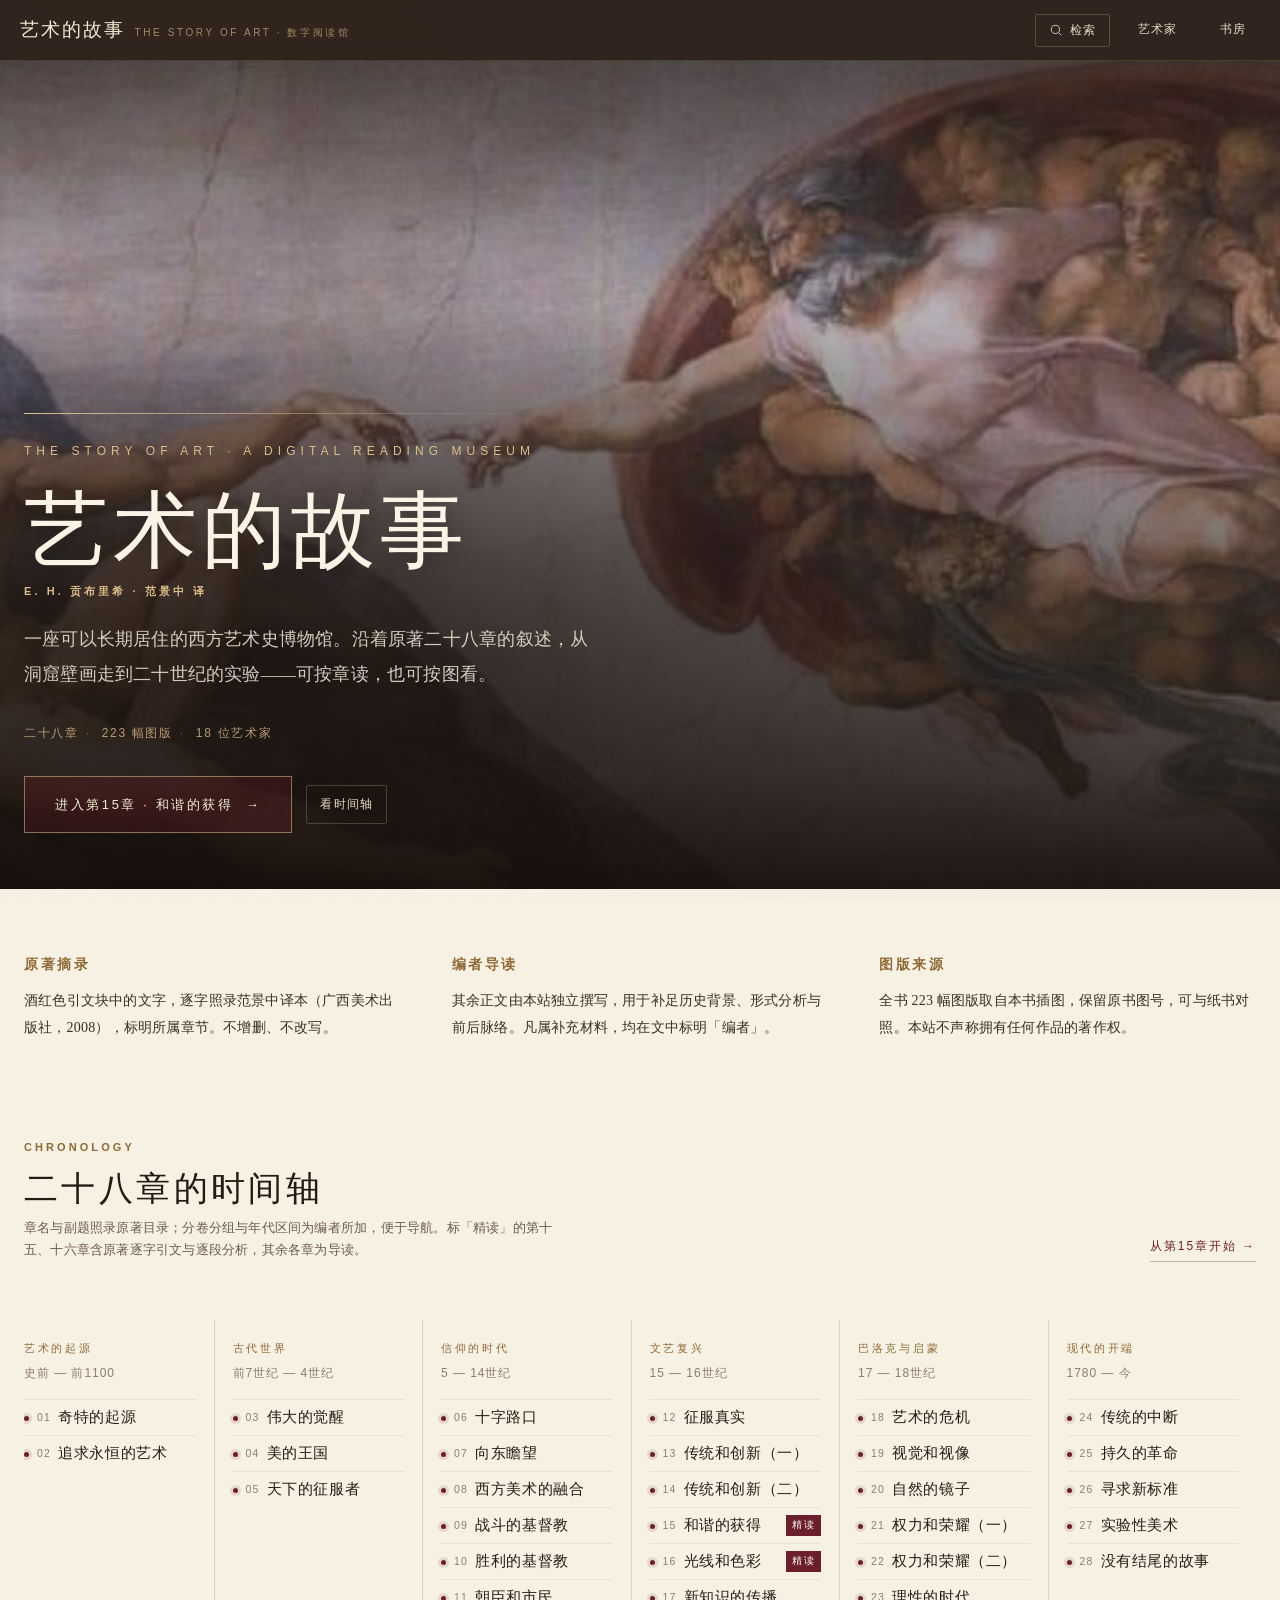
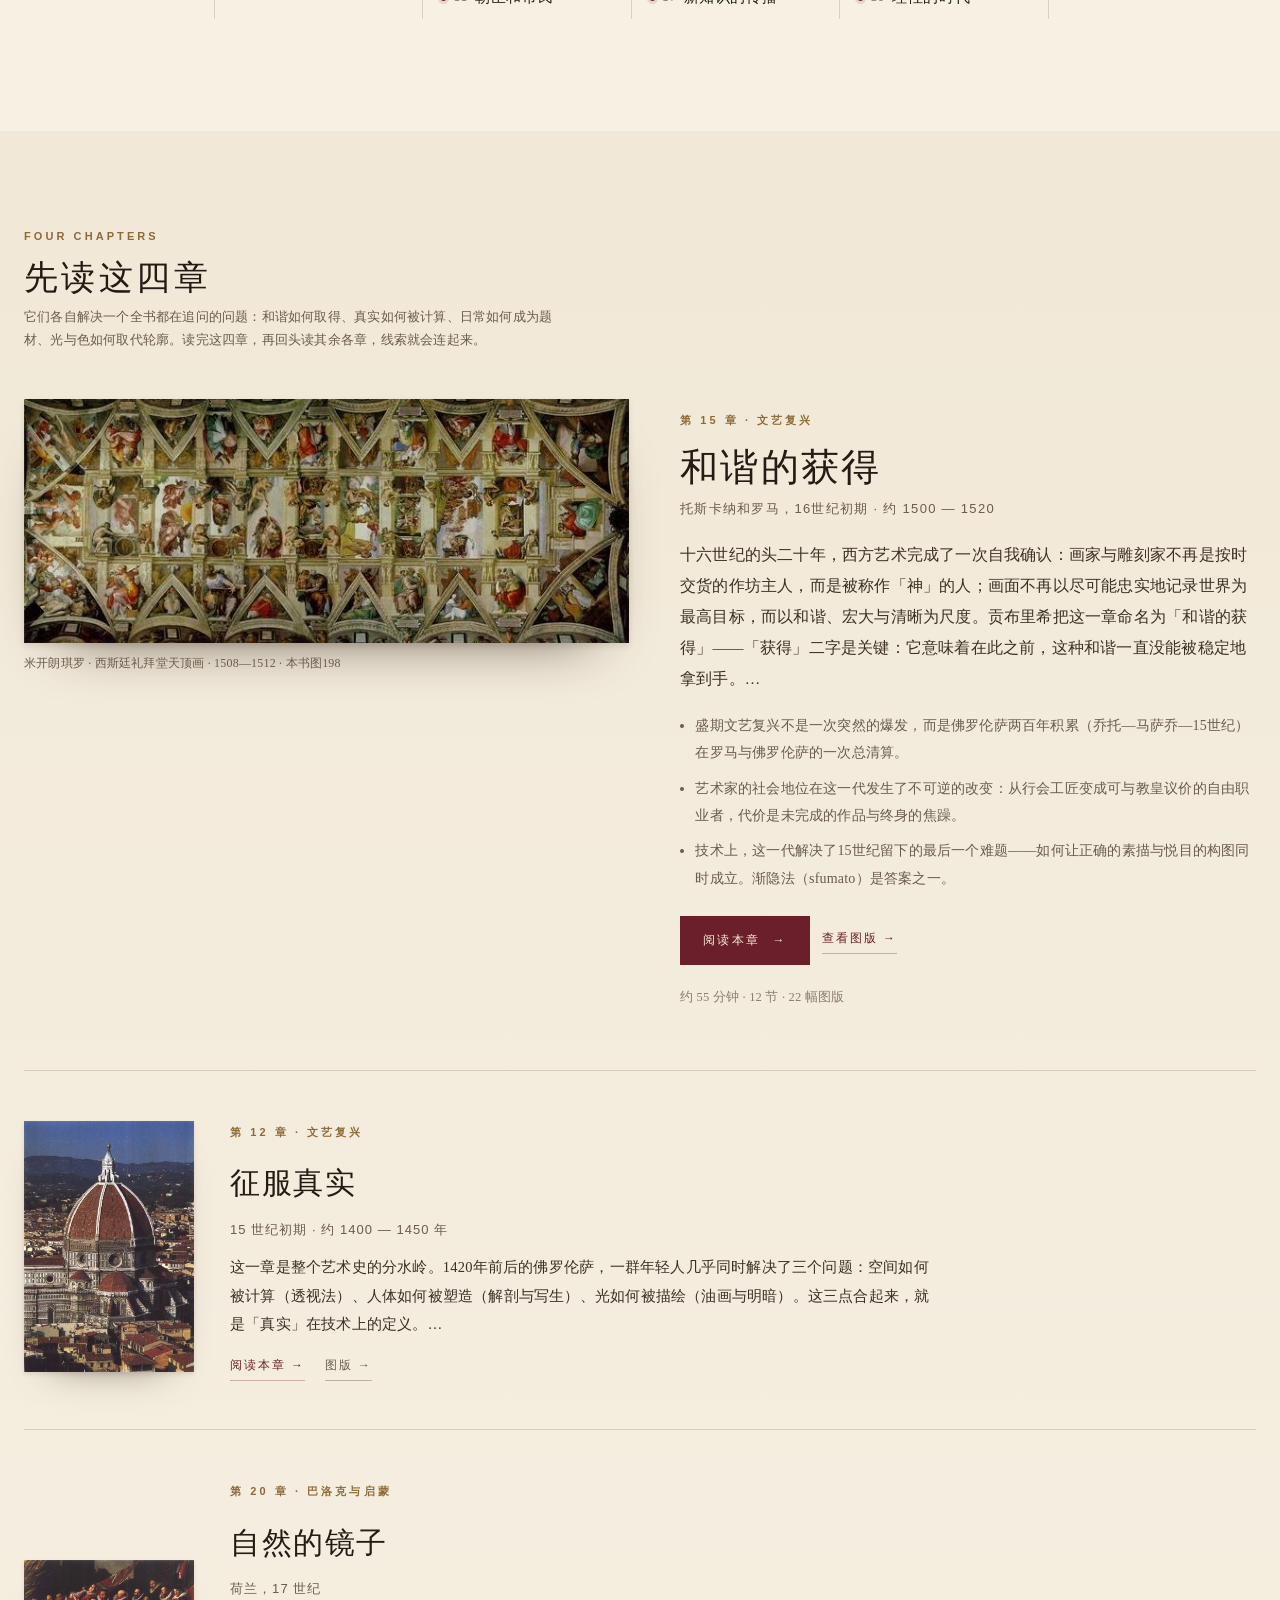
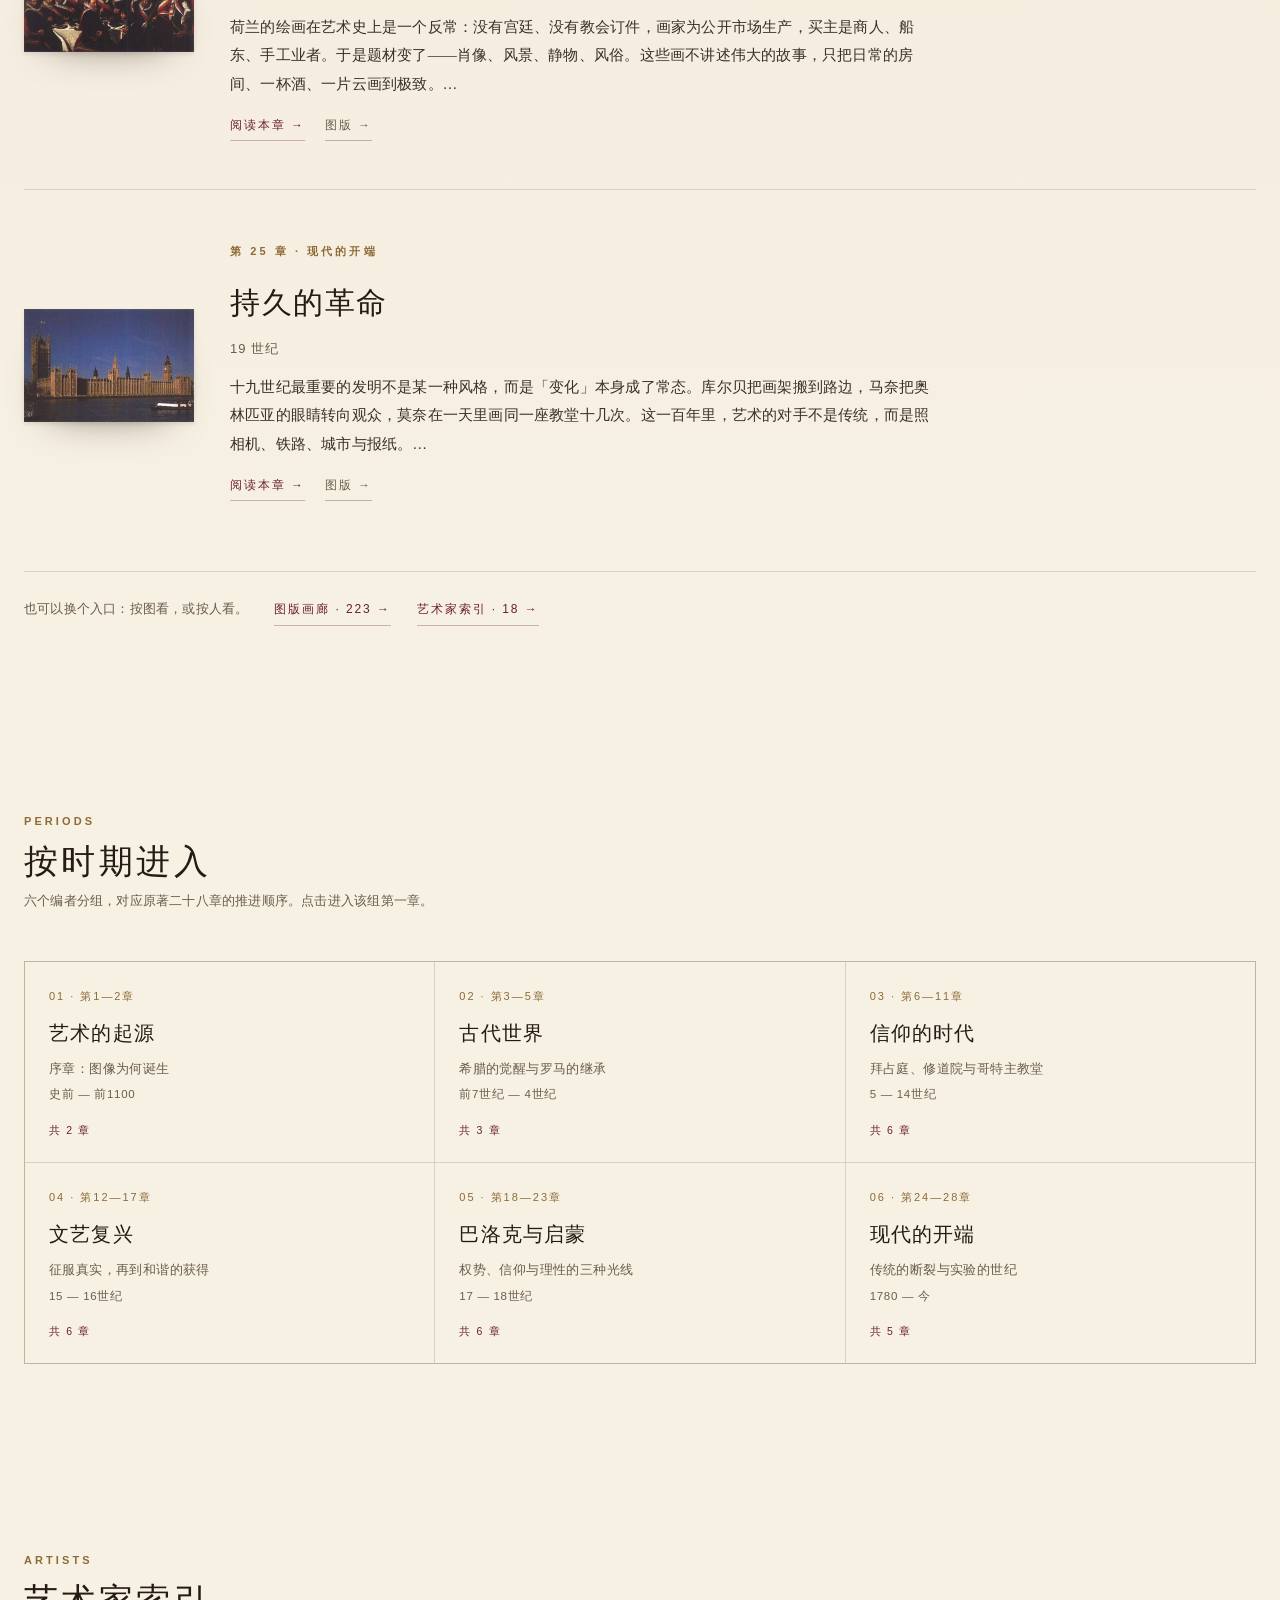
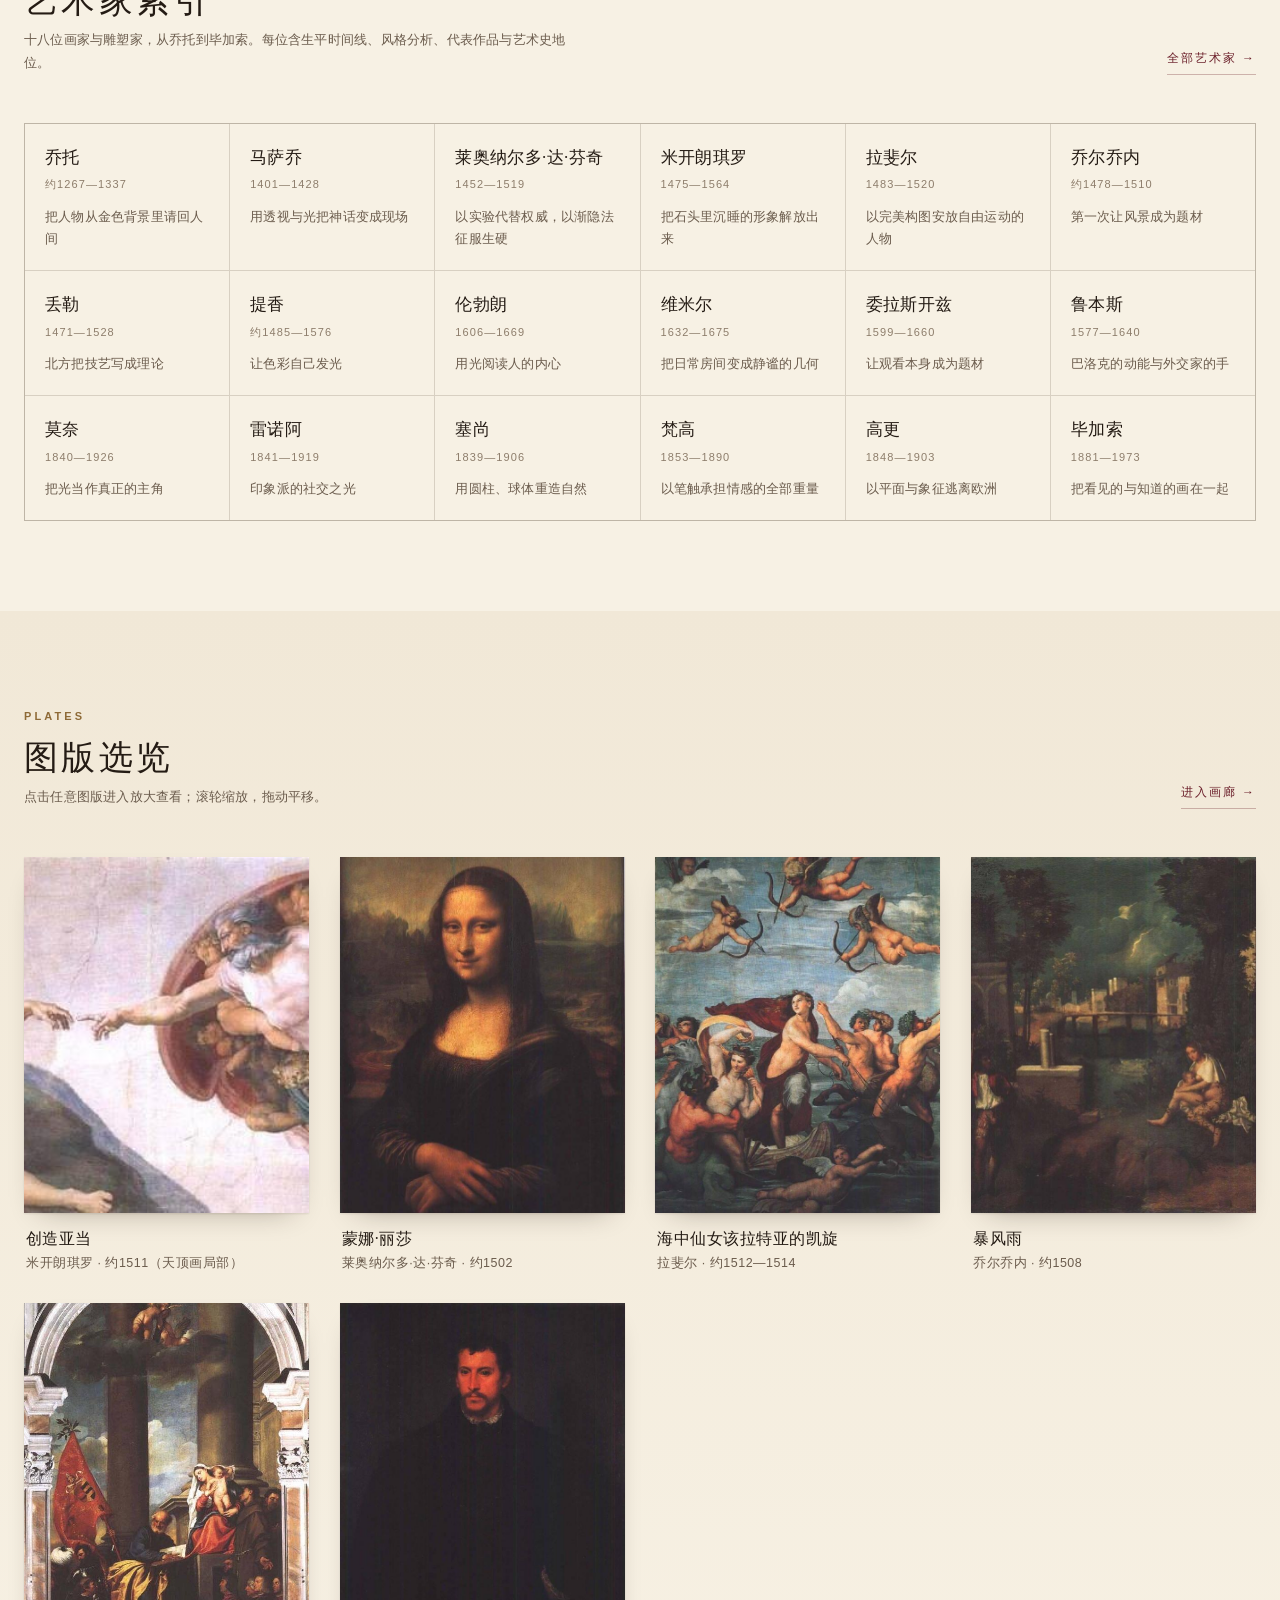
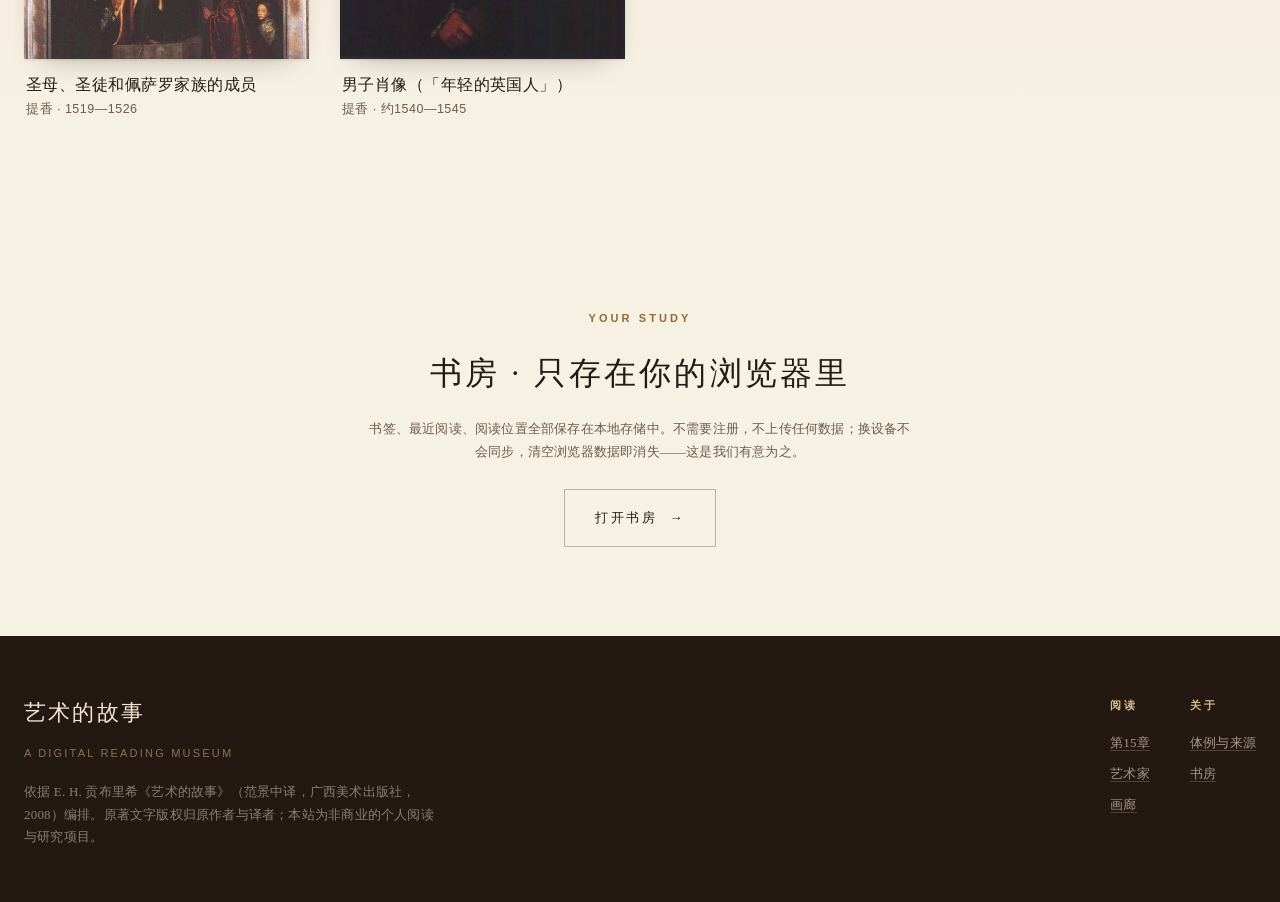
<file: index.html>
<!DOCTYPE html>
<html lang="zh-CN">
<head>
<meta charset="utf-8">
<meta name="viewport" content="width=device-width,initial-scale=1,viewport-fit=cover">
<title>艺术的故事 · 西方艺术史数字阅读馆</title>
<meta name="description" content="以 E. H. 贡布里希《艺术的故事》为骨架的西方艺术史数字阅读馆：原著摘录、编者导读与全书图版。">
<link rel="icon" href="data:image/svg+xml,%3Csvg xmlns='http://www.w3.org/2000/svg' viewBox='0 0 32 32'%3E%3Crect width='32' height='32' fill='%23241812'/%3E%3Ctext x='16' y='23' font-family='Georgia,serif' font-size='20' fill='%23d9bd8c' text-anchor='middle'%3EA%3C/text%3E%3C/svg%3E">
<link rel="stylesheet" href="css/style.css">
</head>
<body>

<div data-topbar></div>

<!-- ============ 封面 ============ -->
<header class="hero">
  <div class="hero__bg">
    <img src="img/ch15/fig200.jpg" alt="米开朗琪罗《创造亚当》，西斯廷礼拜堂天顶画局部" fetchpriority="high">
  </div>
  <div class="hero__inner">
    <div class="hero__rule"></div>
    <p class="hero__latin">The Story of Art · A Digital Reading Museum</p>
    <h1>艺术的故事</h1>
    <p class="eyebrow eyebrow--light" style="margin:0 0 20px">E. H. 贡布里希 · 范景中 译</p>
    <p class="hero__lead">一座可以长期居住的西方艺术史博物馆。沿着原著二十八章的叙述，从洞窟壁画走到二十世纪的实验——可按章读，也可按图看。</p>
    <div class="hero__meta">
      <span>二十八章</span>
      <span>223 幅图版</span>
      <span>18 位艺术家</span>
    </div>
    <div style="margin-top:30px;display:flex;gap:14px;flex-wrap:wrap;align-items:center">
      <a class="cta" href="read.html?id=15">进入第15章 · 和谐的获得 <span class="cta__arrow">→</span></a>
      <a class="tbtn" href="#timeline" style="color:#e9dcc7">看时间轴</a>
    </div>
  </div>
</header>

<!-- ============ 体例说明 ============ -->
<section class="section" style="padding-top:clamp(38px,5vw,62px);padding-bottom:0">
  <div class="wrap">
    <div class="colophon">
      <div>
        <h3>原著摘录</h3>
        <p>酒红色引文块中的文字，逐字照录范景中译本（广西美术出版社，2008），标明所属章节。不增删、不改写。</p>
      </div>
      <div>
        <h3>编者导读</h3>
        <p>其余正文由本站独立撰写，用于补足历史背景、形式分析与前后脉络。凡属补充材料，均在文中标明「编者」。</p>
      </div>
      <div>
        <h3>图版来源</h3>
        <p>全书 223 幅图版取自本书插图，保留原书图号，可与纸书对照。本站不声称拥有任何作品的著作权。</p>
      </div>
    </div>
  </div>
</section>

<!-- ============ 时间轴 ============ -->
<section class="section" id="timeline">
  <div class="wrap">
    <div class="sec-head">
      <div>
        <p class="eyebrow">Chronology</p>
        <h2>二十八章的时间轴</h2>
        <p class="small">章名与副题照录原著目录；分卷分组与年代区间为编者所加，便于导航。标「精读」的第十五、十六章含原著逐字引文与逐段分析，其余各章为导读。</p>
      </div>
      <a class="sec-link" href="read.html?id=15">从第15章开始 →</a>
    </div>
    <div class="timeline"><div class="tl-scroll" id="timelineScroll"></div></div>
  </div>
</section>

<!-- ============ 四章精读 ============ -->
<section class="section section--tint">
  <div class="wrap">
    <div class="sec-head">
      <div>
        <p class="eyebrow">Four Chapters</p>
        <h2>先读这四章</h2>
        <p class="small">它们各自解决一个全书都在追问的问题：和谐如何取得、真实如何被计算、日常如何成为题材、光与色如何取代轮廓。读完这四章，再回头读其余各章，线索就会连起来。</p>
      </div>
    </div>
    <div id="openChapter"></div>
  </div>
</section>

<!-- ============ 时期入口 ============ -->
<section class="section">
  <div class="wrap">
    <div class="sec-head">
      <div>
        <p class="eyebrow">Periods</p>
        <h2>按时期进入</h2>
        <p class="small">六个编者分组，对应原著二十八章的推进顺序。点击进入该组第一章。</p>
      </div>
    </div>
    <div class="periods" id="periodGrid"></div>
  </div>
</section>

<!-- ============ 继续阅读 ============ -->
<section class="section" id="continueSection" style="display:none;padding-top:0">
  <div class="wrap">
    <div class="sec-head">
      <div>
        <p class="eyebrow">Continue</p>
        <h2>继续阅读</h2>
      </div>
      <a class="sec-link" href="study.html">书房 →</a>
    </div>
    <div id="continueList"></div>
  </div>
</section>

<!-- ============ 艺术家 ============ -->
<section class="section">
  <div class="wrap">
    <div class="sec-head">
      <div>
        <p class="eyebrow">Artists</p>
        <h2>艺术家索引</h2>
        <p class="small">十八位画家与雕塑家，从乔托到毕加索。每位含生平时间线、风格分析、代表作品与艺术史地位。</p>
      </div>
      <a class="sec-link" href="artists.html">全部艺术家 →</a>
    </div>
    <div class="people" id="peopleList"></div>
  </div>
</section>

<!-- ============ 作品 ============ -->
<section class="section section--tint">
  <div class="wrap">
    <div class="sec-head">
      <div>
        <p class="eyebrow">Plates</p>
        <h2>图版选览</h2>
        <p class="small">点击任意图版进入放大查看；滚轮缩放，拖动平移。</p>
      </div>
      <a class="sec-link" href="gallery.html?ch=15">进入画廊 →</a>
    </div>
    <div class="plate-grid" id="plateGrid"></div>
  </div>
</section>

<!-- ============ 书房 ============ -->
<section class="section">
  <div class="wrap wrap--narrow" style="text-align:center">
    <p class="eyebrow">Your Study</p>
    <h2 style="font-size:clamp(24px,3vw,32px);font-weight:400;letter-spacing:.1em;margin:12px 0 14px">书房 · 只存在你的浏览器里</h2>
    <p class="small" style="max-width:34rem;margin:0 auto 26px">书签、最近阅读、阅读位置全部保存在本地存储中。不需要注册，不上传任何数据；换设备不会同步，清空浏览器数据即消失——这是我们有意为之。</p>
    <a class="cta" href="study.html" style="border-color:var(--line-strong);color:var(--ink);background:none">打开书房 <span class="cta__arrow">→</span></a>
  </div>
</section>

<footer class="foot">
  <div class="foot__inner">
    <div>
      <div class="foot__t">艺术的故事</div>
      <div class="foot__s">A DIGITAL READING MUSEUM</div>
      <p class="small" style="color:rgba(240,229,211,.5);max-width:26rem;margin-top:16px">依据 E. H. 贡布里希《艺术的故事》（范景中译，广西美术出版社，2008）编排。原著文字版权归原作者与译者；本站为非商业的个人阅读与研究项目。</p>
    </div>
    <div style="display:flex;gap:40px;flex-wrap:wrap;font-size:13px;line-height:2.4">
      <div>
        <div class="eyebrow eyebrow--light" style="margin-bottom:8px">阅读</div>
        <a href="read.html?id=15">第15章</a><br>
        <a href="artists.html">艺术家</a><br>
        <a href="gallery.html">画廊</a>
      </div>
      <div>
        <div class="eyebrow eyebrow--light" style="margin-bottom:8px">关于</div>
        <a href="about.html">体例与来源</a><br>
        <a href="study.html">书房</a>
      </div>
    </div>
  </div>
</footer>

<script src="js/data/meta.js"></script>
<script src="js/data/works-more.js"></script>
<script src="js/data/ch01-03.js"></script>
<script src="js/data/ch04-06.js"></script>
<script src="js/data/ch07-09.js"></script>
<script src="js/data/ch10-12.js"></script>
<script src="js/data/ch13-14-17.js"></script>
<script src="js/data/ch18-20.js"></script>
<script src="js/data/ch21-23.js"></script>
<script src="js/data/ch24-26.js"></script>
<script src="js/data/ch27-28.js"></script>
<script src="js/data/artists-more1.js"></script>
<script src="js/data/artists-more2.js"></script>
<script src="js/data/ch15.js"></script>
<script src="js/data/ch15-s1.js"></script>
<script src="js/data/ch15-s2.js"></script>
<script src="js/data/ch15-s3.js"></script>
<script src="js/data/ch16.js"></script>
<script src="js/data/ch16-s1.js"></script>
<script src="js/data/ch16-s2.js"></script>
<script src="js/data/artists-deep.js"></script>
<script src="js/core.js"></script>
<script src="js/page-home.js"></script>
</body>
</html>
</file>
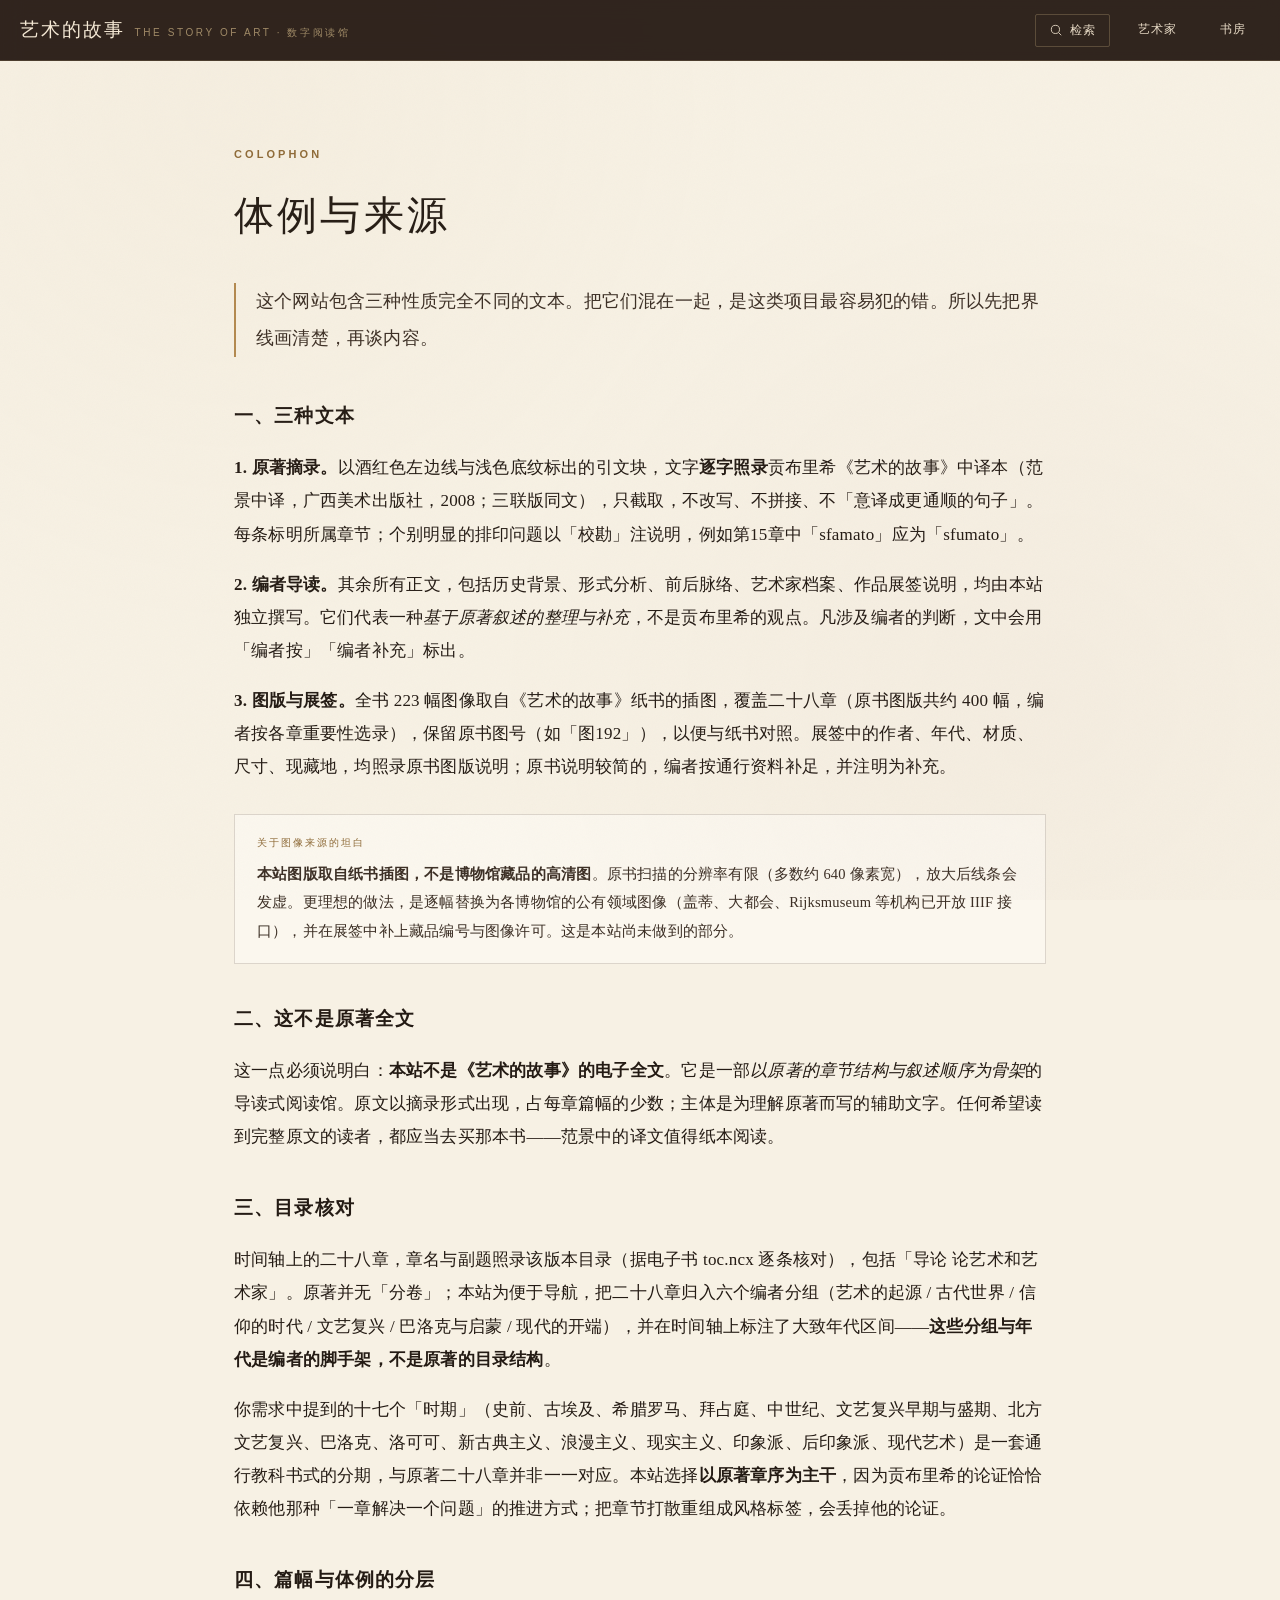
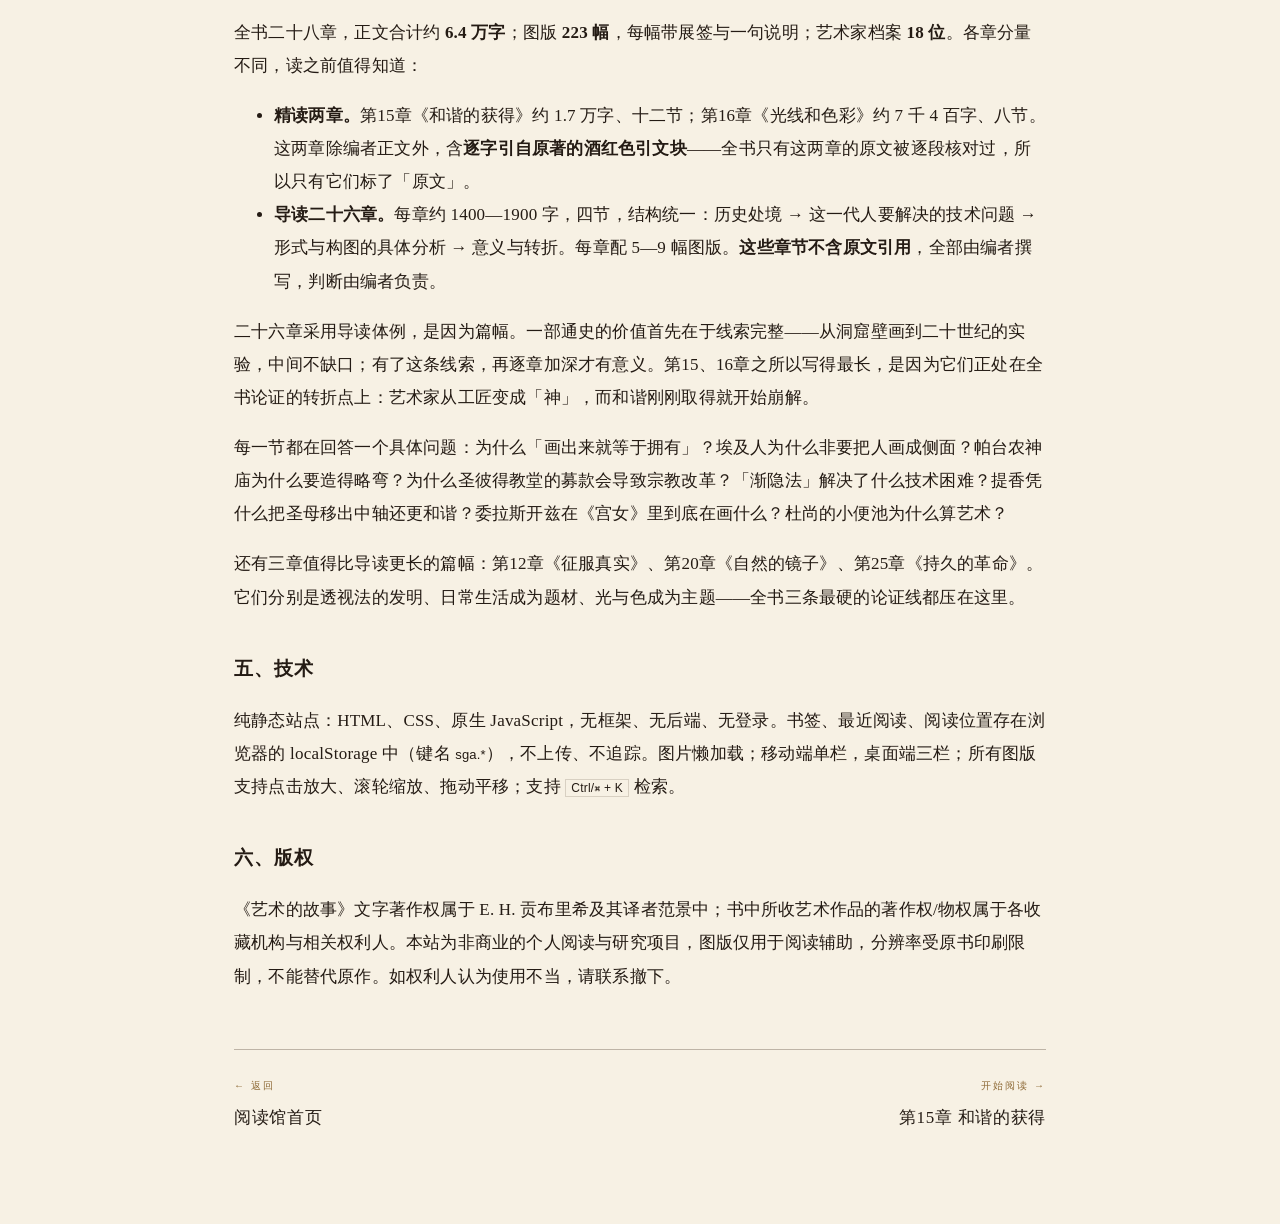
<file: about.html>
<!DOCTYPE html>
<html lang="zh-CN">
<head>
<meta charset="utf-8">
<meta name="viewport" content="width=device-width,initial-scale=1,viewport-fit=cover">
<title>体例与来源 · 艺术的故事</title>
<link rel="icon" href="data:image/svg+xml,%3Csvg xmlns='http://www.w3.org/2000/svg' viewBox='0 0 32 32'%3E%3Crect width='32' height='32' fill='%23241812'/%3E%3Ctext x='16' y='23' font-family='Georgia,serif' font-size='20' fill='%23d9bd8c' text-anchor='middle'%3EA%3C/text%3E%3C/svg%3E">
<link rel="stylesheet" href="css/style.css">
</head>
<body>
<div data-topbar></div>

<main class="wrap wrap--narrow" style="padding-top:clamp(40px,6vw,72px);padding-bottom:90px">
  <p class="eyebrow">Colophon</p>
  <h1 style="font-size:clamp(28px,4vw,40px);font-weight:400;letter-spacing:.08em;margin:12px 0 28px">体例与来源</h1>

  <p class="article__lede" style="margin-bottom:40px">这个网站包含三种性质完全不同的文本。把它们混在一起，是这类项目最容易犯的错。所以先把界线画清楚，再谈内容。</p>

  <h2 style="font-size:19px;font-weight:600;letter-spacing:.06em;margin:36px 0 12px">一、三种文本</h2>

  <p><strong>1. 原著摘录。</strong>以酒红色左边线与浅色底纹标出的引文块，文字<strong>逐字照录</strong>贡布里希《艺术的故事》中译本（范景中译，广西美术出版社，2008；三联版同文），只截取，不改写、不拼接、不「意译成更通顺的句子」。每条标明所属章节；个别明显的排印问题以「校勘」注说明，例如第15章中「sfamato」应为「sfumato」。</p>

  <p><strong>2. 编者导读。</strong>其余所有正文，包括历史背景、形式分析、前后脉络、艺术家档案、作品展签说明，均由本站独立撰写。它们代表一种<em>基于原著叙述的整理与补充</em>，不是贡布里希的观点。凡涉及编者的判断，文中会用「编者按」「编者补充」标出。</p>

  <p><strong>3. 图版与展签。</strong>全书 223 幅图像取自《艺术的故事》纸书的插图，覆盖二十八章（原书图版共约 400 幅，编者按各章重要性选录），保留原书图号（如「图192」），以便与纸书对照。展签中的作者、年代、材质、尺寸、现藏地，均照录原书图版说明；原书说明较简的，编者按通行资料补足，并注明为补充。</p>

  <div class="aside-note">
    <span class="aside-note__t">关于图像来源的坦白</span>
    <strong>本站图版取自纸书插图，不是博物馆藏品的高清图</strong>。原书扫描的分辨率有限（多数约 640 像素宽），放大后线条会发虚。更理想的做法，是逐幅替换为各博物馆的公有领域图像（盖蒂、大都会、Rijksmuseum 等机构已开放 IIIF 接口），并在展签中补上藏品编号与图像许可。这是本站尚未做到的部分。
  </div>

  <h2 style="font-size:19px;font-weight:600;letter-spacing:.06em;margin:36px 0 12px">二、这不是原著全文</h2>

  <p>这一点必须说明白：<strong>本站不是《艺术的故事》的电子全文</strong>。它是一部<em>以原著的章节结构与叙述顺序为骨架</em>的导读式阅读馆。原文以摘录形式出现，占每章篇幅的少数；主体是为理解原著而写的辅助文字。任何希望读到完整原文的读者，都应当去买那本书——范景中的译文值得纸本阅读。</p>

  <h2 style="font-size:19px;font-weight:600;letter-spacing:.06em;margin:36px 0 12px">三、目录核对</h2>

  <p>时间轴上的二十八章，章名与副题照录该版本目录（据电子书 toc.ncx 逐条核对），包括「导论 论艺术和艺术家」。原著并无「分卷」；本站为便于导航，把二十八章归入六个编者分组（艺术的起源 / 古代世界 / 信仰的时代 / 文艺复兴 / 巴洛克与启蒙 / 现代的开端），并在时间轴上标注了大致年代区间——<strong>这些分组与年代是编者的脚手架，不是原著的目录结构</strong>。</p>

  <p>你需求中提到的十七个「时期」（史前、古埃及、希腊罗马、拜占庭、中世纪、文艺复兴早期与盛期、北方文艺复兴、巴洛克、洛可可、新古典主义、浪漫主义、现实主义、印象派、后印象派、现代艺术）是一套通行教科书式的分期，与原著二十八章并非一一对应。本站选择<strong>以原著章序为主干</strong>，因为贡布里希的论证恰恰依赖他那种「一章解决一个问题」的推进方式；把章节打散重组成风格标签，会丢掉他的论证。</p>

  <h2 style="font-size:19px;font-weight:600;letter-spacing:.06em;margin:36px 0 12px">四、篇幅与体例的分层</h2>

  <p>全书二十八章，正文合计约 <strong>6.4 万字</strong>；图版 <strong>223 幅</strong>，每幅带展签与一句说明；艺术家档案 <strong>18 位</strong>。各章分量不同，读之前值得知道：</p>

  <ul>
    <li><strong>精读两章。</strong>第15章《和谐的获得》约 1.7 万字、十二节；第16章《光线和色彩》约 7 千 4 百字、八节。这两章除编者正文外，含<strong>逐字引自原著的酒红色引文块</strong>——全书只有这两章的原文被逐段核对过，所以只有它们标了「原文」。</li>
    <li><strong>导读二十六章。</strong>每章约 1400—1900 字，四节，结构统一：历史处境 → 这一代人要解决的技术问题 → 形式与构图的具体分析 → 意义与转折。每章配 5—9 幅图版。<strong>这些章节不含原文引用</strong>，全部由编者撰写，判断由编者负责。</li>
  </ul>

  <p>二十六章采用导读体例，是因为篇幅。一部通史的价值首先在于线索完整——从洞窟壁画到二十世纪的实验，中间不缺口；有了这条线索，再逐章加深才有意义。第15、16章之所以写得最长，是因为它们正处在全书论证的转折点上：艺术家从工匠变成「神」，而和谐刚刚取得就开始崩解。</p>

  <p>每一节都在回答一个具体问题：为什么「画出来就等于拥有」？埃及人为什么非要把人画成侧面？帕台农神庙为什么要造得略弯？为什么圣彼得教堂的募款会导致宗教改革？「渐隐法」解决了什么技术困难？提香凭什么把圣母移出中轴还更和谐？委拉斯开兹在《宫女》里到底在画什么？杜尚的小便池为什么算艺术？</p>

  <p>还有三章值得比导读更长的篇幅：第12章《征服真实》、第20章《自然的镜子》、第25章《持久的革命》。它们分别是透视法的发明、日常生活成为题材、光与色成为主题——全书三条最硬的论证线都压在这里。</p>

  <h2 style="font-size:19px;font-weight:600;letter-spacing:.06em;margin:36px 0 12px">五、技术</h2>

  <p>纯静态站点：HTML、CSS、原生 JavaScript，无框架、无后端、无登录。书签、最近阅读、阅读位置存在浏览器的 localStorage 中（键名 <code style="font-family:var(--sans);font-size:13px">sga.*</code>），不上传、不追踪。图片懒加载；移动端单栏，桌面端三栏；所有图版支持点击放大、滚轮缩放、拖动平移；支持 <kbd style="font-family:var(--sans);font-size:12px;border:1px solid var(--line);padding:1px 5px">Ctrl/⌘ + K</kbd> 检索。</p>

  <h2 style="font-size:19px;font-weight:600;letter-spacing:.06em;margin:36px 0 12px">六、版权</h2>

  <p>《艺术的故事》文字著作权属于 E. H. 贡布里希及其译者范景中；书中所收艺术作品的著作权/物权属于各收藏机构与相关权利人。本站为非商业的个人阅读与研究项目，图版仅用于阅读辅助，分辨率受原书印刷限制，不能替代原作。如权利人认为使用不当，请联系撤下。</p>

  <div class="ch-end" style="margin-top:56px">
    <a href="index.html"><span class="ch-end__dir">← 返回</span><span class="ch-end__t">阅读馆首页</span></a>
    <a href="read.html?id=15" style="text-align:right"><span class="ch-end__dir">开始阅读 →</span><span class="ch-end__t">第15章 和谐的获得</span></a>
  </div>
</main>

<script src="js/data/meta.js"></script>
<script src="js/core.js"></script>
</body>
</html>
</file>
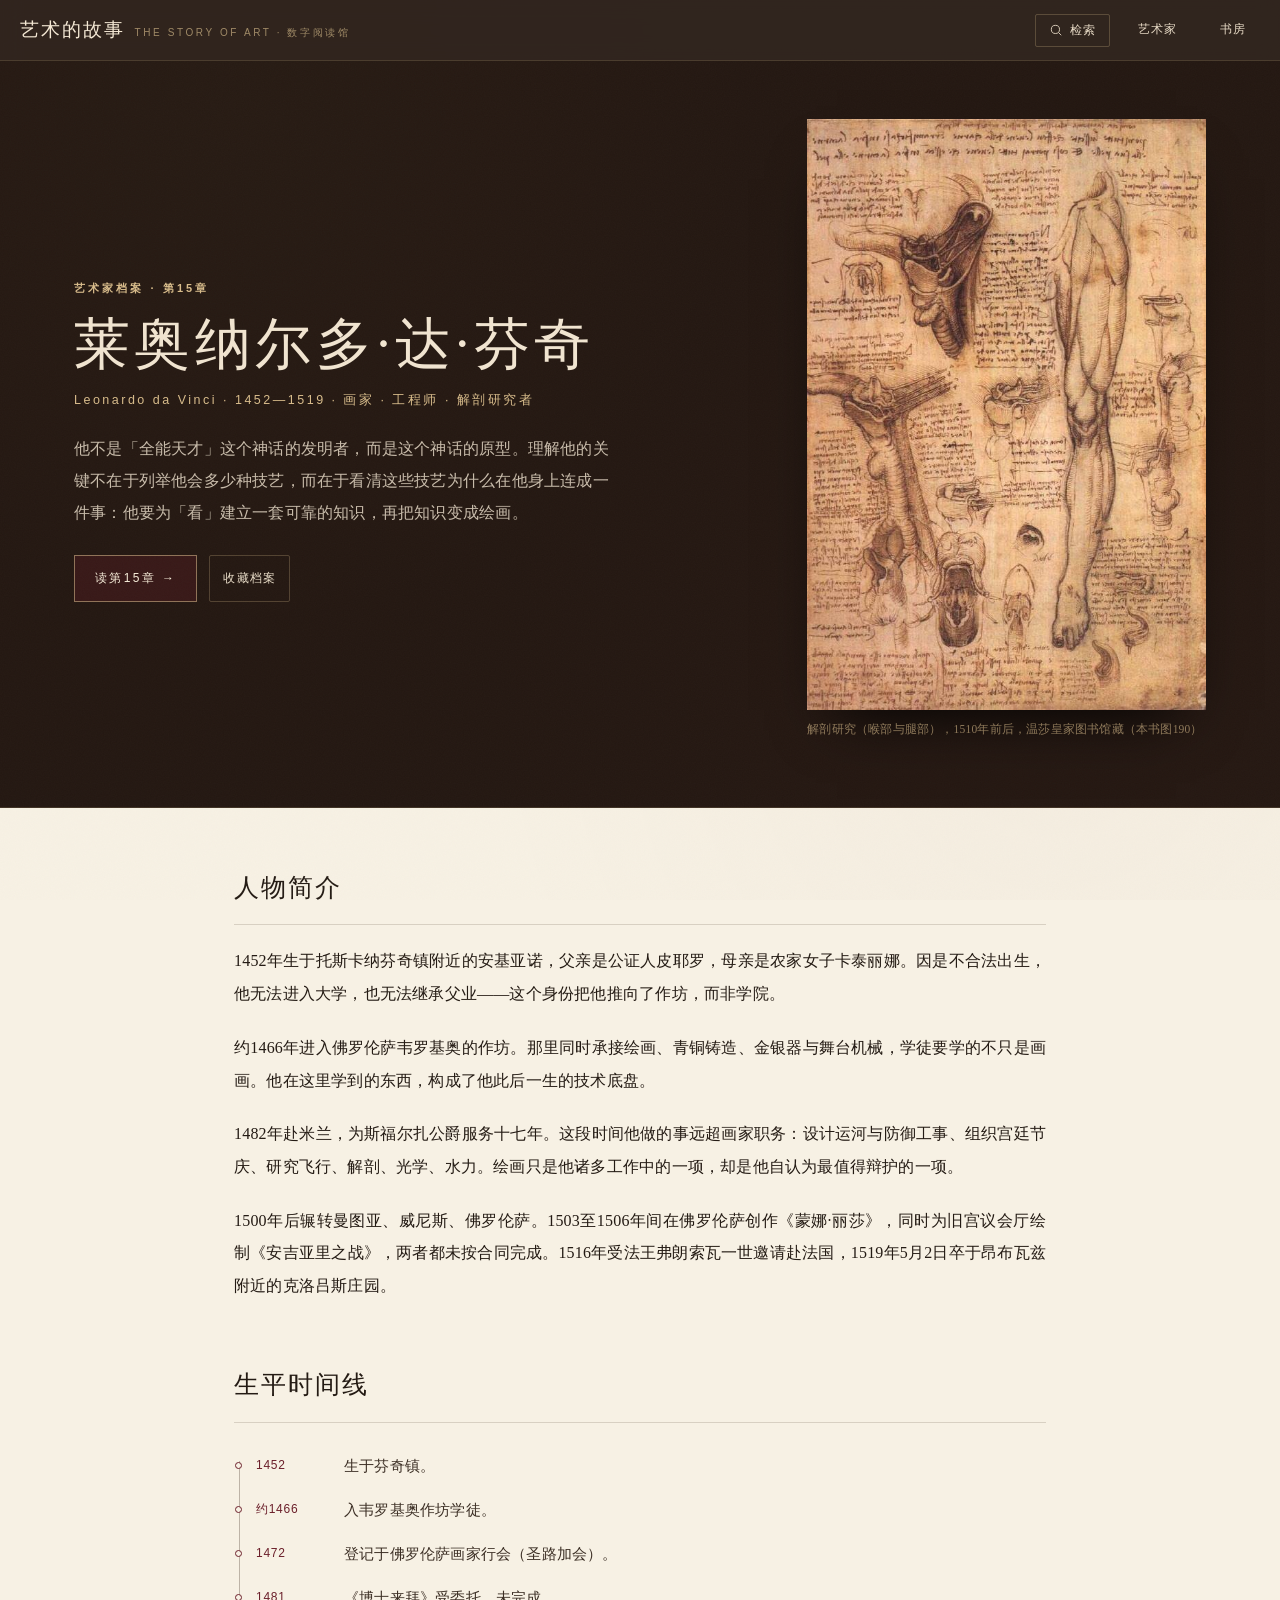
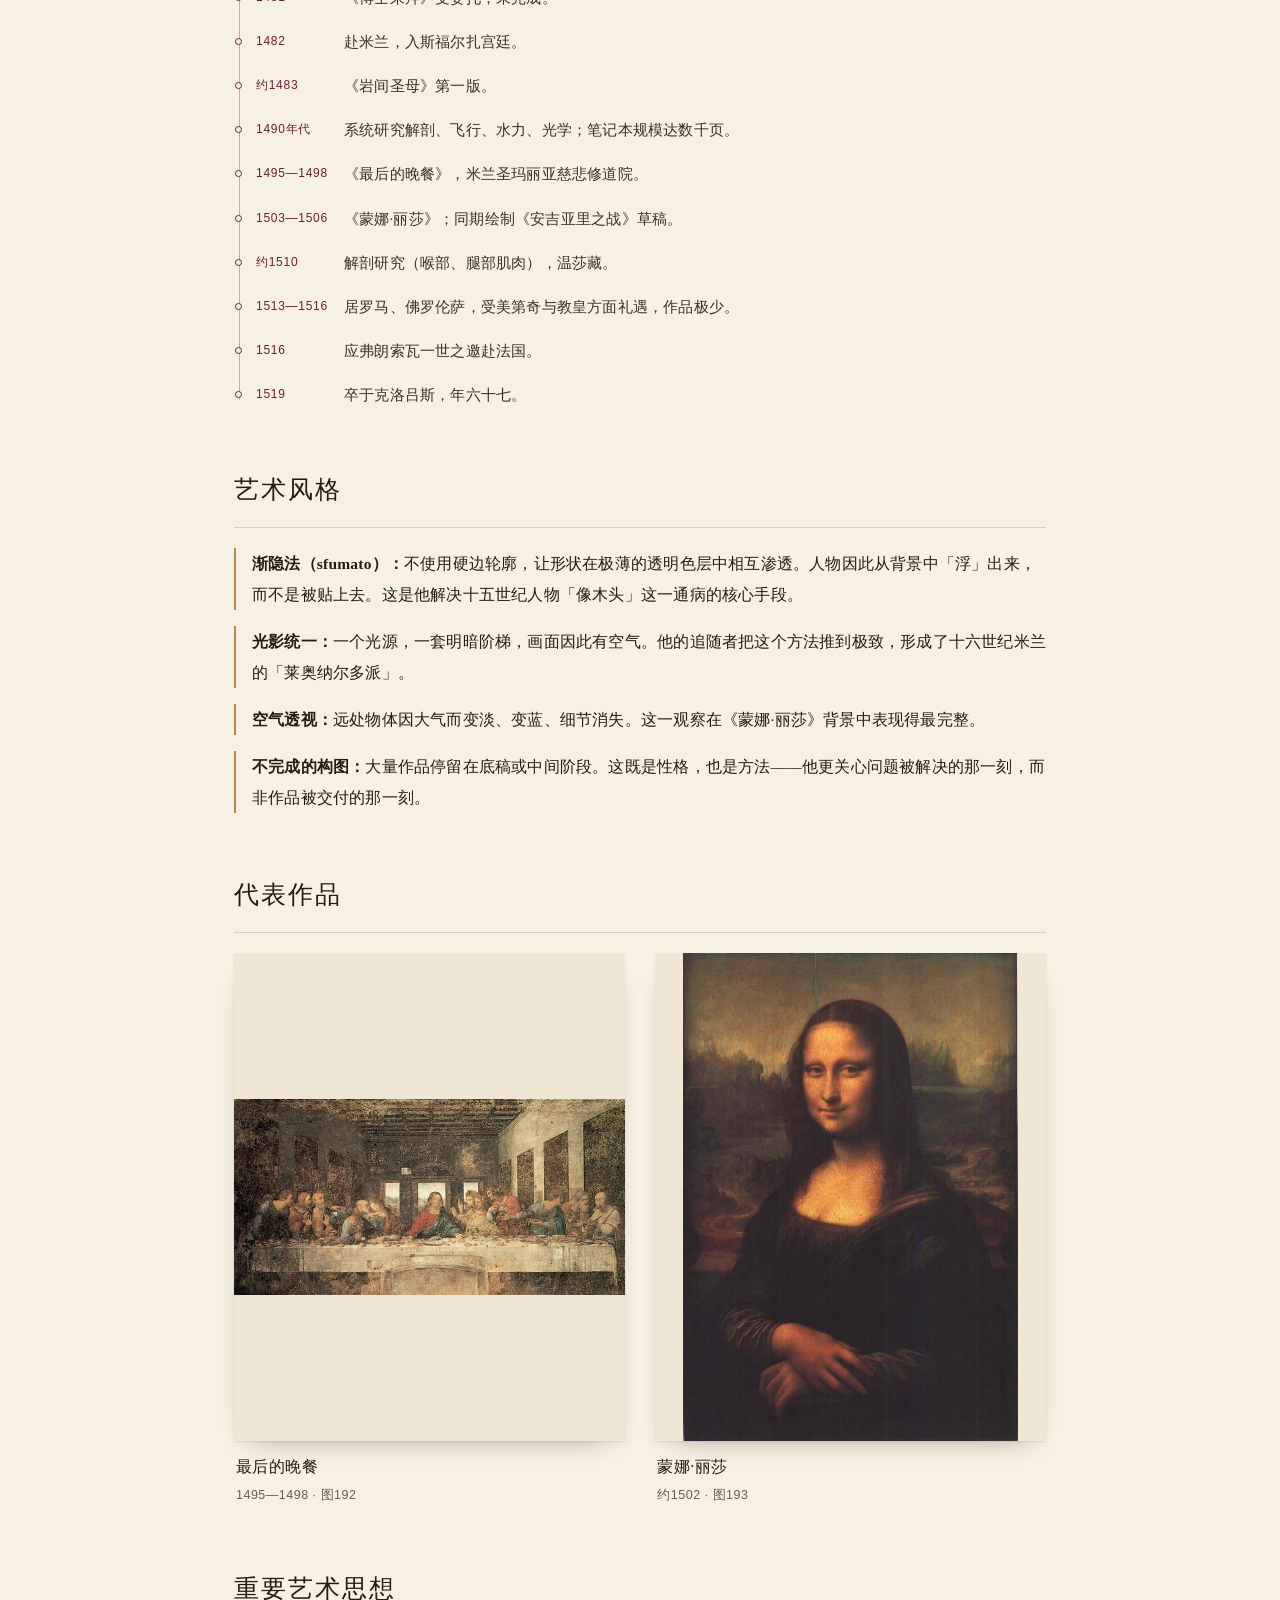
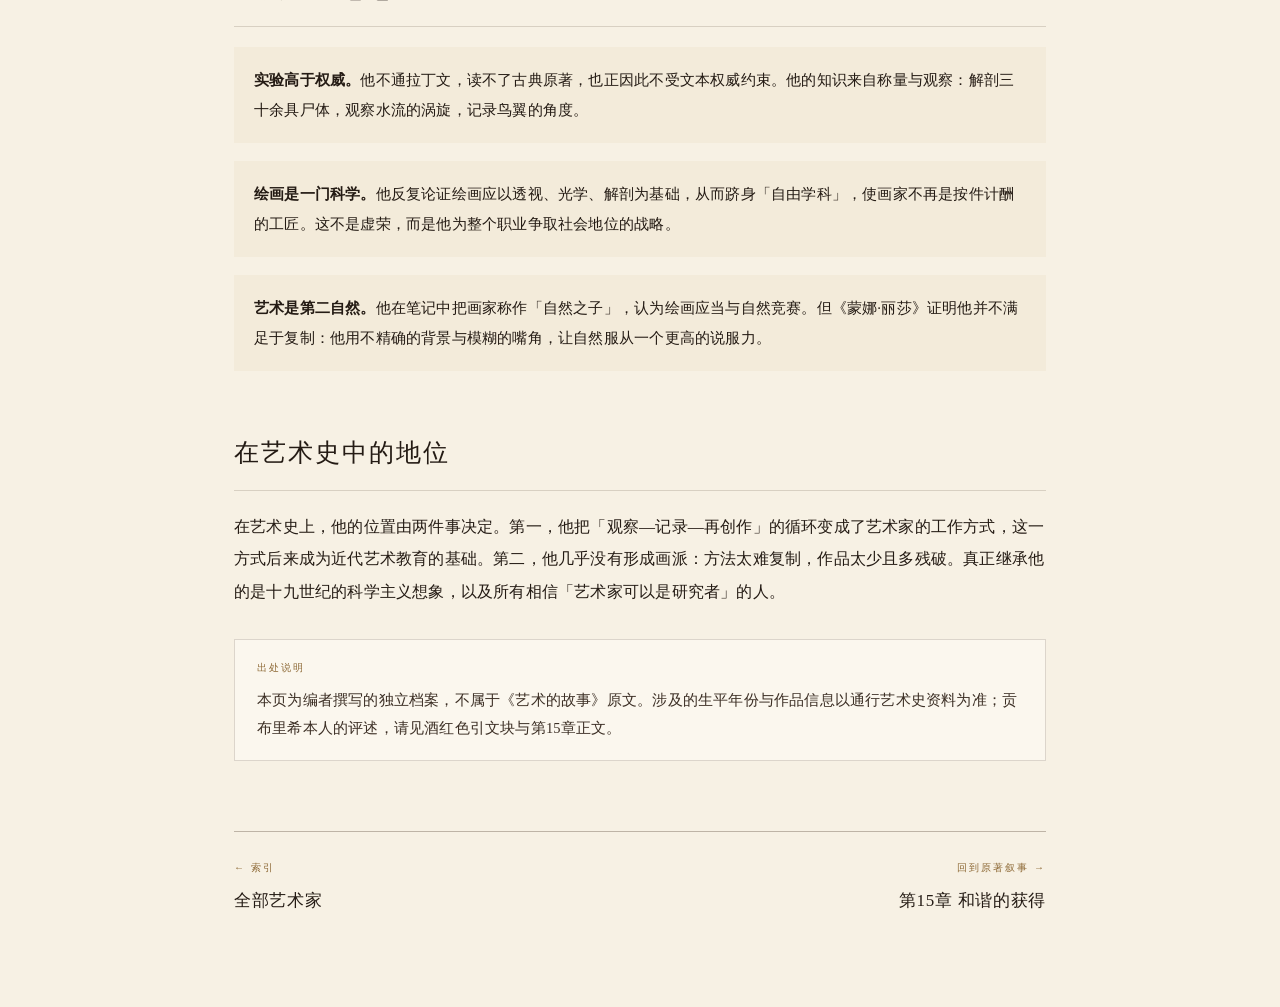
<file: artist.html>
<!DOCTYPE html>
<html lang="zh-CN">
<head>
<meta charset="utf-8">
<meta name="viewport" content="width=device-width,initial-scale=1,viewport-fit=cover">
<title>艺术家档案 · 艺术的故事</title>
<link rel="icon" href="data:image/svg+xml,%3Csvg xmlns='http://www.w3.org/2000/svg' viewBox='0 0 32 32'%3E%3Crect width='32' height='32' fill='%23241812'/%3E%3Ctext x='16' y='23' font-family='Georgia,serif' font-size='20' fill='%23d9bd8c' text-anchor='middle'%3EA%3C/text%3E%3C/svg%3E">
<link rel="stylesheet" href="css/style.css">
</head>
<body>
<div data-topbar></div>
<header class="artist-hero" id="heroHost"></header>
<main class="wrap wrap--narrow" style="padding-top:clamp(34px,5vw,56px);padding-bottom:90px" id="artistHost"></main>

<script src="js/data/meta.js"></script>
<script src="js/data/works-more.js"></script>
<script src="js/data/ch01-03.js"></script>
<script src="js/data/ch04-06.js"></script>
<script src="js/data/ch07-09.js"></script>
<script src="js/data/ch10-12.js"></script>
<script src="js/data/ch13-14-17.js"></script>
<script src="js/data/ch18-20.js"></script>
<script src="js/data/ch21-23.js"></script>
<script src="js/data/ch24-26.js"></script>
<script src="js/data/ch27-28.js"></script>
<script src="js/data/artists-more1.js"></script>
<script src="js/data/artists-more2.js"></script>
<script src="js/data/ch15.js"></script>
<script src="js/data/ch15-s1.js"></script>
<script src="js/data/ch15-s2.js"></script>
<script src="js/data/ch15-s3.js"></script>
<script src="js/data/artists-deep.js"></script>
<script src="js/core.js"></script>
<script src="js/page-artist.js"></script>
</body>
</html>
</file>
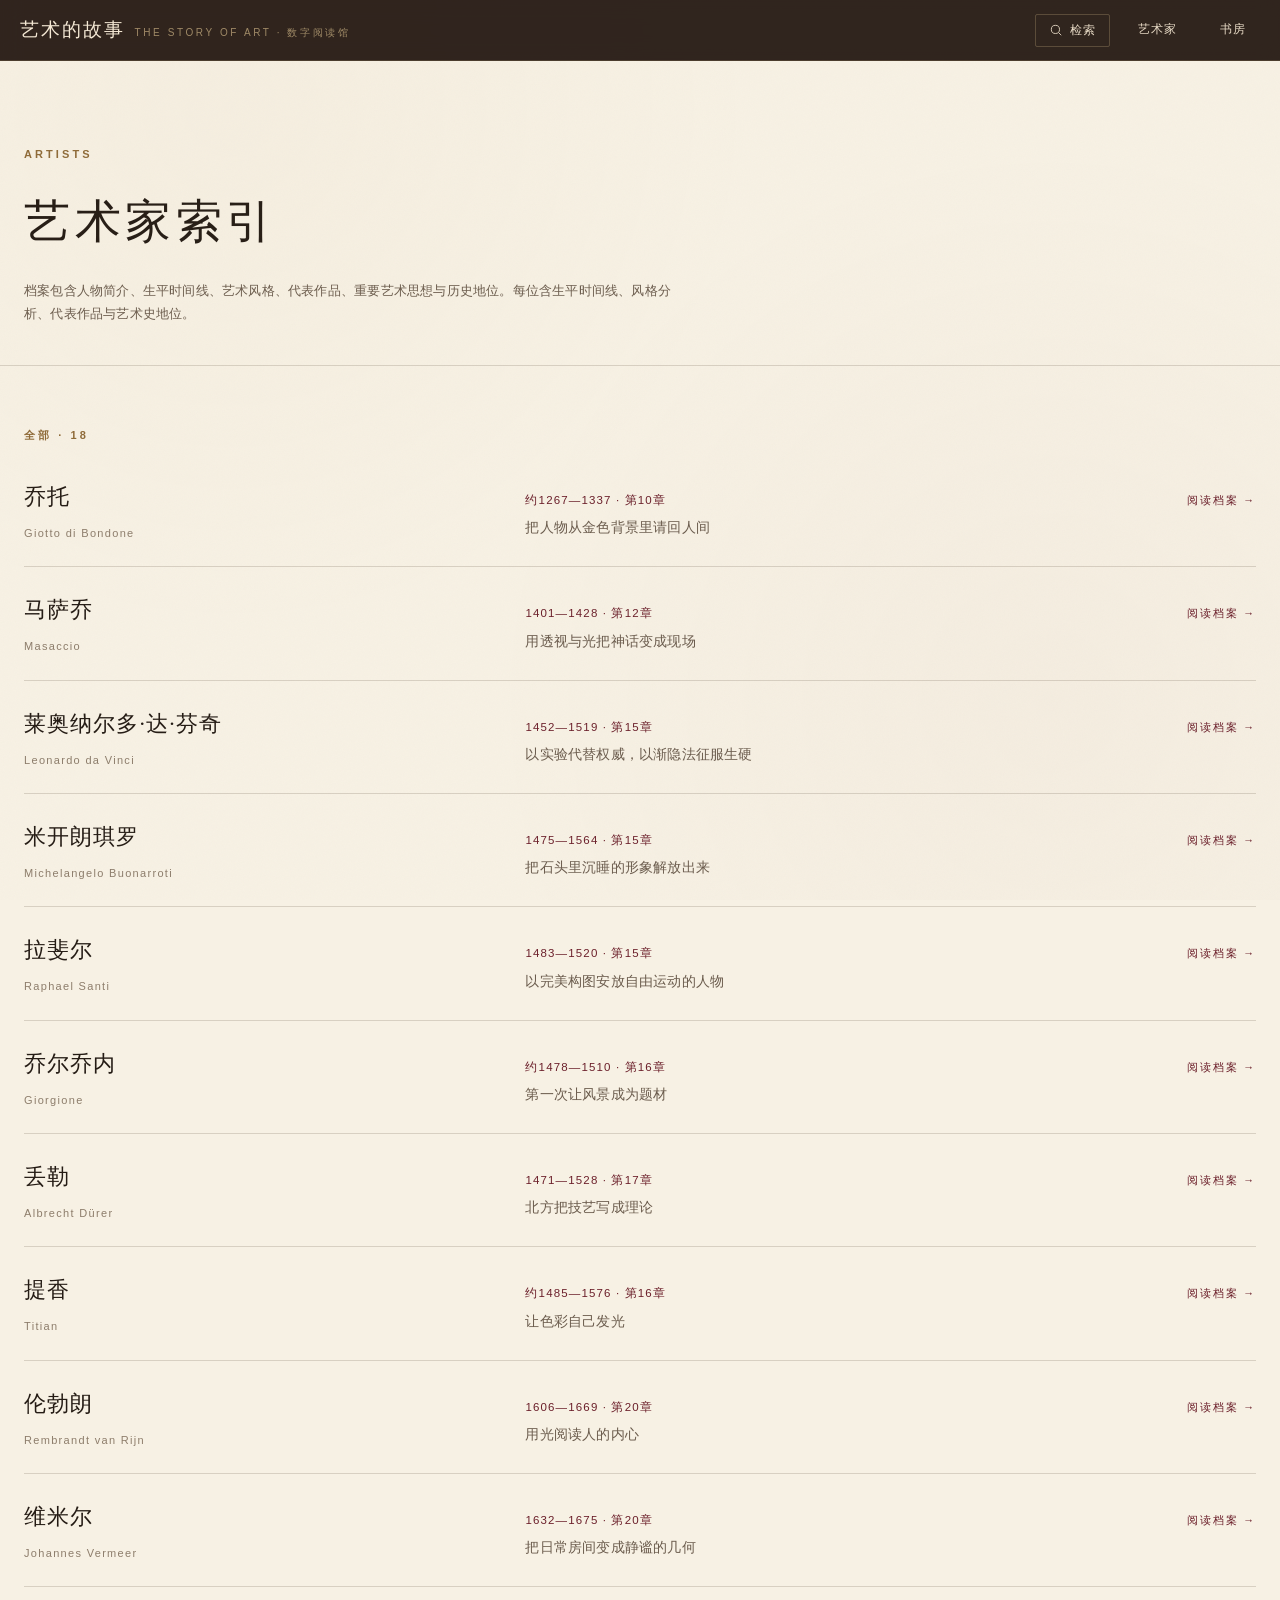
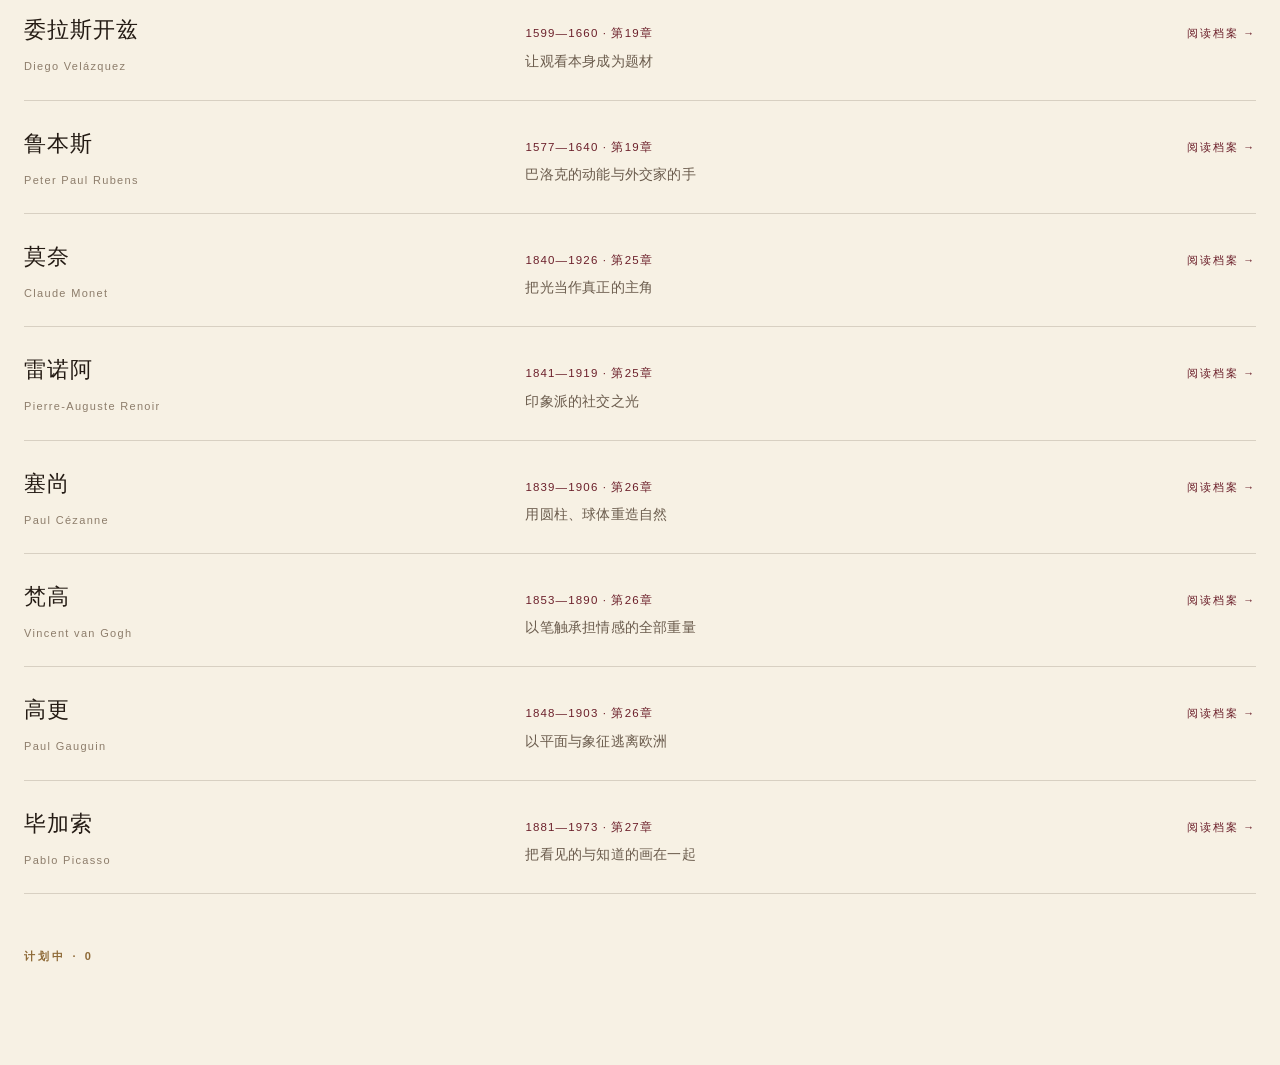
<file: artists.html>
<!DOCTYPE html>
<html lang="zh-CN">
<head>
<meta charset="utf-8">
<meta name="viewport" content="width=device-width,initial-scale=1,viewport-fit=cover">
<title>艺术家索引 · 艺术的故事</title>
<link rel="icon" href="data:image/svg+xml,%3Csvg xmlns='http://www.w3.org/2000/svg' viewBox='0 0 32 32'%3E%3Crect width='32' height='32' fill='%23241812'/%3E%3Ctext x='16' y='23' font-family='Georgia,serif' font-size='20' fill='%23d9bd8c' text-anchor='middle'%3EA%3C/text%3E%3C/svg%3E">
<link rel="stylesheet" href="css/style.css">
</head>
<body>
<div data-topbar></div>

<header class="wrap" style="padding-top:clamp(40px,6vw,72px);padding-bottom:26px;border-bottom:1px solid var(--line)">
  <p class="eyebrow">Artists</p>
  <h1 style="font-size:clamp(30px,4.6vw,46px);font-weight:400;letter-spacing:.1em;margin:12px 0 10px">艺术家索引</h1>
  <p class="small" style="max-width:42rem">档案包含人物简介、生平时间线、艺术风格、代表作品、重要艺术思想与历史地位。每位含生平时间线、风格分析、代表作品与艺术史地位。</p>
</header>

<main class="wrap" style="padding:clamp(30px,4vw,48px) 24px 90px">
  <div id="artistList"></div>
</main>

<script src="js/data/meta.js"></script>
<script src="js/data/works-more.js"></script>
<script src="js/data/ch01-03.js"></script>
<script src="js/data/ch04-06.js"></script>
<script src="js/data/ch07-09.js"></script>
<script src="js/data/ch10-12.js"></script>
<script src="js/data/ch13-14-17.js"></script>
<script src="js/data/ch18-20.js"></script>
<script src="js/data/ch21-23.js"></script>
<script src="js/data/ch24-26.js"></script>
<script src="js/data/ch27-28.js"></script>
<script src="js/data/artists-more1.js"></script>
<script src="js/data/artists-more2.js"></script>
<script src="js/core.js"></script>
<script>
(function(){
  const {$, esc} = SGA;
  const ready = window.ARTISTS.filter(a=>a.ready);
  const planned = window.ARTISTS.filter(a=>!a.ready);

  const row = a => `
    <a href="artist.html?id=${a.id}" style="display:grid;grid-template-columns:minmax(0,1.2fr) minmax(0,1.6fr) auto;gap:20px;align-items:baseline;padding:22px 0;border-bottom:1px solid var(--line)">
      <div>
        <div style="font-size:22px;letter-spacing:.05em">${esc(a.n)}</div>
        <div style="font-family:var(--sans);font-size:11px;letter-spacing:.12em;color:var(--ink-faint);margin-top:4px">${esc(a.en)}</div>
      </div>
      <div>
        <div style="font-family:var(--sans);font-size:11.5px;letter-spacing:.1em;color:var(--burgundy);margin-bottom:4px">${esc(a.life)} · 第${a.ch}章</div>
        <div style="font-size:14px;color:var(--ink-soft);line-height:1.8">${esc(a.tag)}</div>
      </div>
      <div style="font-family:var(--sans);font-size:11px;letter-spacing:.16em;color:var(--burgundy)">阅读档案 →</div>
    </a>`;

  const soon = a => `
    <div style="display:grid;grid-template-columns:minmax(0,1.2fr) minmax(0,1.6fr) auto;gap:20px;align-items:baseline;padding:18px 0;border-bottom:1px solid rgba(58,38,24,.08);opacity:.55">
      <div>
        <div style="font-size:19px;letter-spacing:.05em">${esc(a.n)}</div>
        <div style="font-family:var(--sans);font-size:10.5px;letter-spacing:.12em;color:var(--ink-faint);margin-top:4px">${esc(a.en)}</div>
      </div>
      <div>
        <div style="font-family:var(--sans);font-size:11px;letter-spacing:.1em;color:var(--ink-faint);margin-bottom:4px">${esc(a.life)} · 第${a.ch}章</div>
        <div style="font-size:13.5px;color:var(--ink-soft)">${esc(a.tag)}</div>
      </div>
      <div style="font-family:var(--sans);font-size:10.5px;letter-spacing:.14em;color:var(--ink-faint)">待补</div>
    </div>`;

  $("#artistList").innerHTML = `
    <p class="eyebrow" style="margin-bottom:8px">全部 · ${ready.length}</p>
    ${ready.map(row).join("")}
    <p class="eyebrow" style="margin:52px 0 8px">计划中 · ${planned.length}</p>
    ${planned.map(soon).join("")}`;
})();
</script>
</body>
</html>
</file>
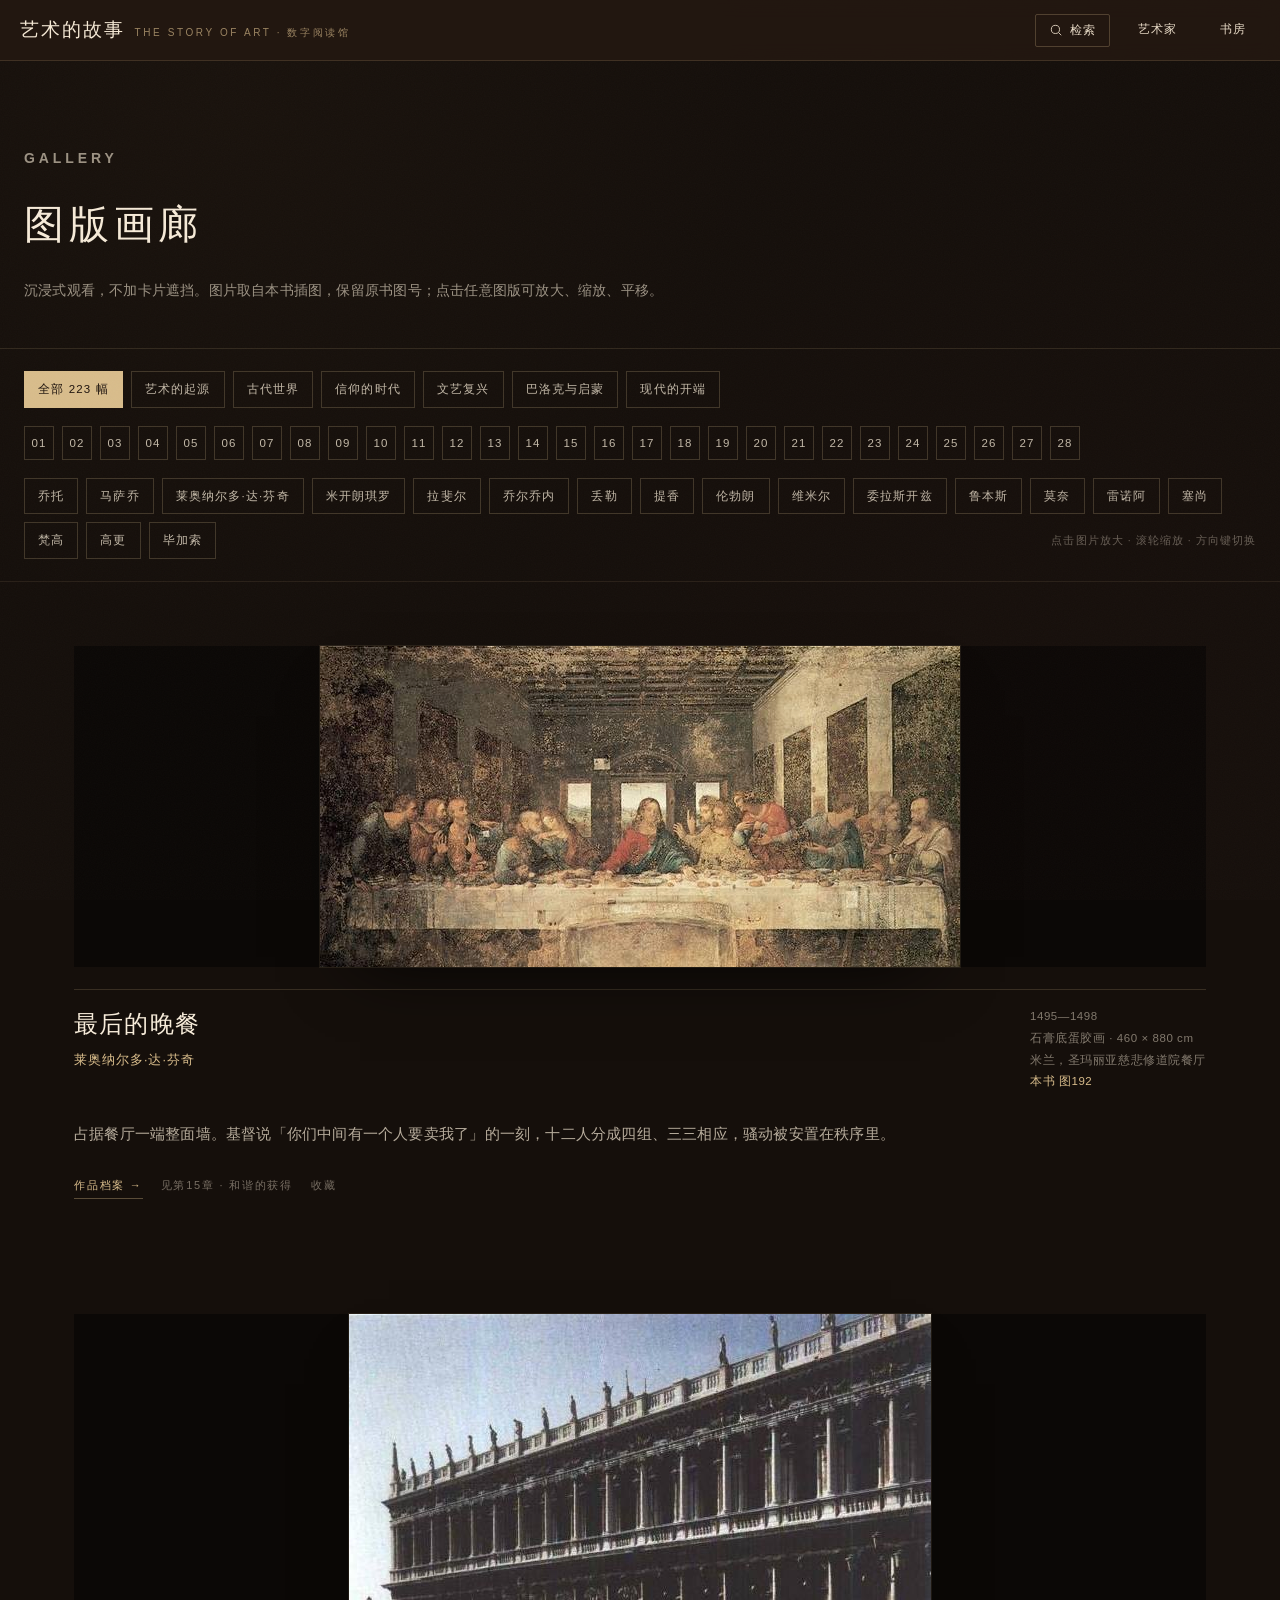
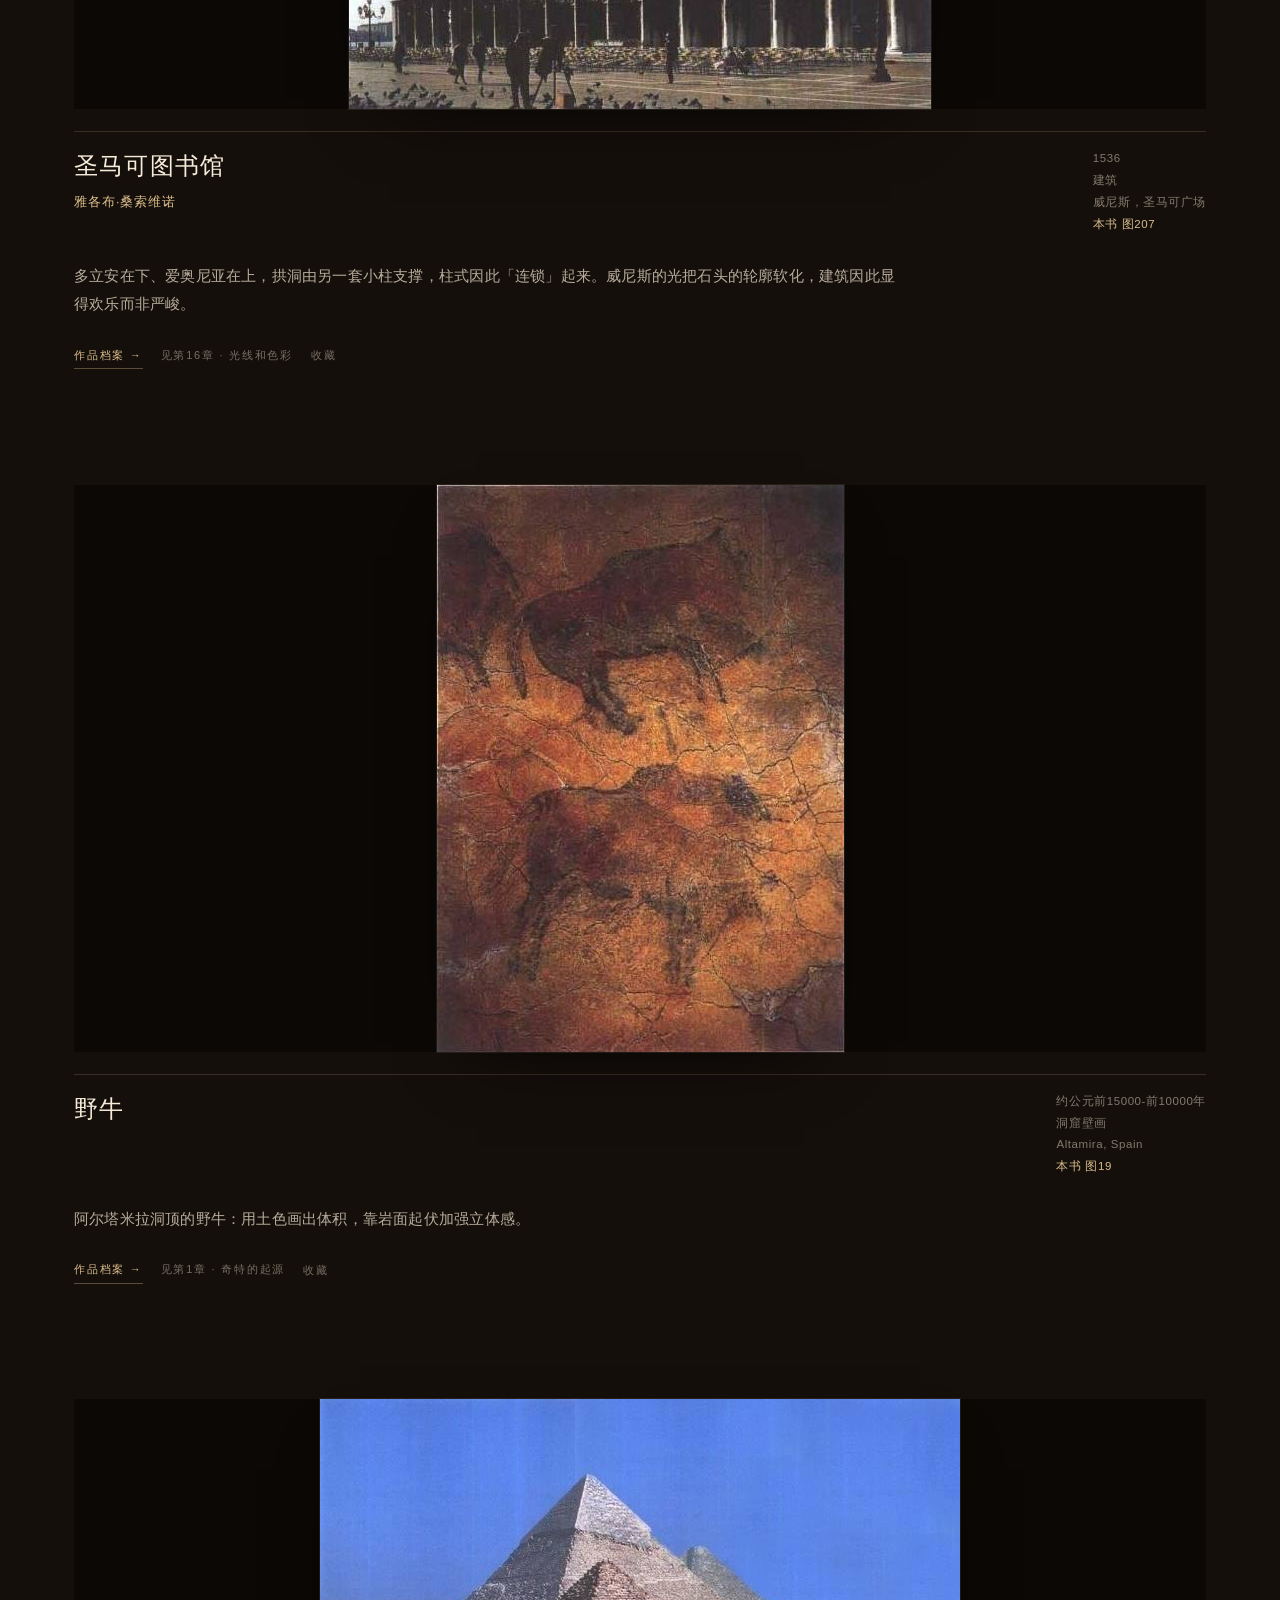
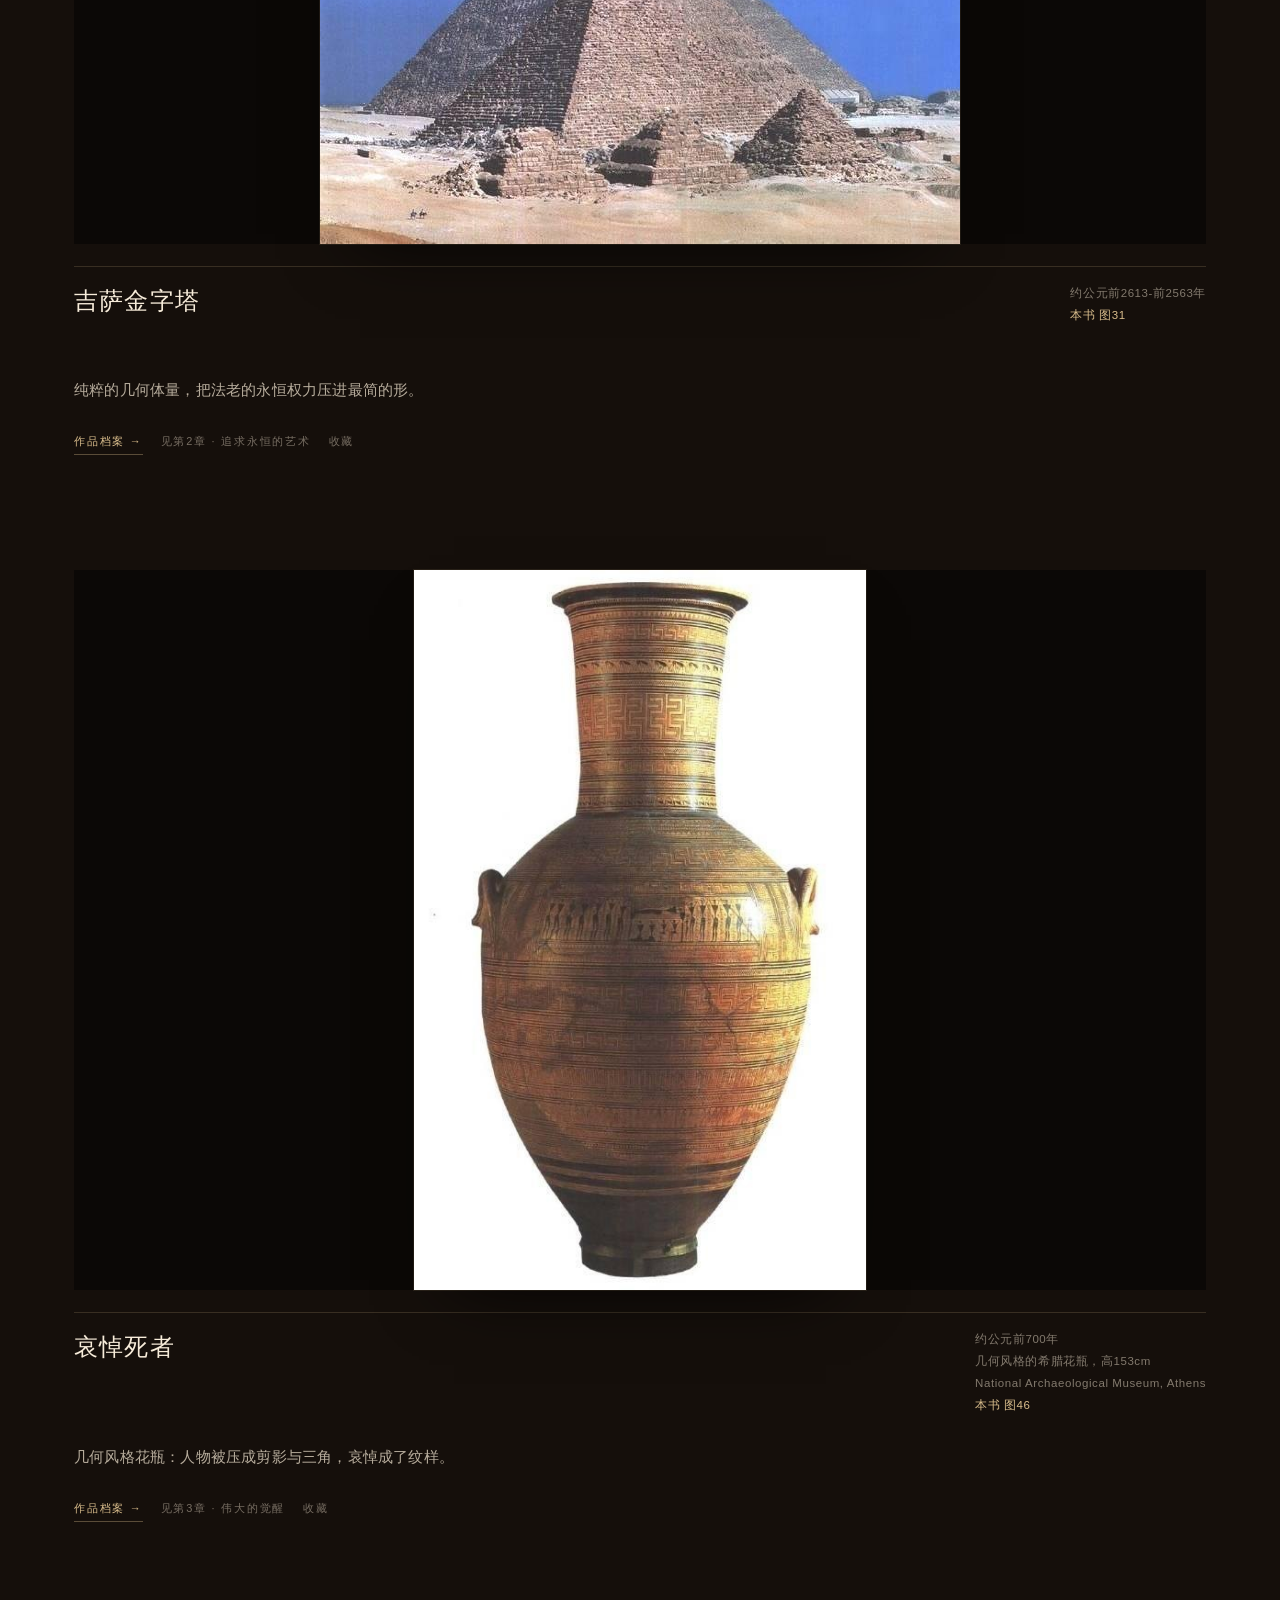
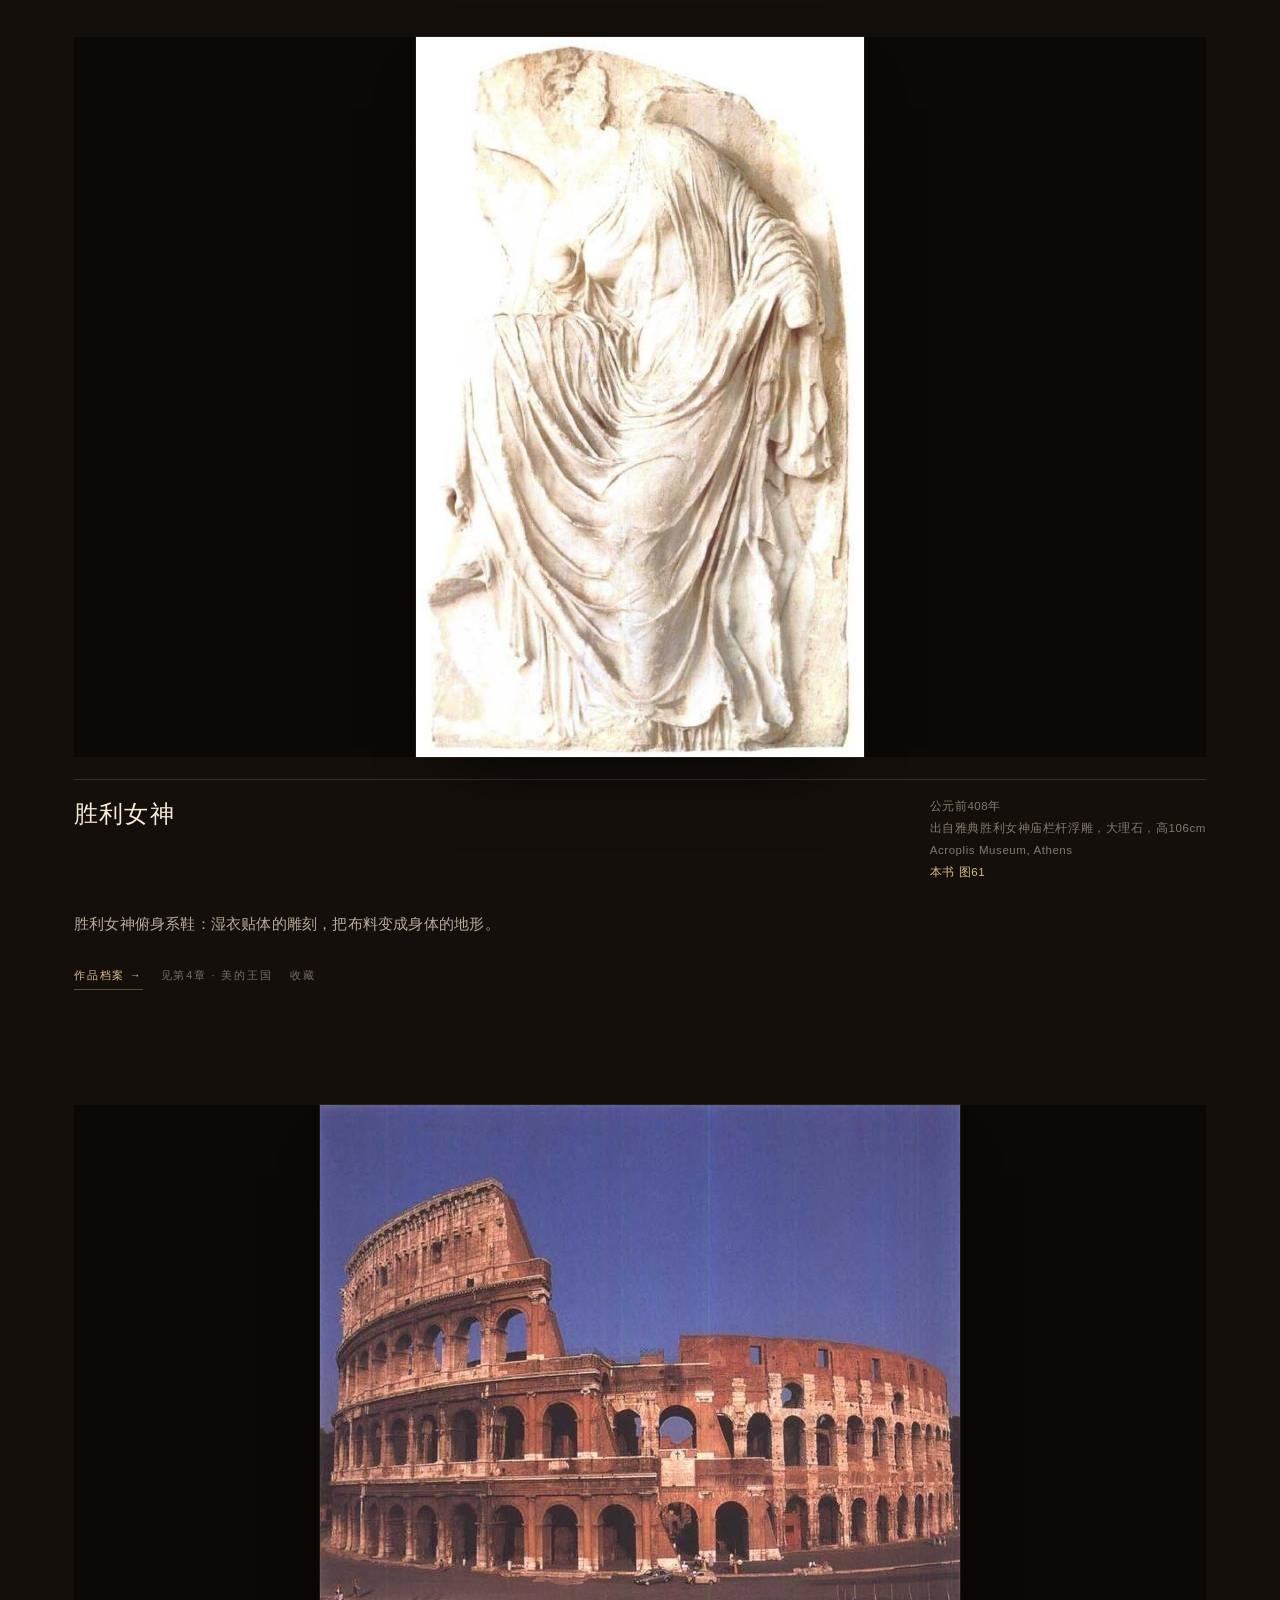
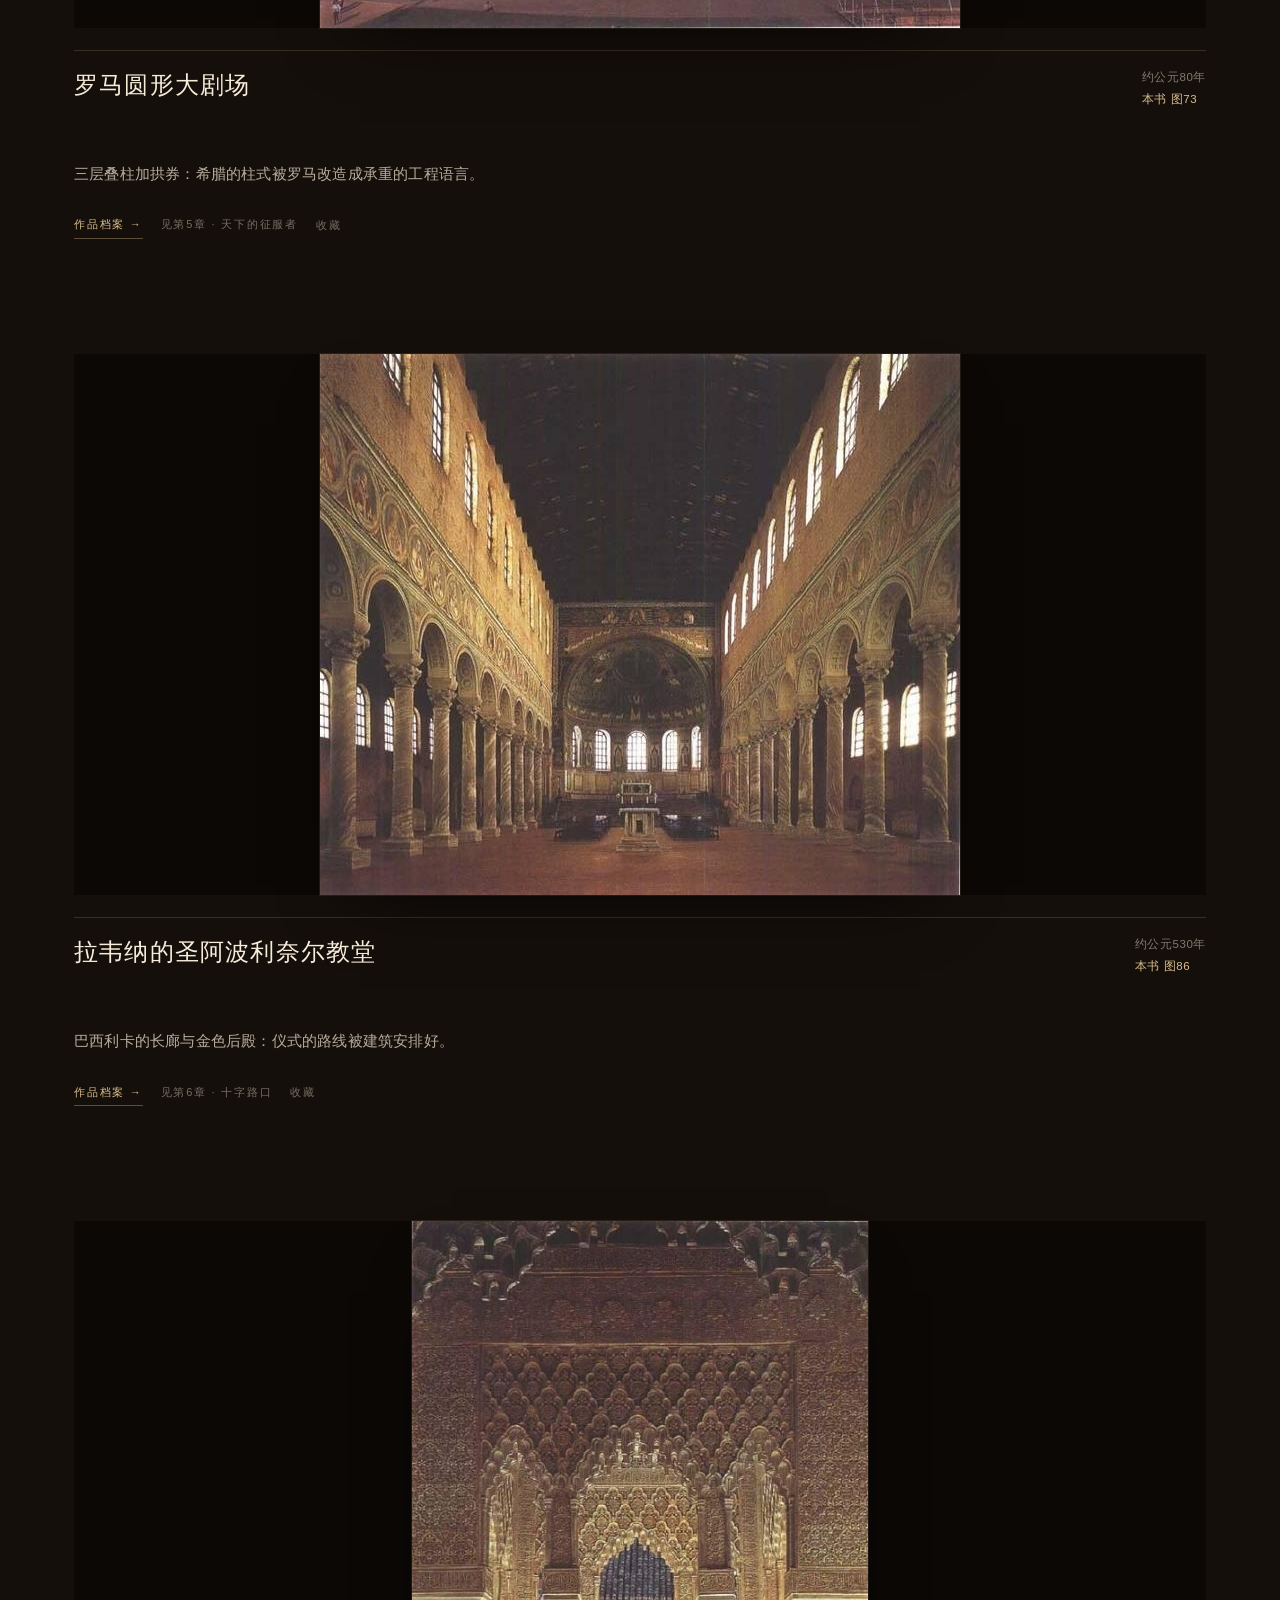
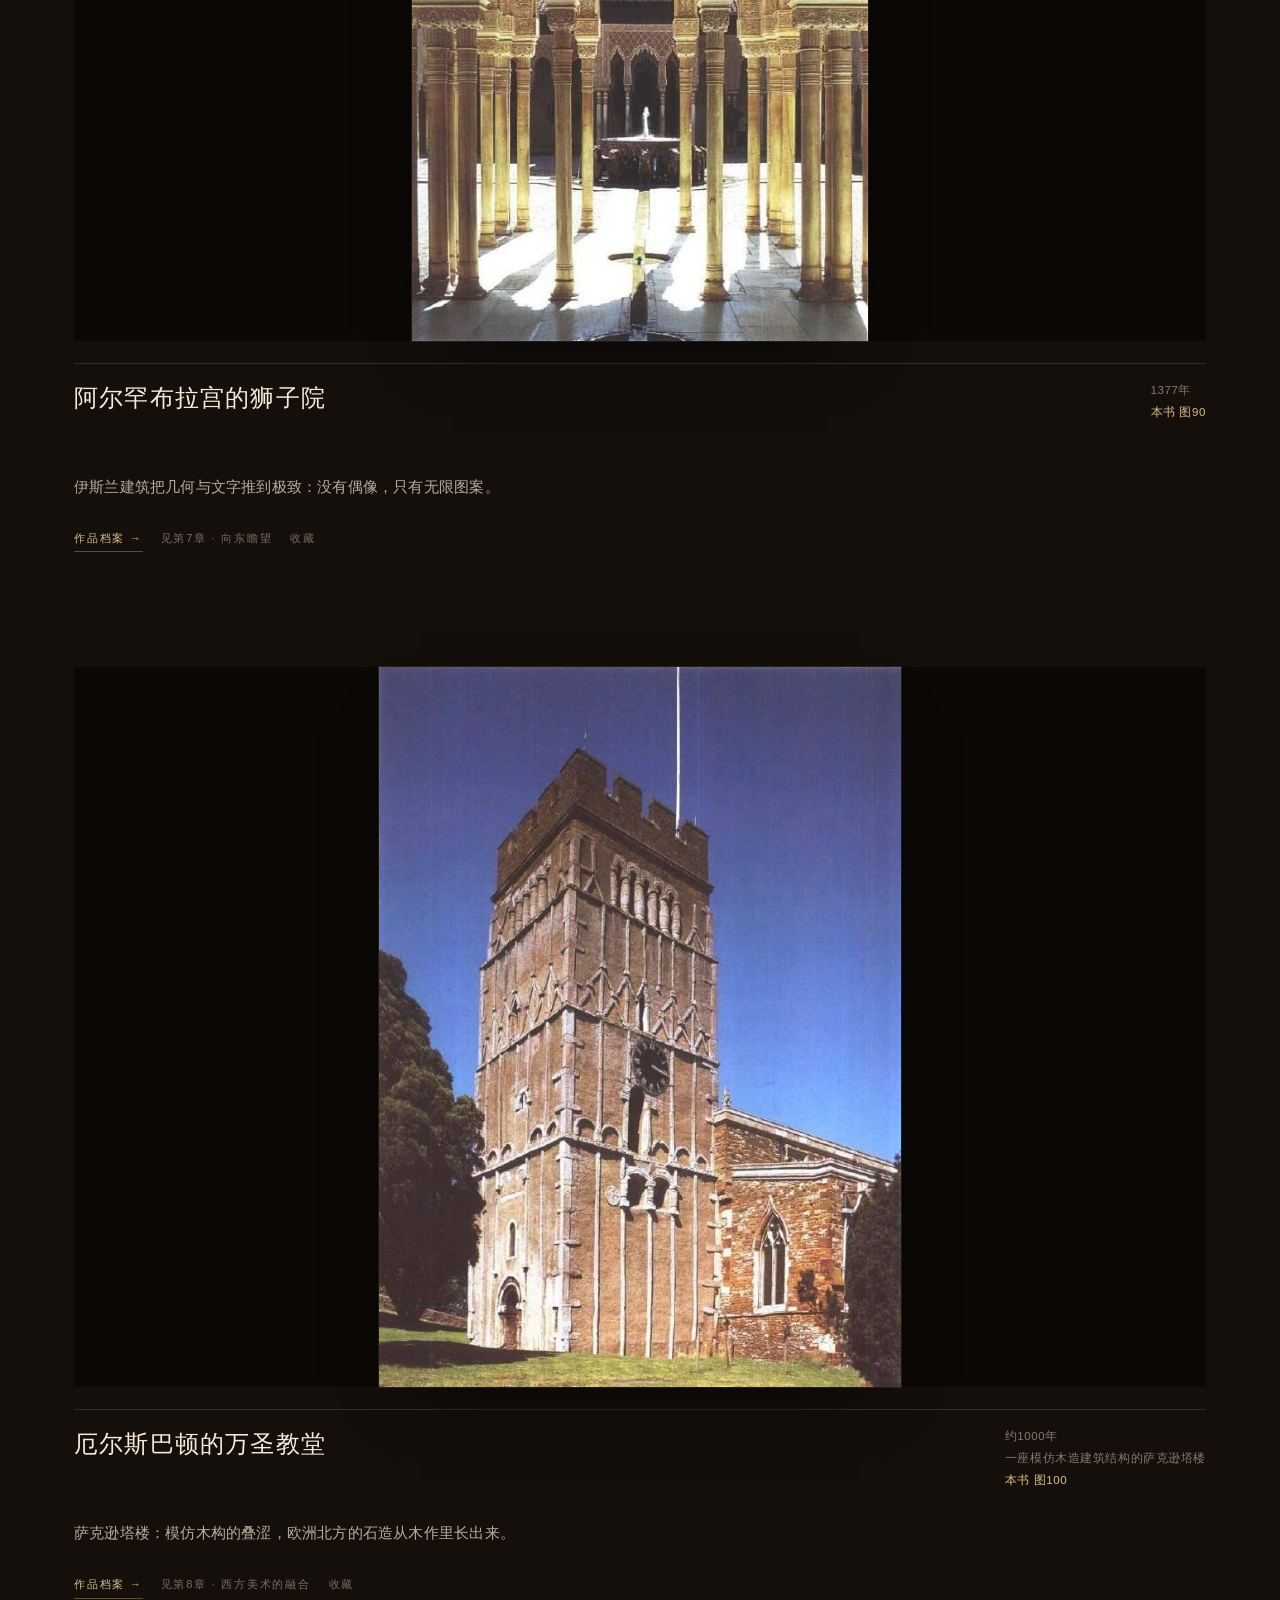
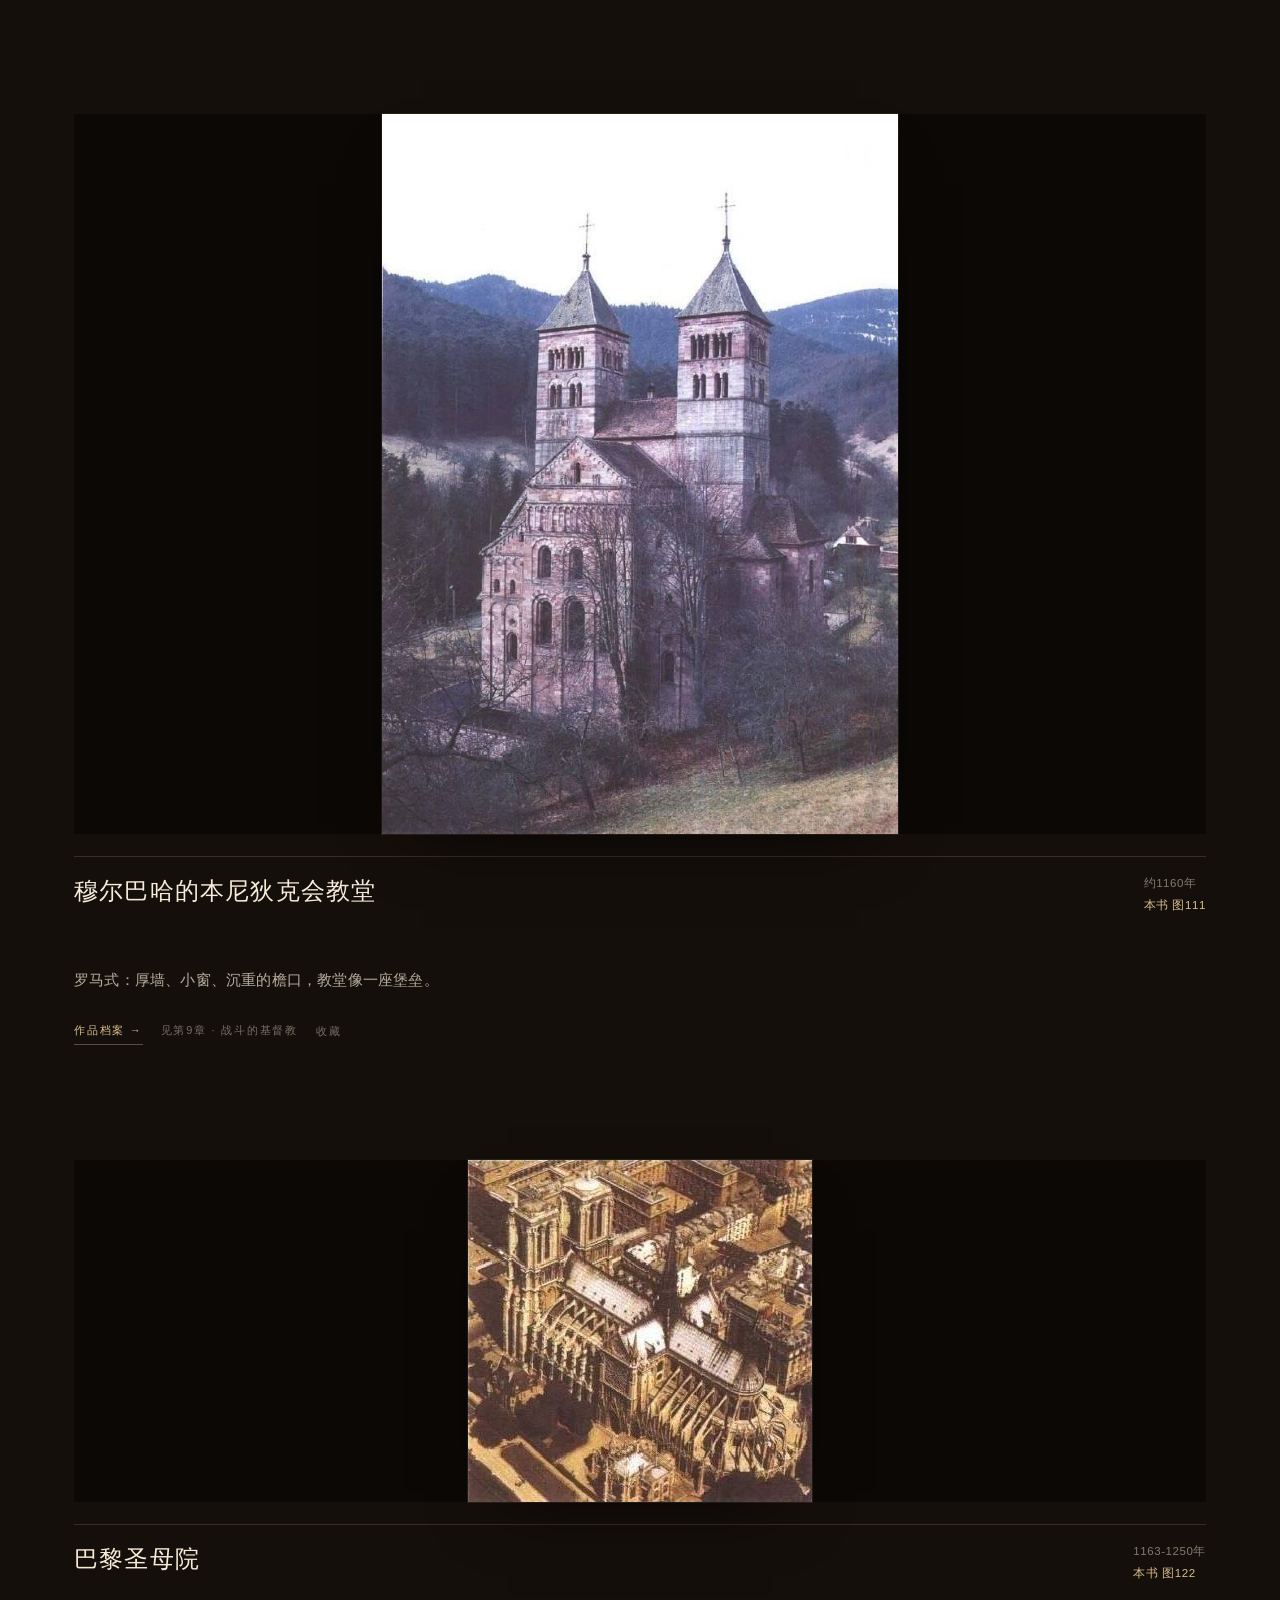
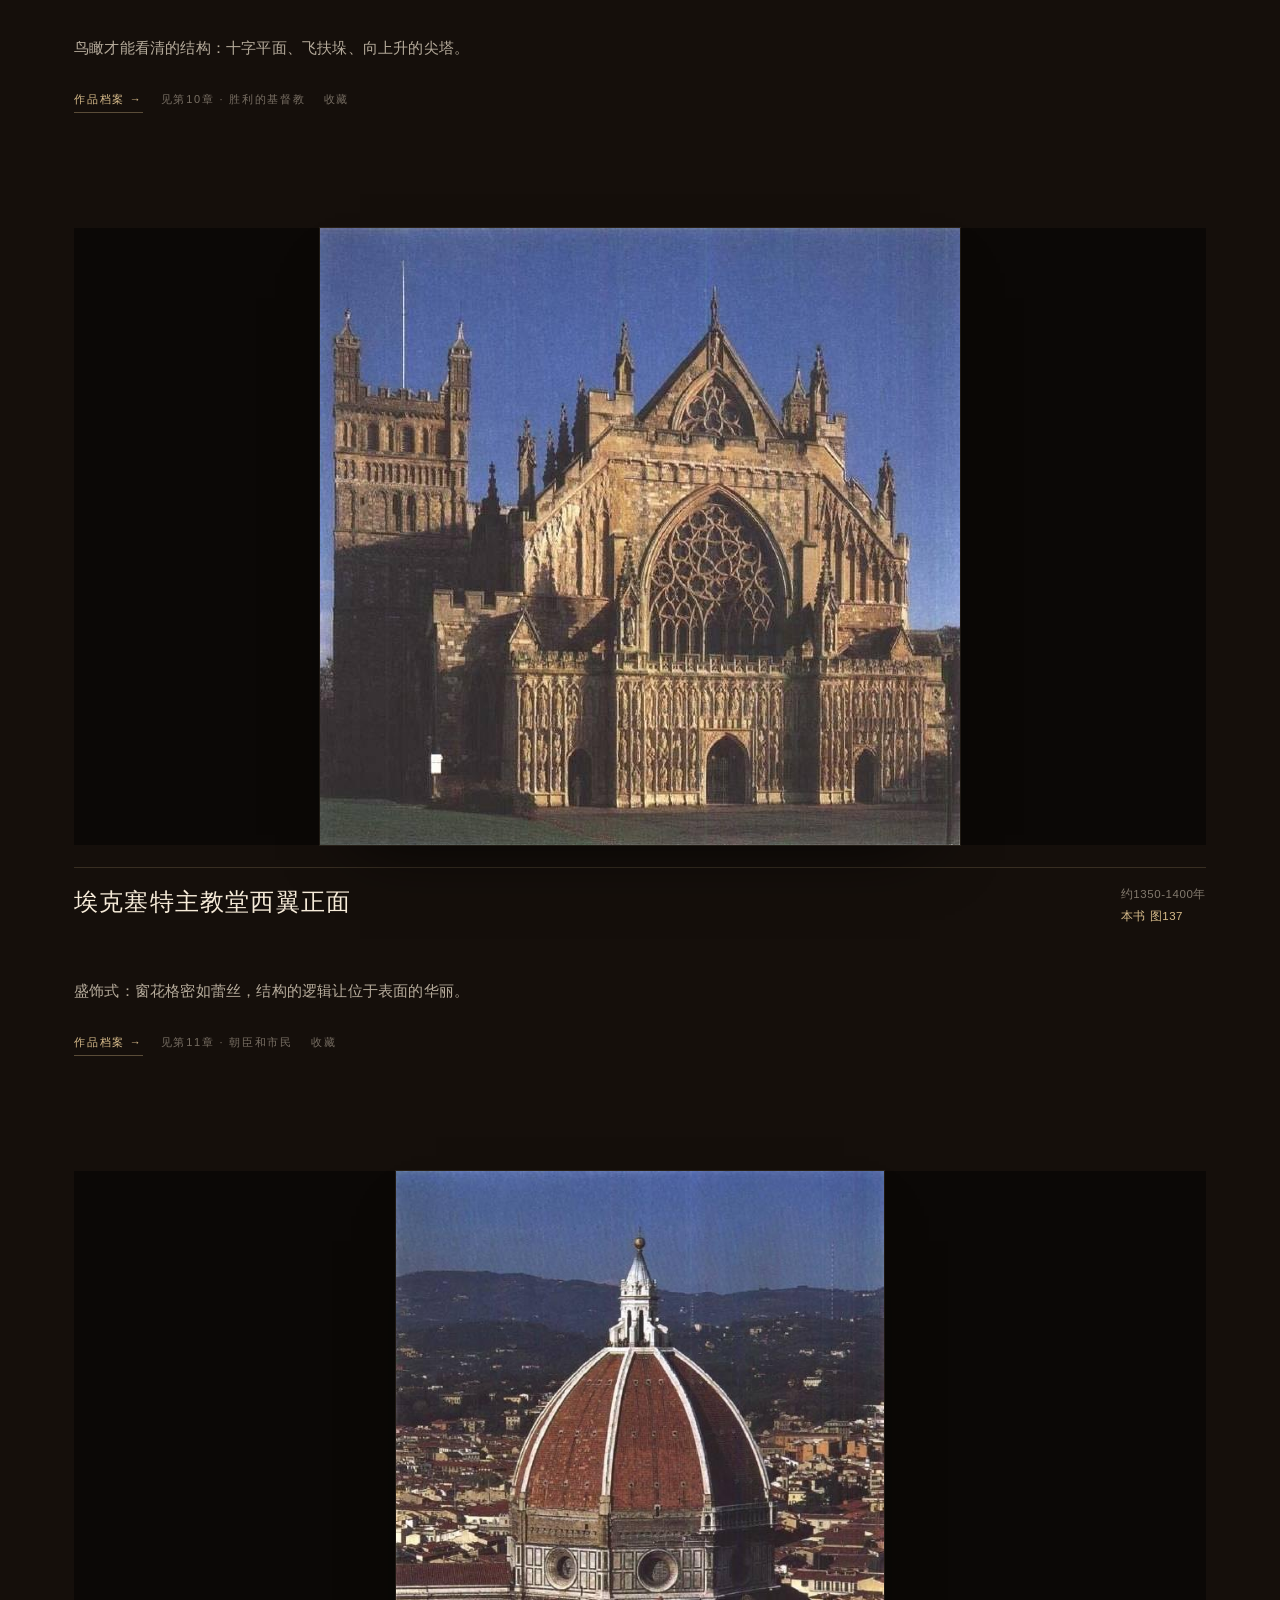
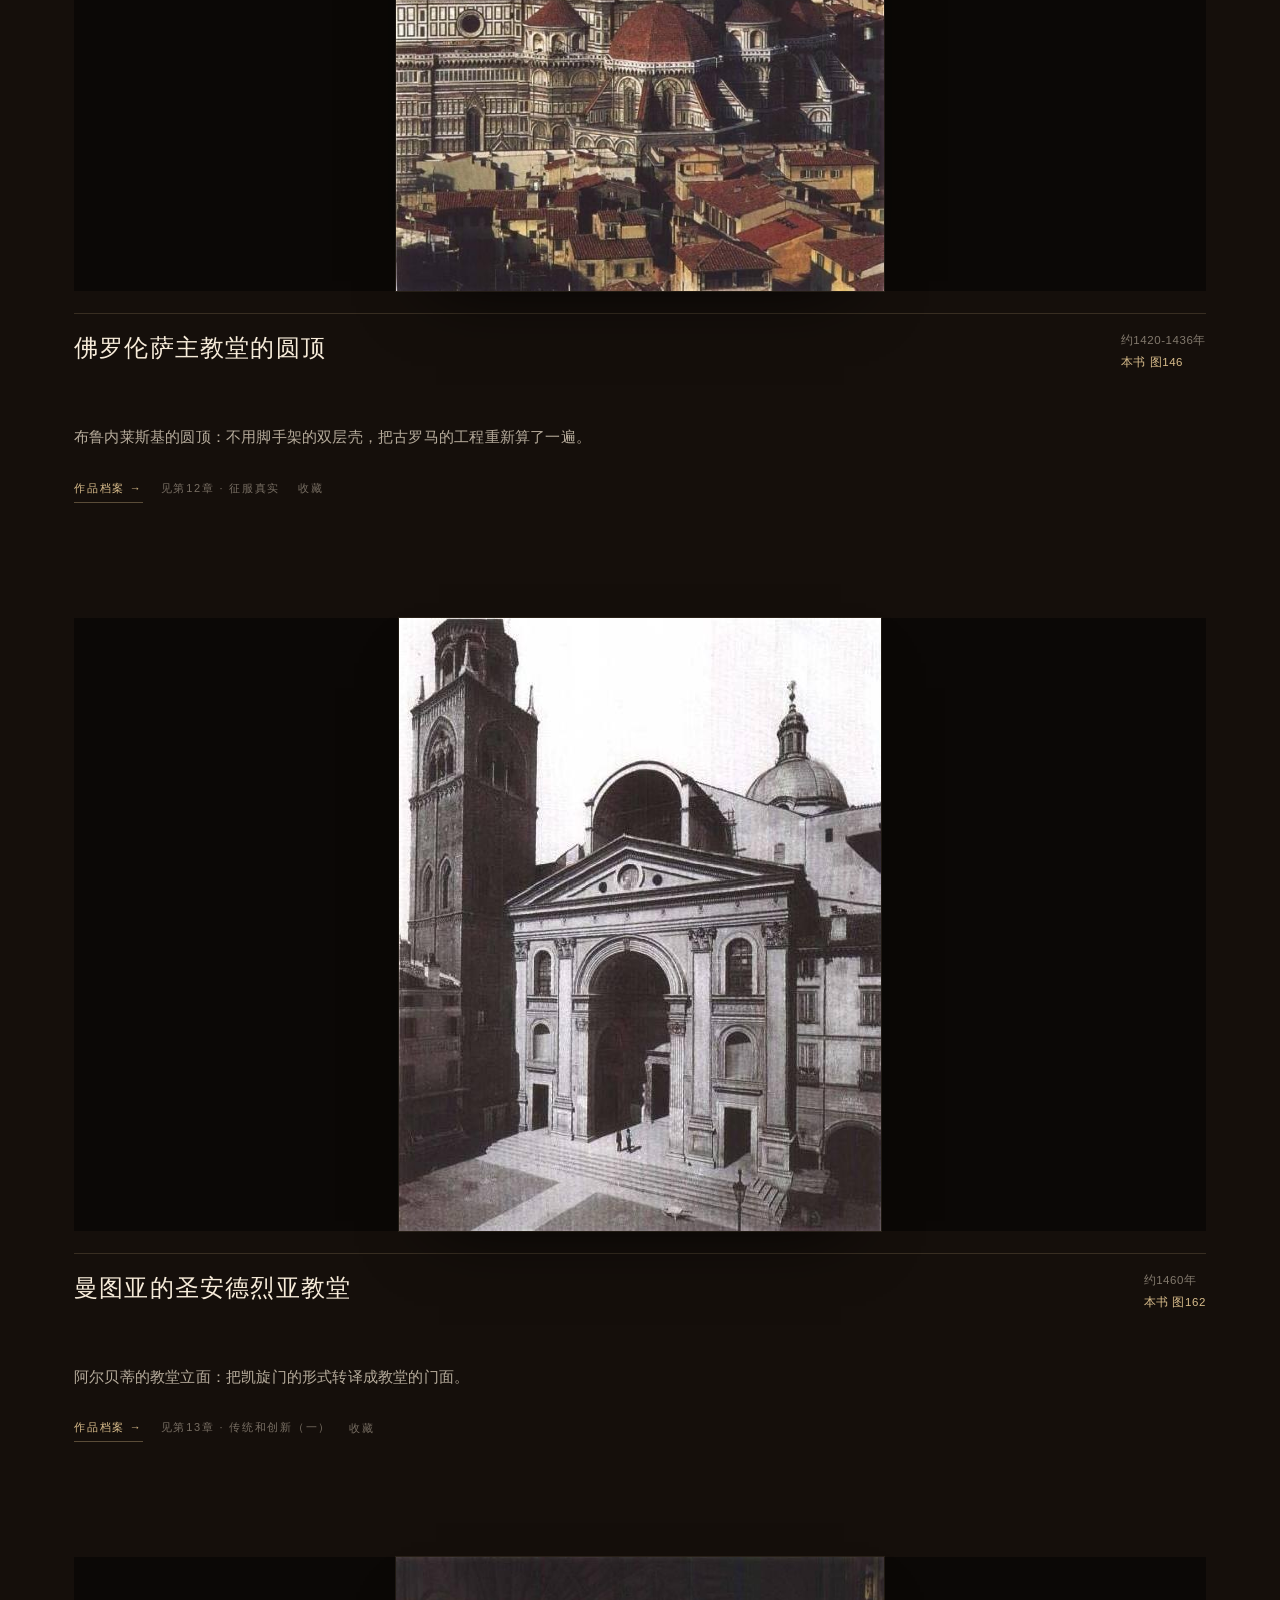
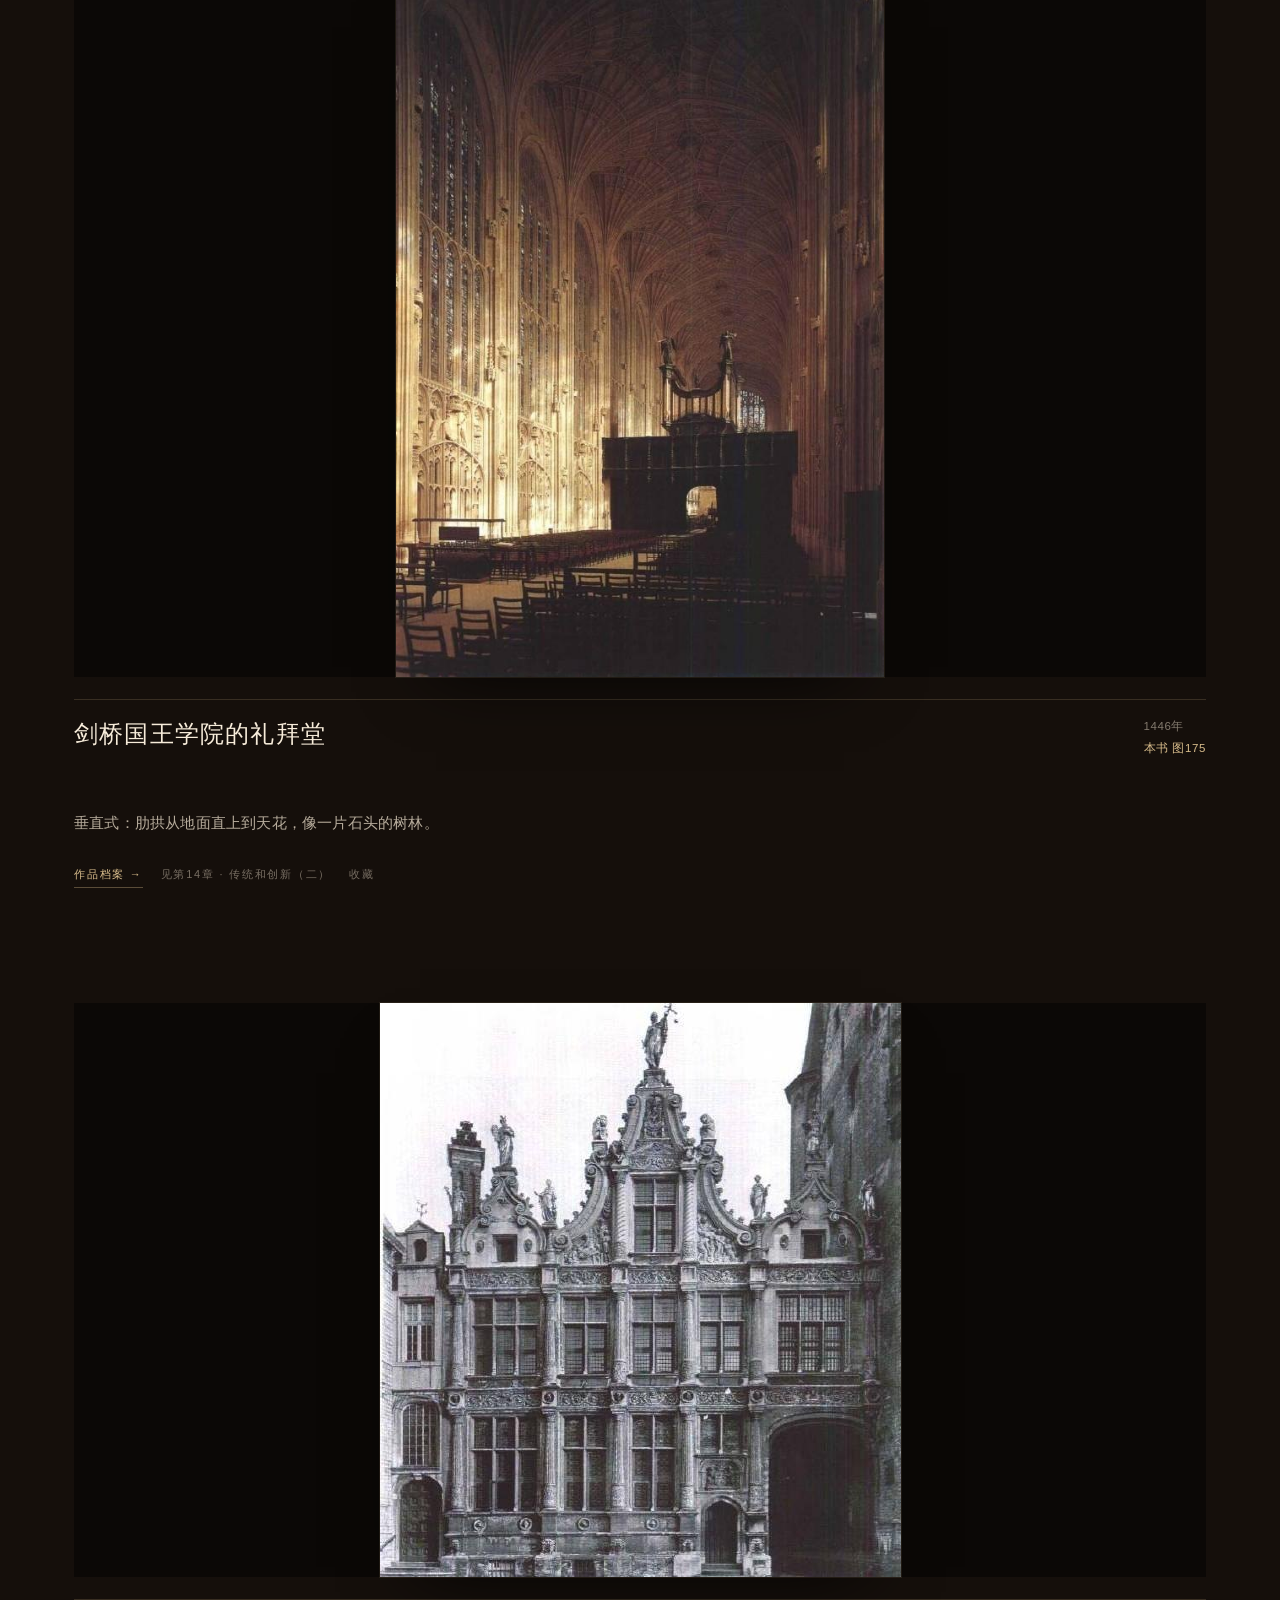
<file: gallery.html>
<!DOCTYPE html>
<html lang="zh-CN">
<head>
<meta charset="utf-8">
<meta name="viewport" content="width=device-width,initial-scale=1,viewport-fit=cover">
<title>画廊 · 艺术的故事</title>
<link rel="icon" href="data:image/svg+xml,%3Csvg xmlns='http://www.w3.org/2000/svg' viewBox='0 0 32 32'%3E%3Crect width='32' height='32' fill='%23241812'/%3E%3Ctext x='16' y='23' font-family='Georgia,serif' font-size='20' fill='%23d9bd8c' text-anchor='middle'%3EA%3C/text%3E%3C/svg%3E">
<link rel="stylesheet" href="css/style.css">
</head>
<body class="gallery-page">
<div data-topbar></div>

<header class="gallery-hero">
  <p class="eyebrow eyebrow--light">Gallery</p>
  <h1>图版画廊</h1>
  <p>沉浸式观看，不加卡片遮挡。图片取自本书插图，保留原书图号；点击任意图版可放大、缩放、平移。</p>
</header>

<div class="gal-filter" id="galFilter"></div>
<main class="gal" id="galList"></main>

<script src="js/data/meta.js"></script>
<script src="js/data/works-more.js"></script>
<script src="js/data/ch01-03.js"></script>
<script src="js/data/ch04-06.js"></script>
<script src="js/data/ch07-09.js"></script>
<script src="js/data/ch10-12.js"></script>
<script src="js/data/ch13-14-17.js"></script>
<script src="js/data/ch18-20.js"></script>
<script src="js/data/ch21-23.js"></script>
<script src="js/data/ch24-26.js"></script>
<script src="js/data/ch27-28.js"></script>
<script src="js/data/artists-more1.js"></script>
<script src="js/data/artists-more2.js"></script>
<script src="js/core.js"></script>
<script src="js/page-gallery.js"></script>
</body>
</html>
</file>
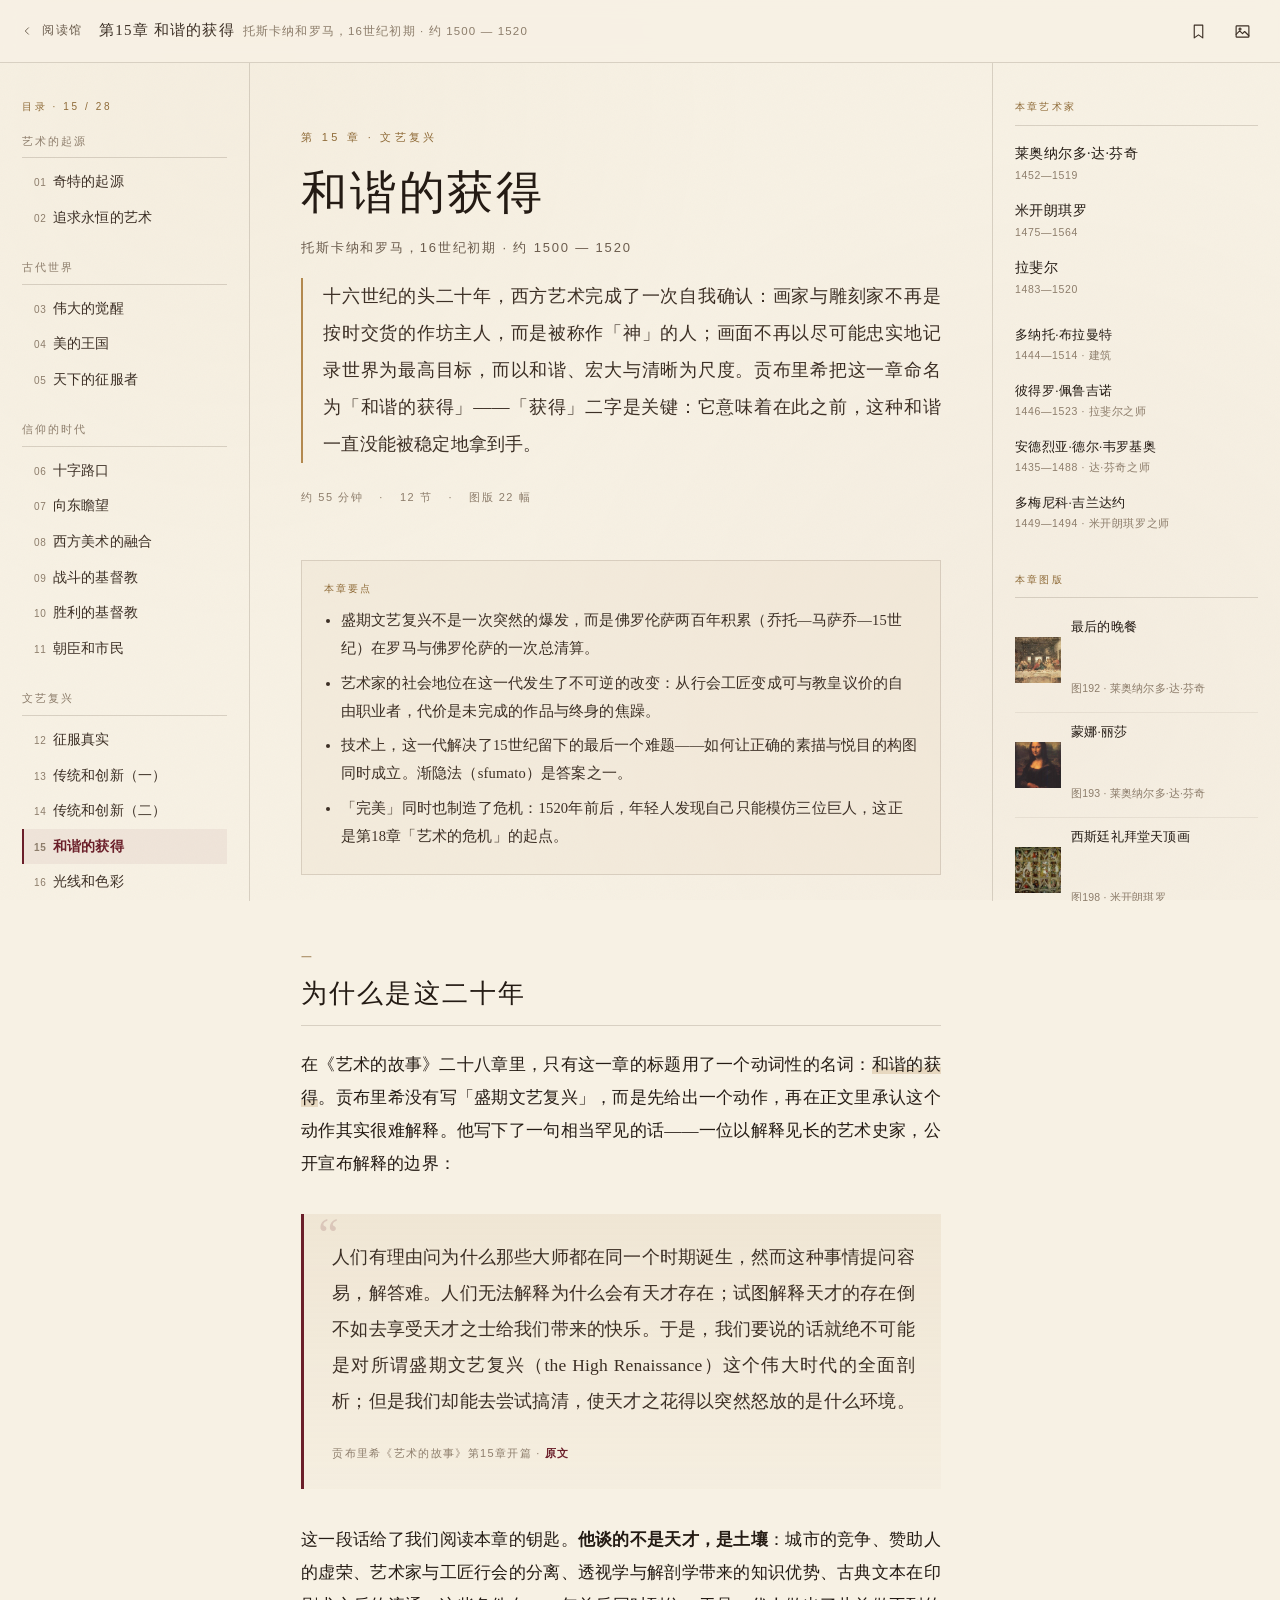
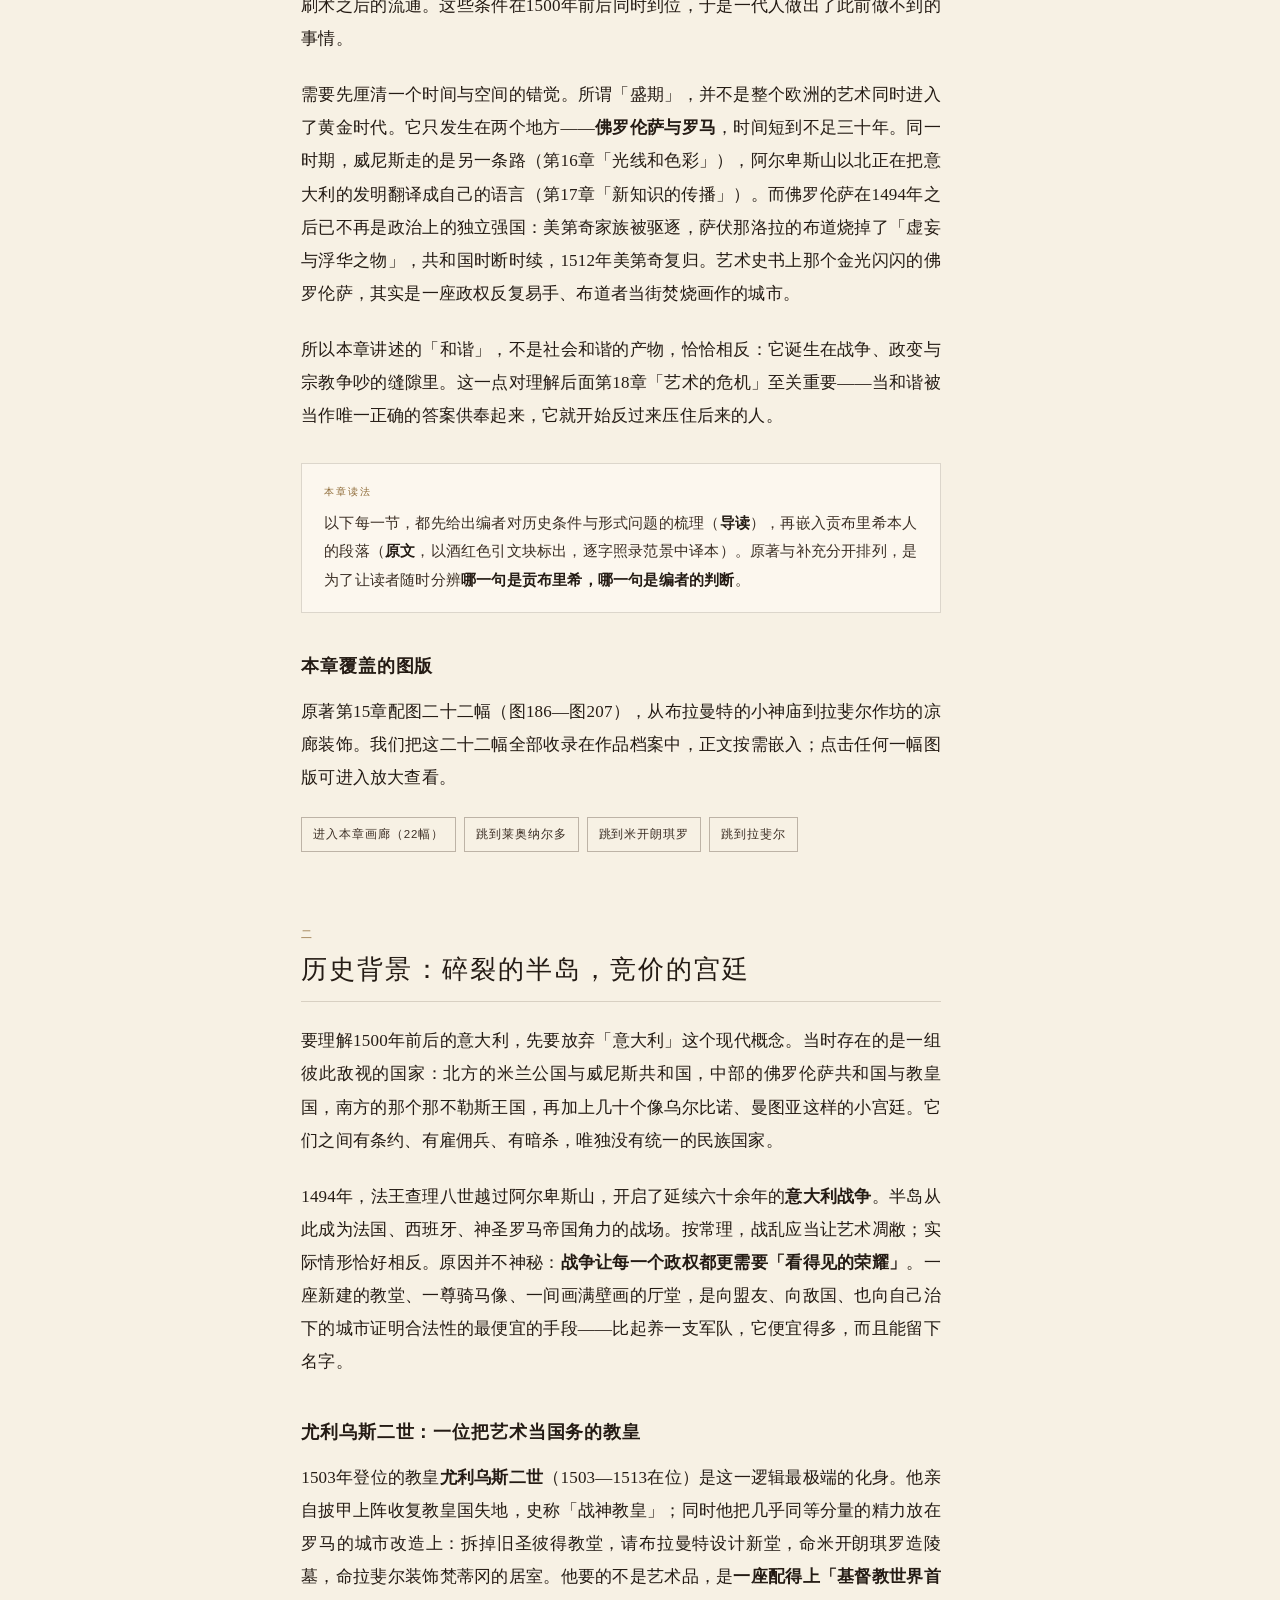
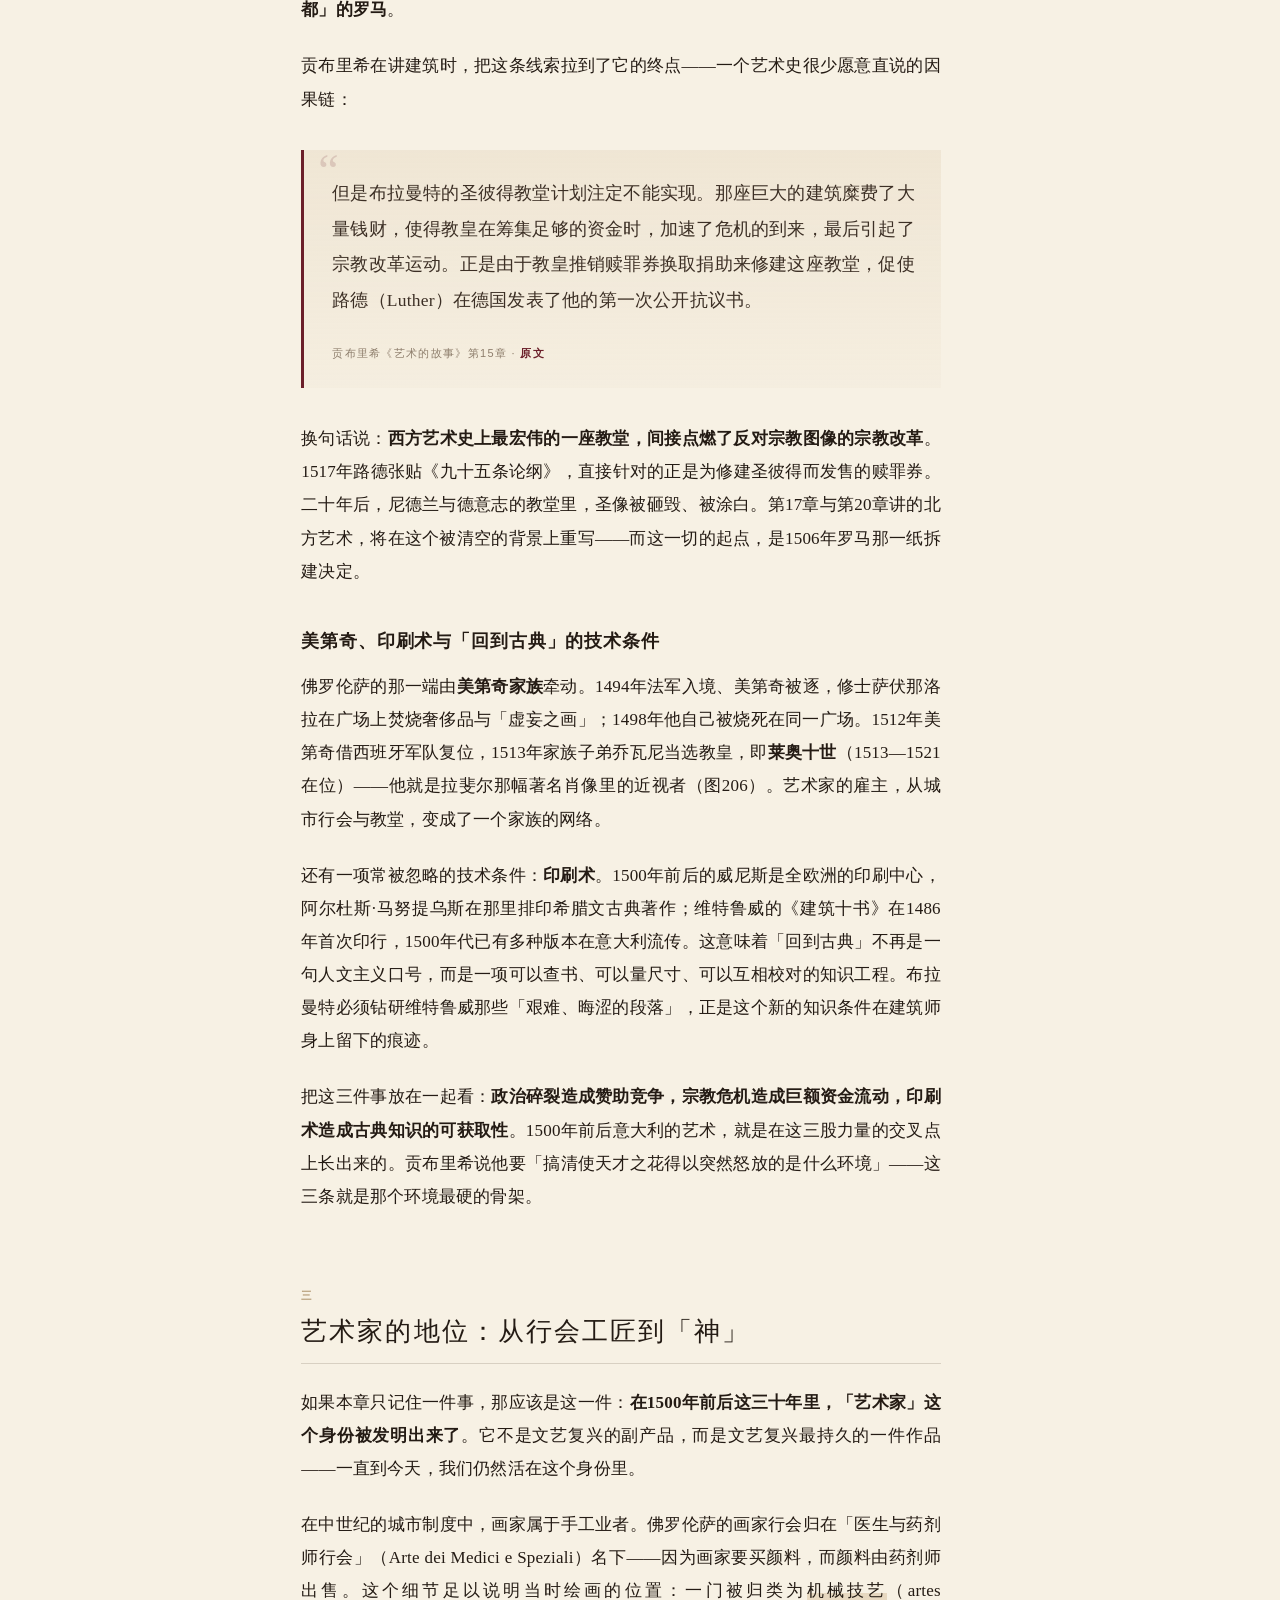
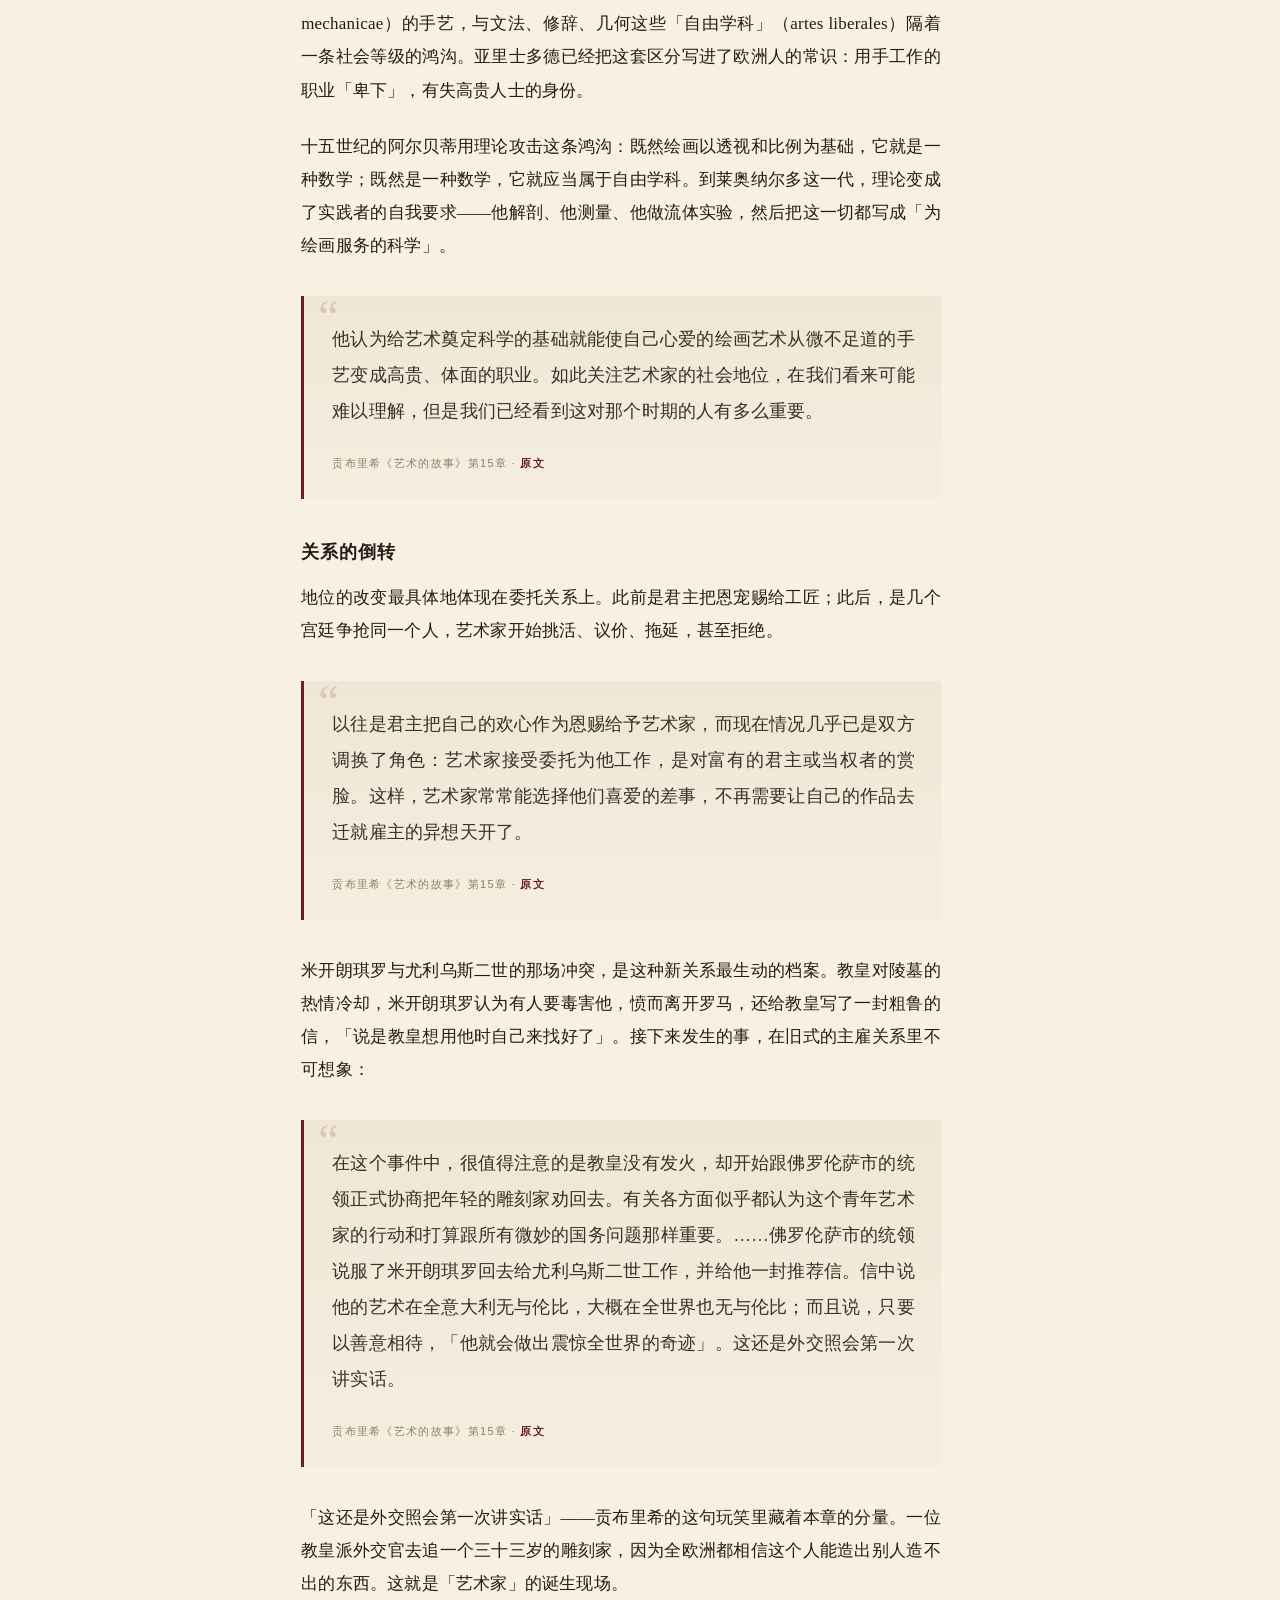
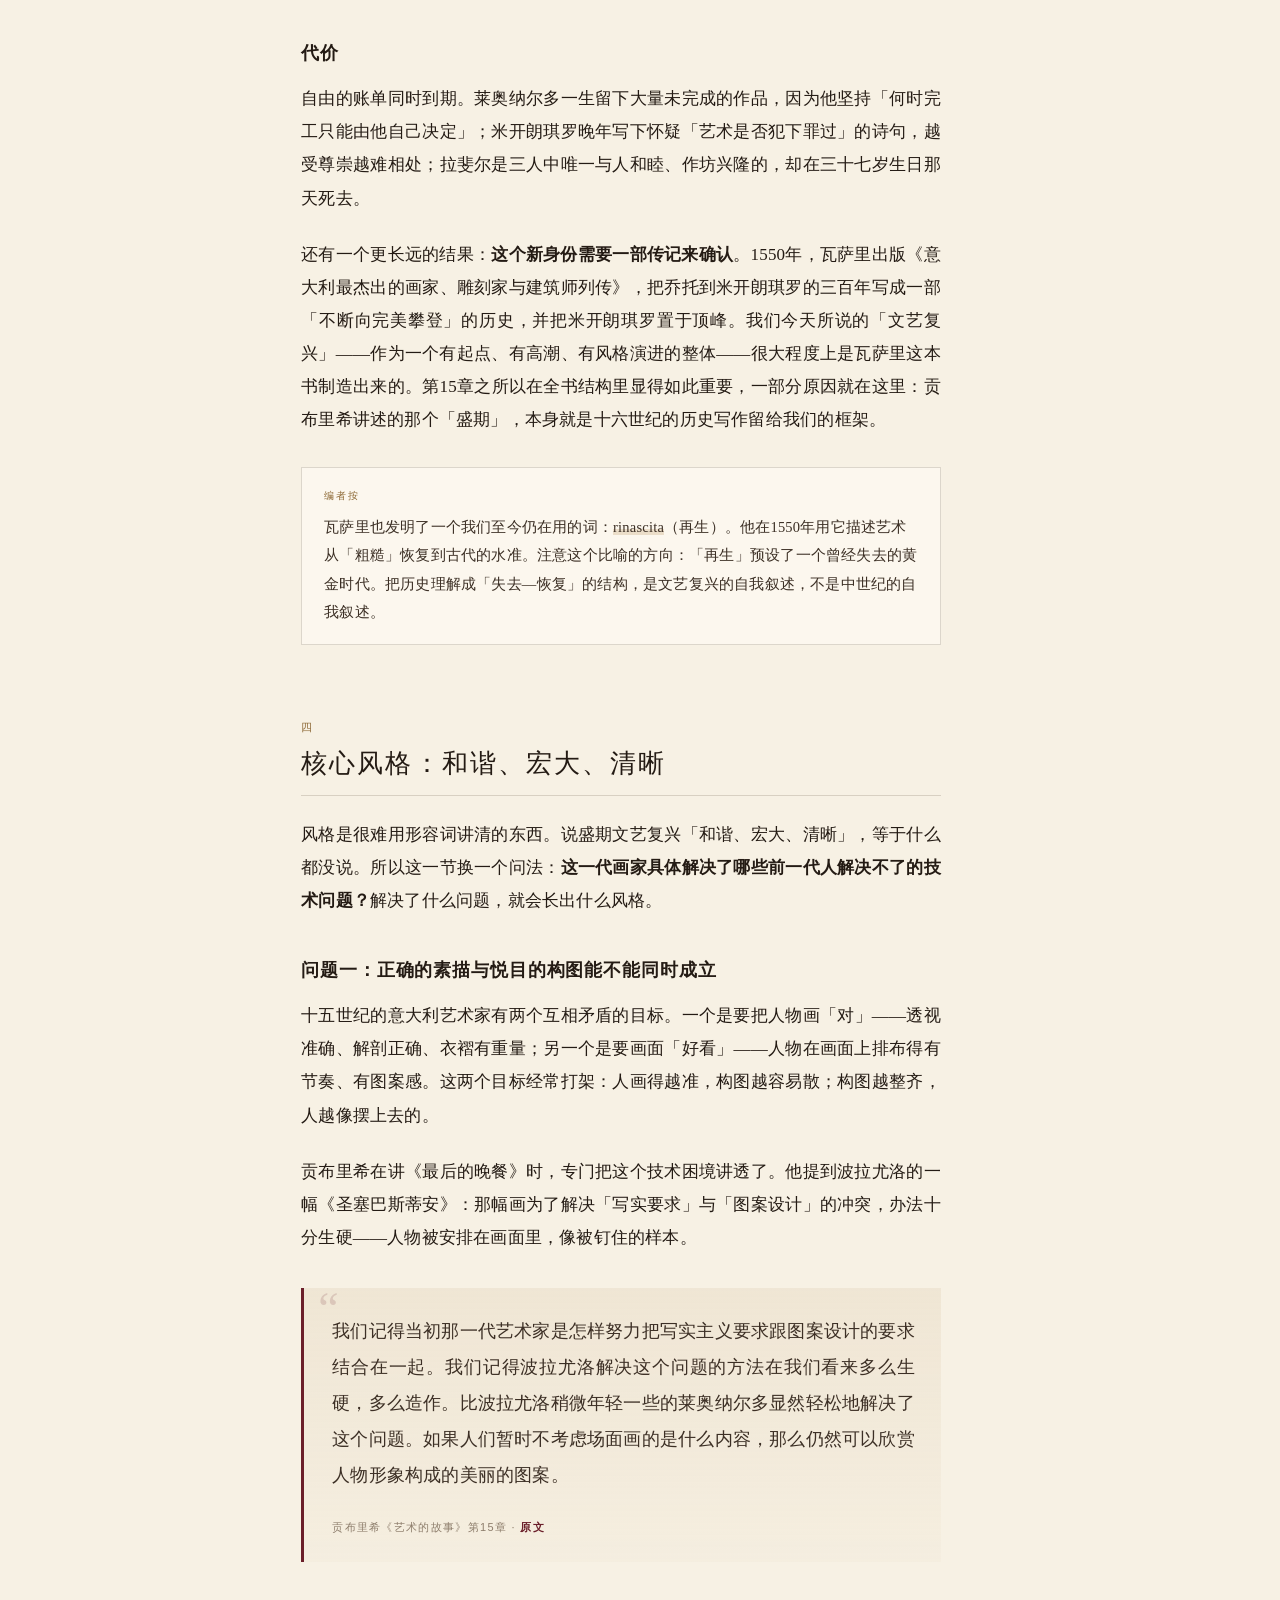
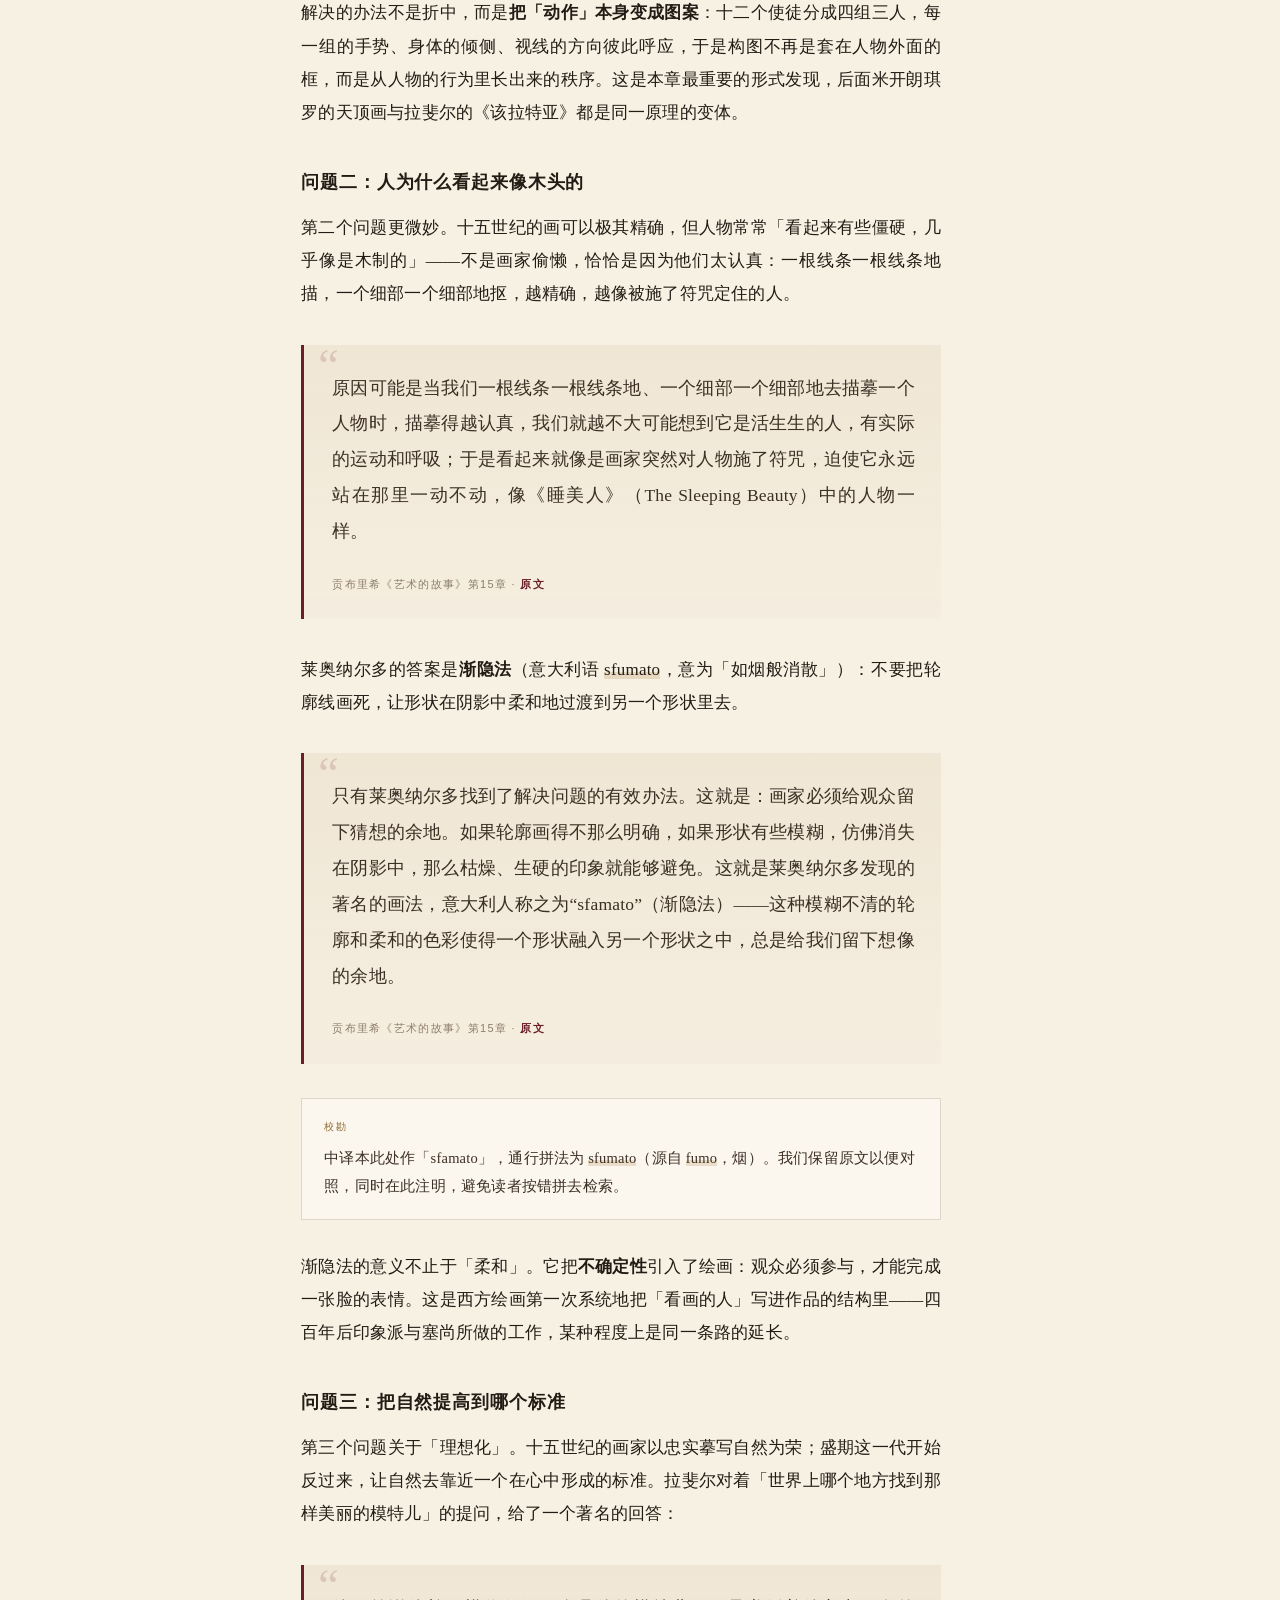
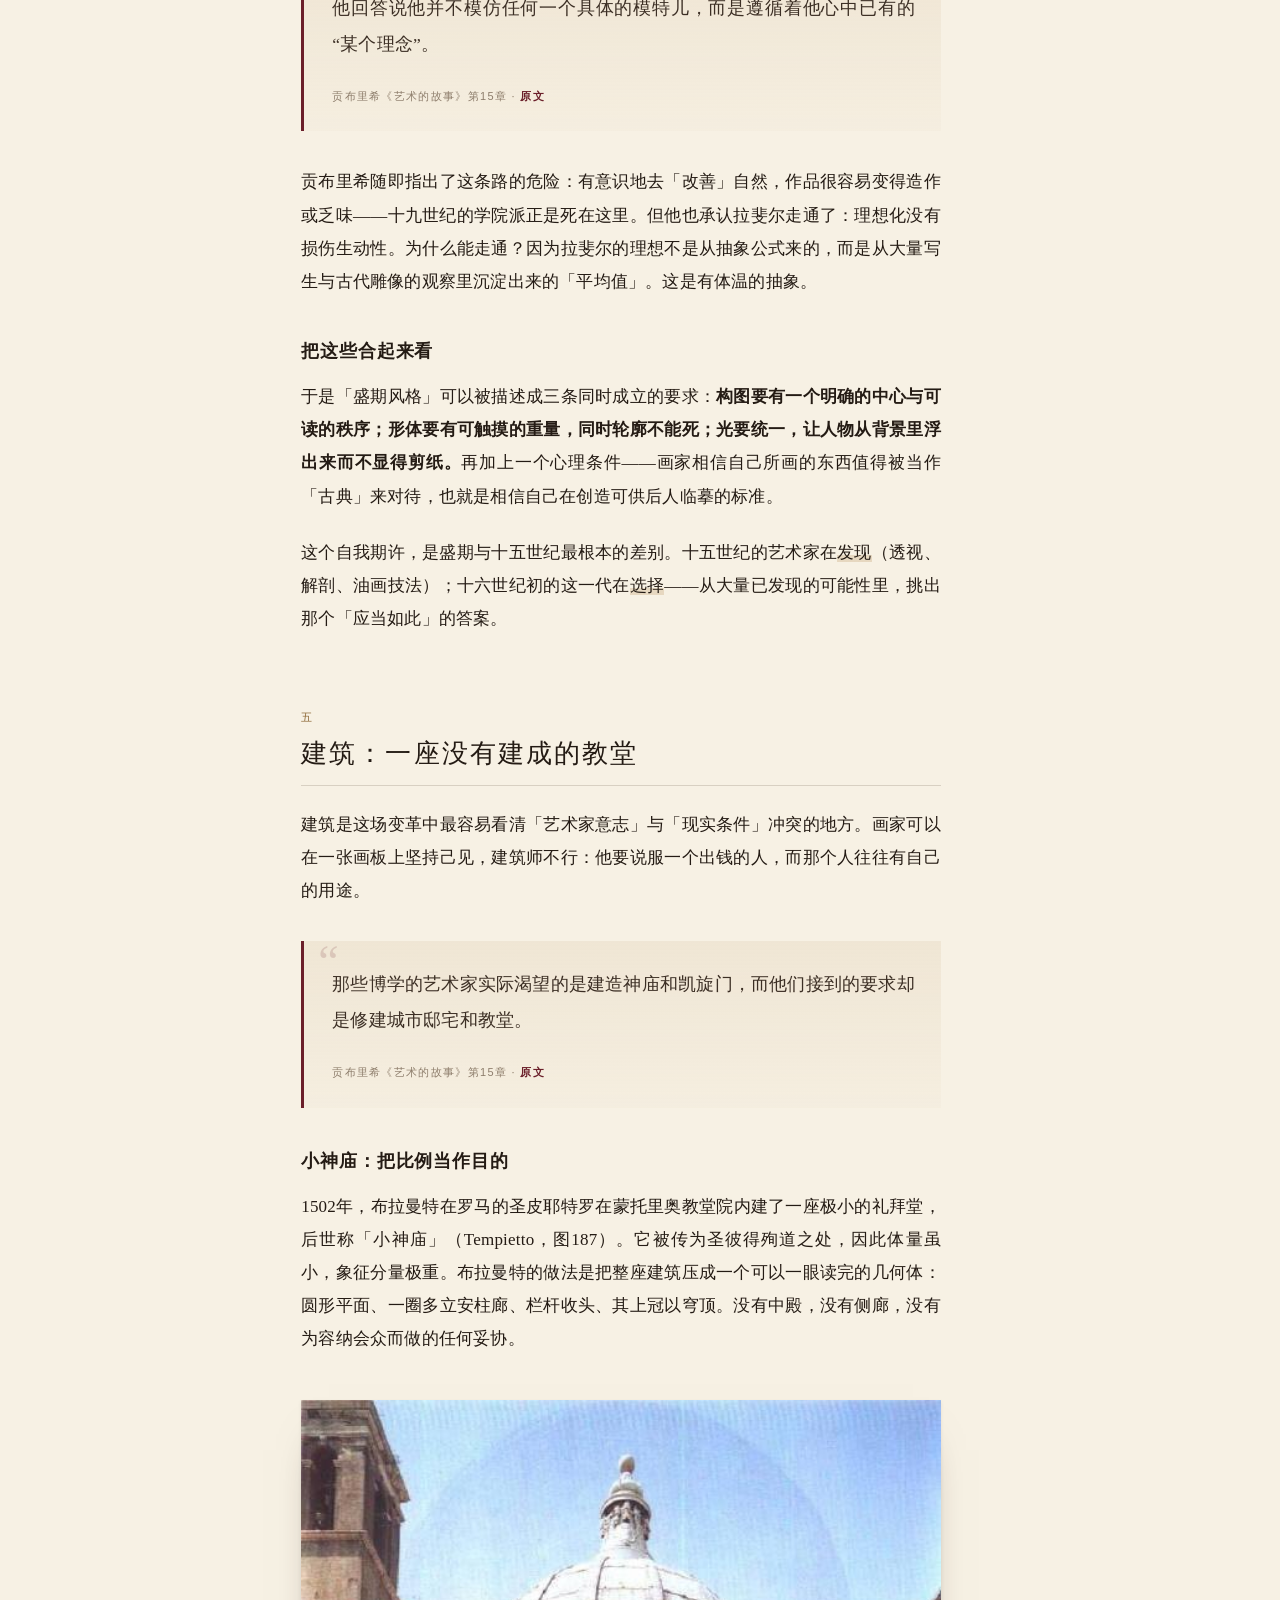
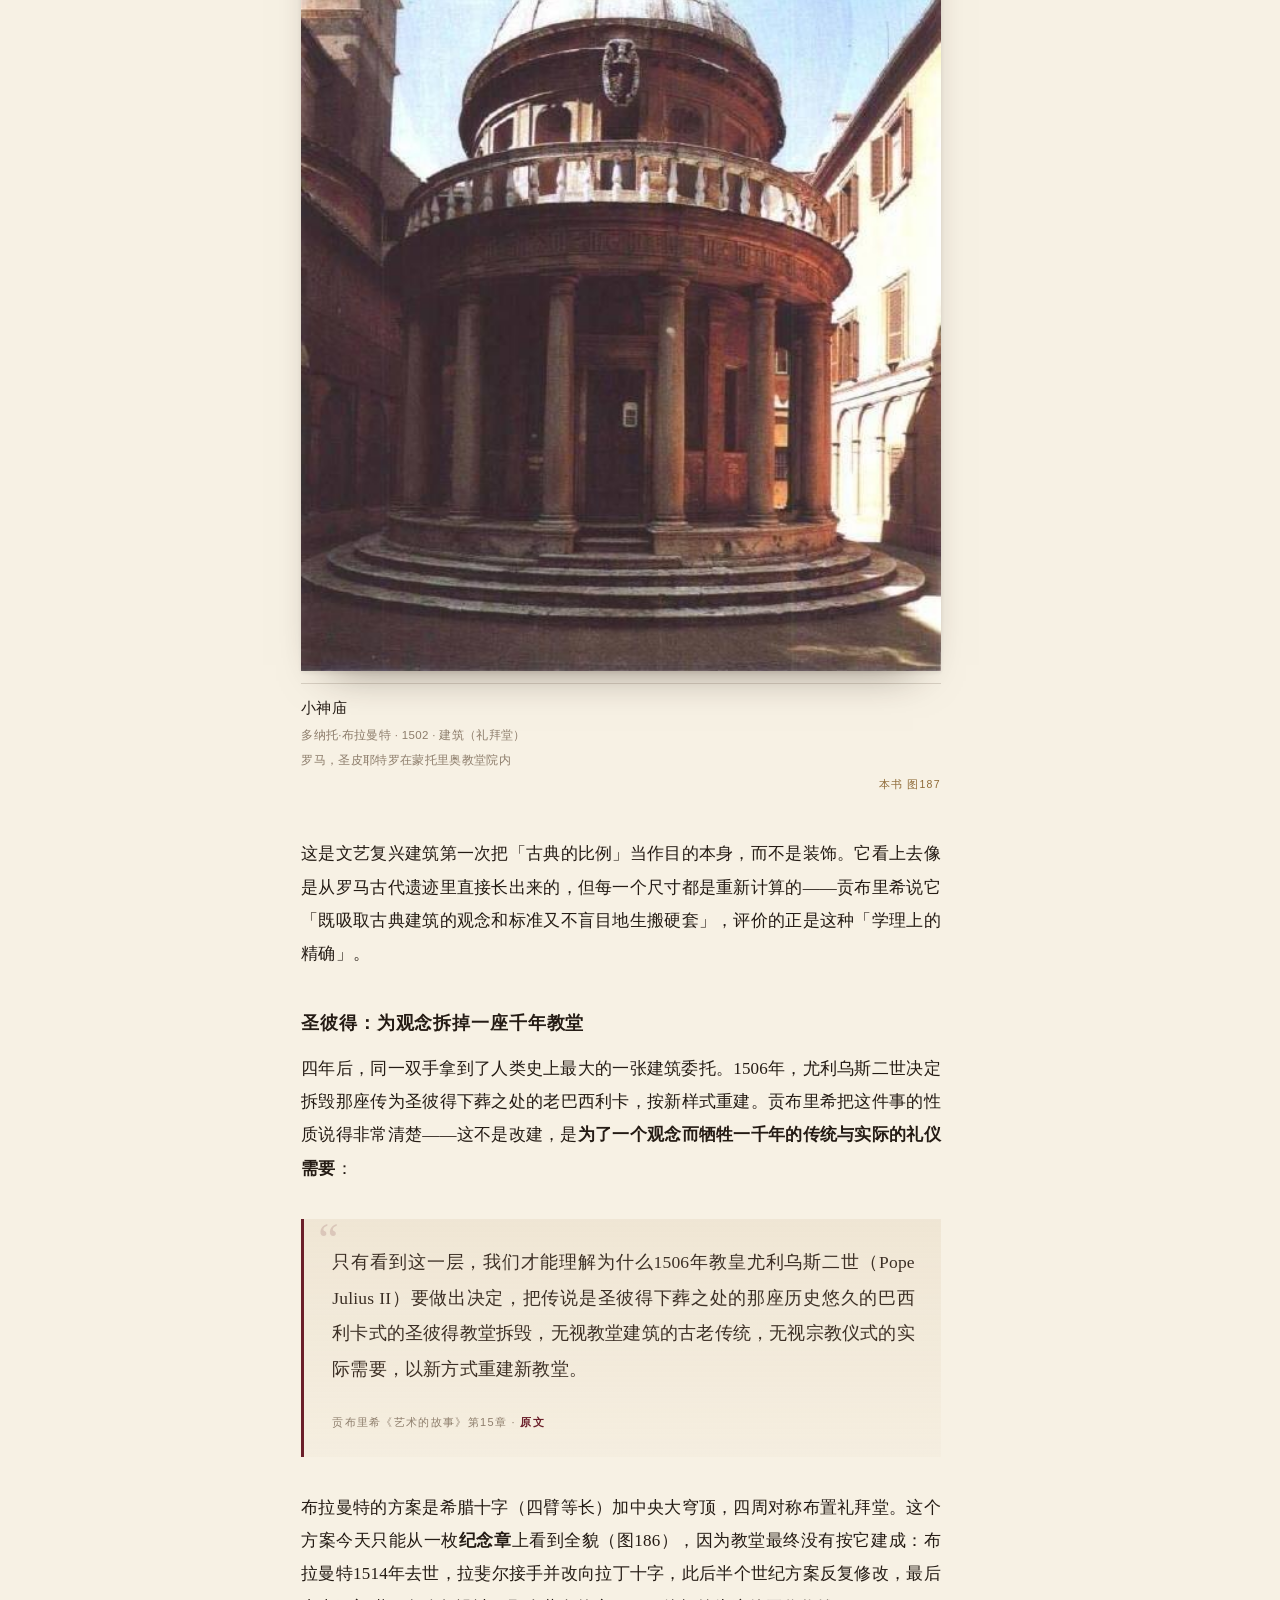
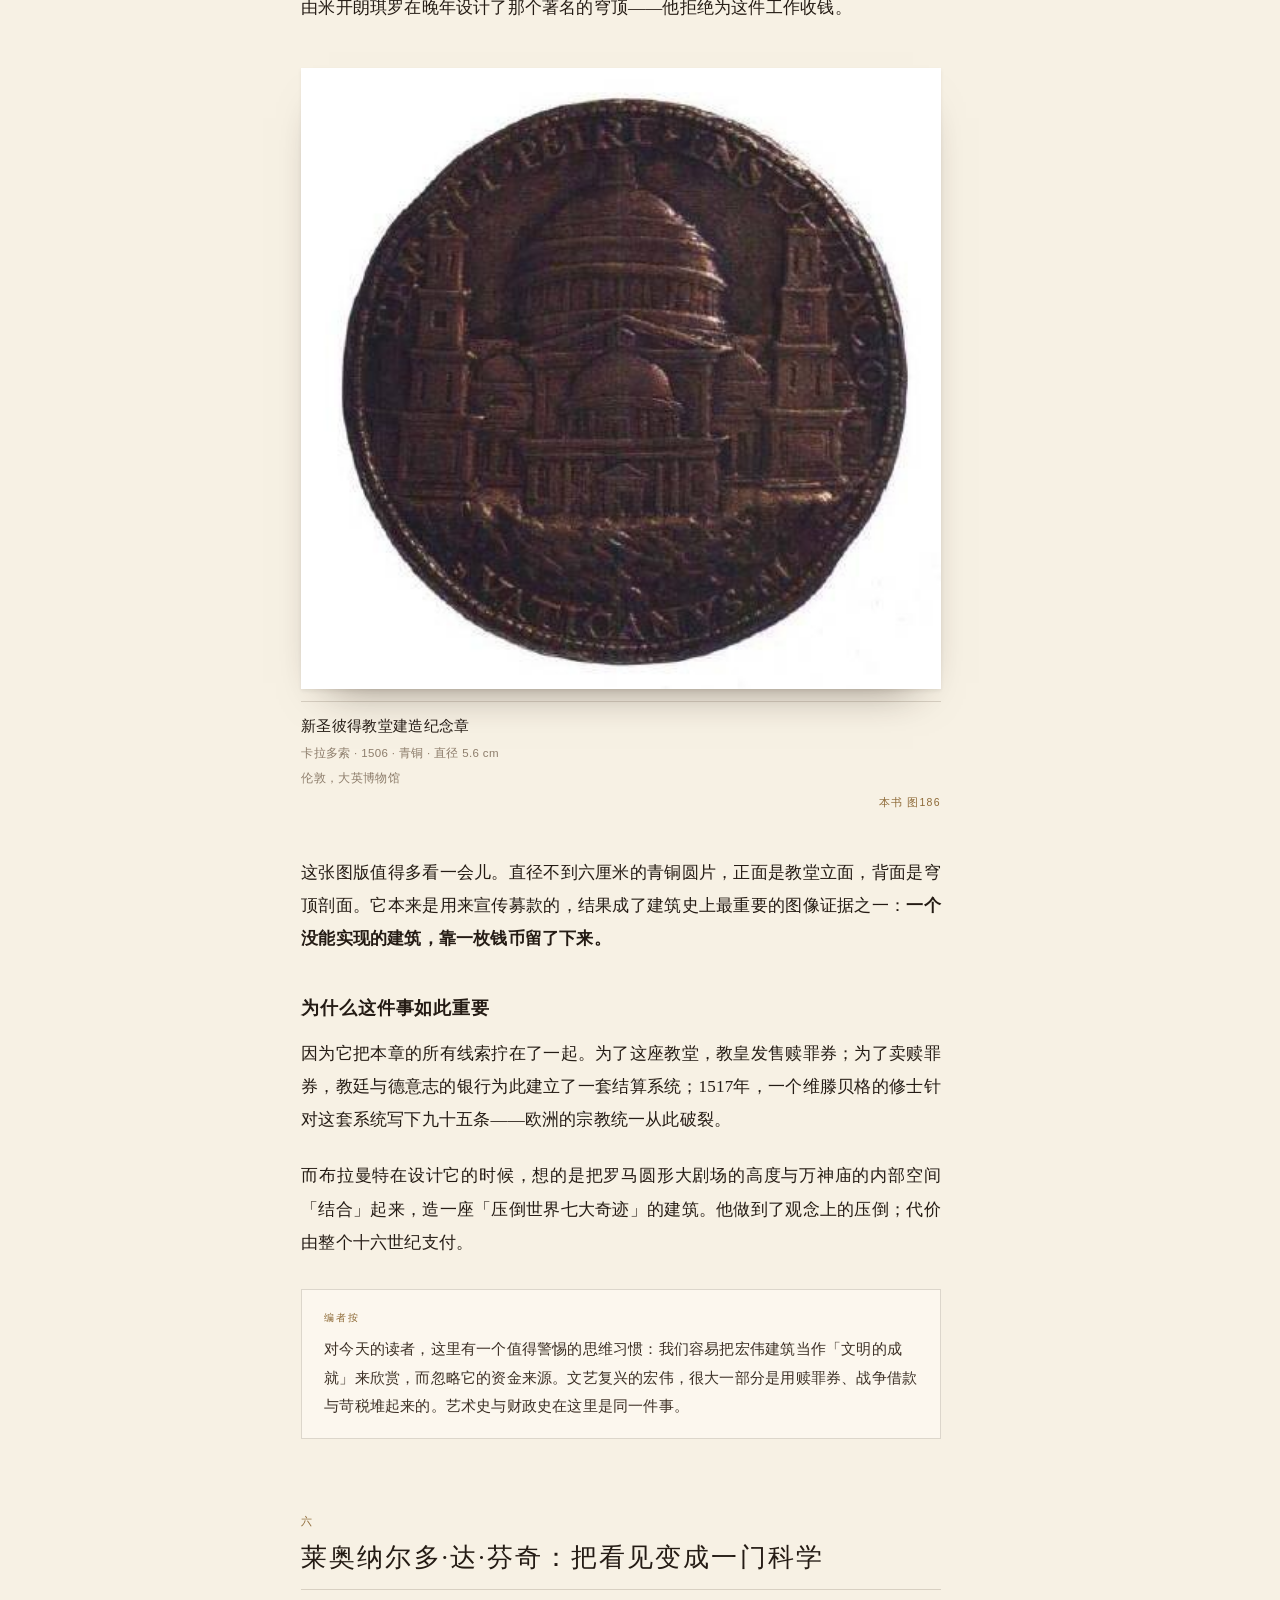
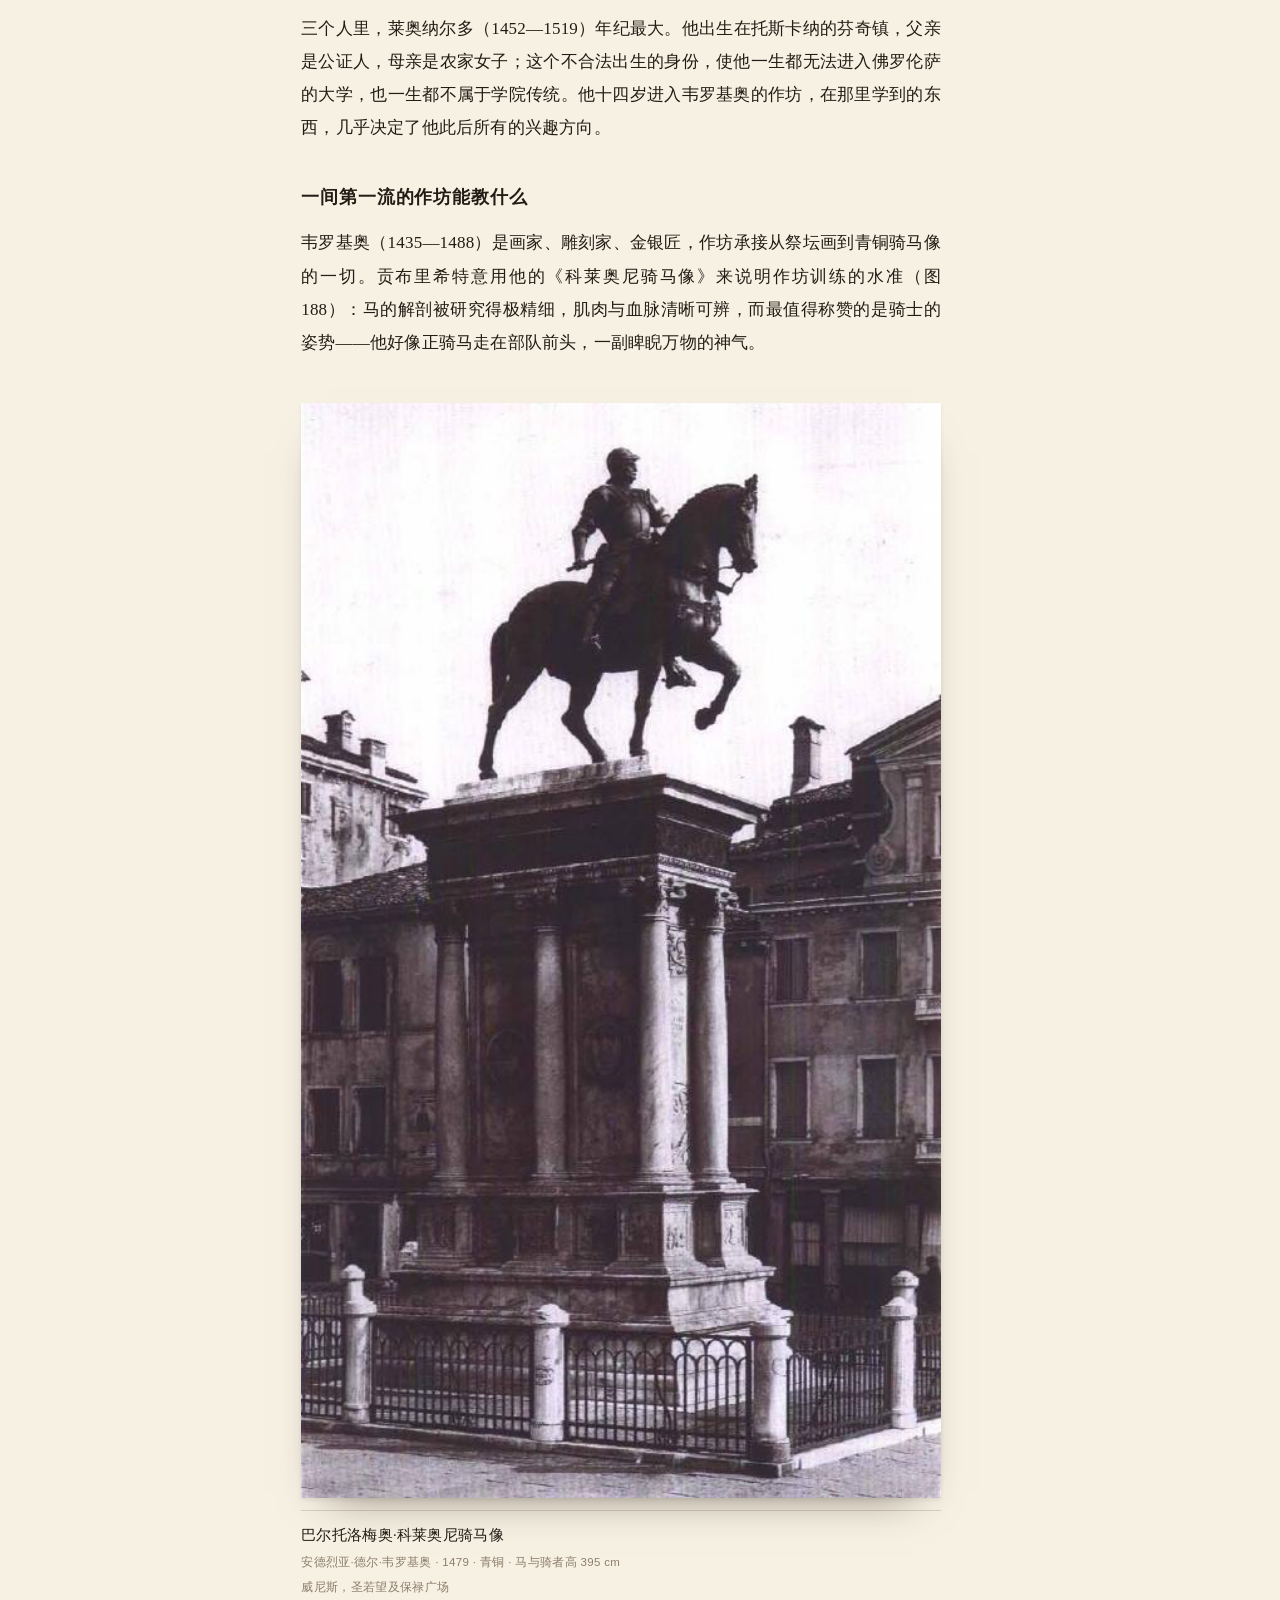
<file: read.html>
<!DOCTYPE html>
<html lang="zh-CN">
<head>
<meta charset="utf-8">
<meta name="viewport" content="width=device-width,initial-scale=1,viewport-fit=cover">
<title>阅读 · 艺术的故事</title>
<link rel="icon" href="data:image/svg+xml,%3Csvg xmlns='http://www.w3.org/2000/svg' viewBox='0 0 32 32'%3E%3Crect width='32' height='32' fill='%23241812'/%3E%3Ctext x='16' y='23' font-family='Georgia,serif' font-size='20' fill='%23d9bd8c' text-anchor='middle'%3EA%3C/text%3E%3C/svg%3E">
<link rel="stylesheet" href="css/style.css">
</head>
<body>
<div class="progressbar" id="progressbar" style="position:fixed"></div>

<header class="read-top">
  <div class="read-top__inner">
    <a class="read-top__back" href="index.html">
      <svg width="14" height="14" viewBox="0 0 24 24" fill="none" stroke="currentColor" stroke-width="1.6"><path d="M15 18l-6-6 6-6"/></svg>
      阅读馆
    </a>
    <span class="read-top__title" id="topTitle">第15章 和谐的获得<span id="topSub">托斯卡纳和罗马，16世纪初期</span></span>
    <div class="read-top__tools">
      <button class="icon-btn" id="btnMark" title="加入书签" aria-label="加入书签">
        <svg viewBox="0 0 24 24"><path d="M6 3h12v18l-6-4.2L6 21z"/></svg>
      </button>
      <a class="icon-btn" href="gallery.html?ch=15" title="本章画廊" aria-label="本章画廊" id="btnGallery">
        <svg viewBox="0 0 24 24"><rect x="3" y="4" width="18" height="16" rx="1"/><path d="M3 16l5-5 4 4 3-3 6 6"/><circle cx="8.5" cy="8.5" r="1.4"/></svg>
      </a>
      <button class="icon-btn mob-only" id="btnMenu" title="目录" aria-label="目录">
        <svg viewBox="0 0 24 24"><path d="M4 6h16M4 12h16M4 18h16"/></svg>
      </button>
    </div>
  </div>
</header>

<div class="drawer-scrim" id="scrim"></div>

<div class="reader">
  <aside class="rail-l" id="railL"></aside>
  <main class="article" id="article"></main>
  <aside class="rail-r" id="railR"></aside>
</div>

<script src="js/data/meta.js"></script>
<script src="js/data/works-more.js"></script>
<script src="js/data/ch01-03.js"></script>
<script src="js/data/ch04-06.js"></script>
<script src="js/data/ch07-09.js"></script>
<script src="js/data/ch10-12.js"></script>
<script src="js/data/ch13-14-17.js"></script>
<script src="js/data/ch18-20.js"></script>
<script src="js/data/ch21-23.js"></script>
<script src="js/data/ch24-26.js"></script>
<script src="js/data/ch27-28.js"></script>
<script src="js/data/artists-more1.js"></script>
<script src="js/data/artists-more2.js"></script>
<script src="js/data/ch15.js"></script>
<script src="js/data/ch15-s1.js"></script>
<script src="js/data/ch15-s2.js"></script>
<script src="js/data/ch15-s3.js"></script>
<script src="js/data/ch16.js"></script>
<script src="js/data/ch16-s1.js"></script>
<script src="js/data/ch16-s2.js"></script>
<script src="js/data/artists-deep.js"></script>
<script src="js/core.js"></script>
<script src="js/page-read.js"></script>
</body>
</html>
</file>
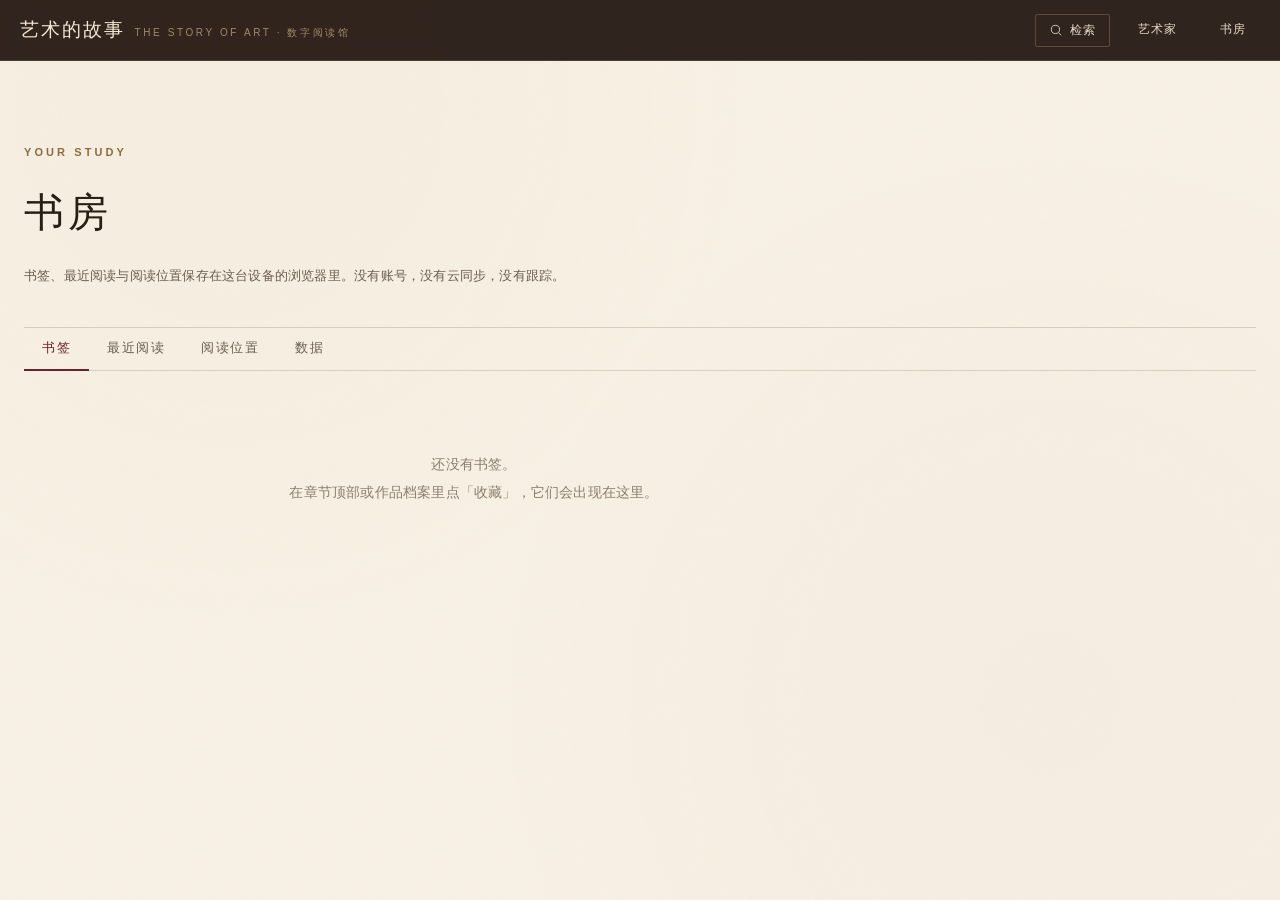
<file: study.html>
<!DOCTYPE html>
<html lang="zh-CN">
<head>
<meta charset="utf-8">
<meta name="viewport" content="width=device-width,initial-scale=1,viewport-fit=cover">
<title>书房 · 艺术的故事</title>
<link rel="icon" href="data:image/svg+xml,%3Csvg xmlns='http://www.w3.org/2000/svg' viewBox='0 0 32 32'%3E%3Crect width='32' height='32' fill='%23241812'/%3E%3Ctext x='16' y='23' font-family='Georgia,serif' font-size='20' fill='%23d9bd8c' text-anchor='middle'%3EA%3C/text%3E%3C/svg%3E">
<link rel="stylesheet" href="css/style.css">
</head>
<body>
<div data-topbar></div>

<main class="wrap" style="padding-bottom:90px">
  <header class="study-hero">
    <p class="eyebrow">Your Study</p>
    <h1>书房</h1>
    <p class="small" style="max-width:40rem">书签、最近阅读与阅读位置保存在这台设备的浏览器里。没有账号，没有云同步，没有跟踪。</p>
  </header>

  <div class="study-tabs" id="tabs">
    <button class="study-tab is-active" data-tab="marks">书签</button>
    <button class="study-tab" data-tab="recent">最近阅读</button>
    <button class="study-tab" data-tab="pos">阅读位置</button>
    <button class="study-tab" data-tab="data">数据</button>
  </div>

  <div id="panel"></div>
</main>

<script src="js/data/meta.js"></script>
<script src="js/data/works-more.js"></script>
<script src="js/data/ch01-03.js"></script>
<script src="js/data/ch04-06.js"></script>
<script src="js/data/ch07-09.js"></script>
<script src="js/data/ch10-12.js"></script>
<script src="js/data/ch13-14-17.js"></script>
<script src="js/data/ch18-20.js"></script>
<script src="js/data/ch21-23.js"></script>
<script src="js/data/ch24-26.js"></script>
<script src="js/data/ch27-28.js"></script>
<script src="js/data/artists-more1.js"></script>
<script src="js/data/artists-more2.js"></script>
<script src="js/core.js"></script>
<script src="js/page-study.js"></script>
</body>
</html>
</file>
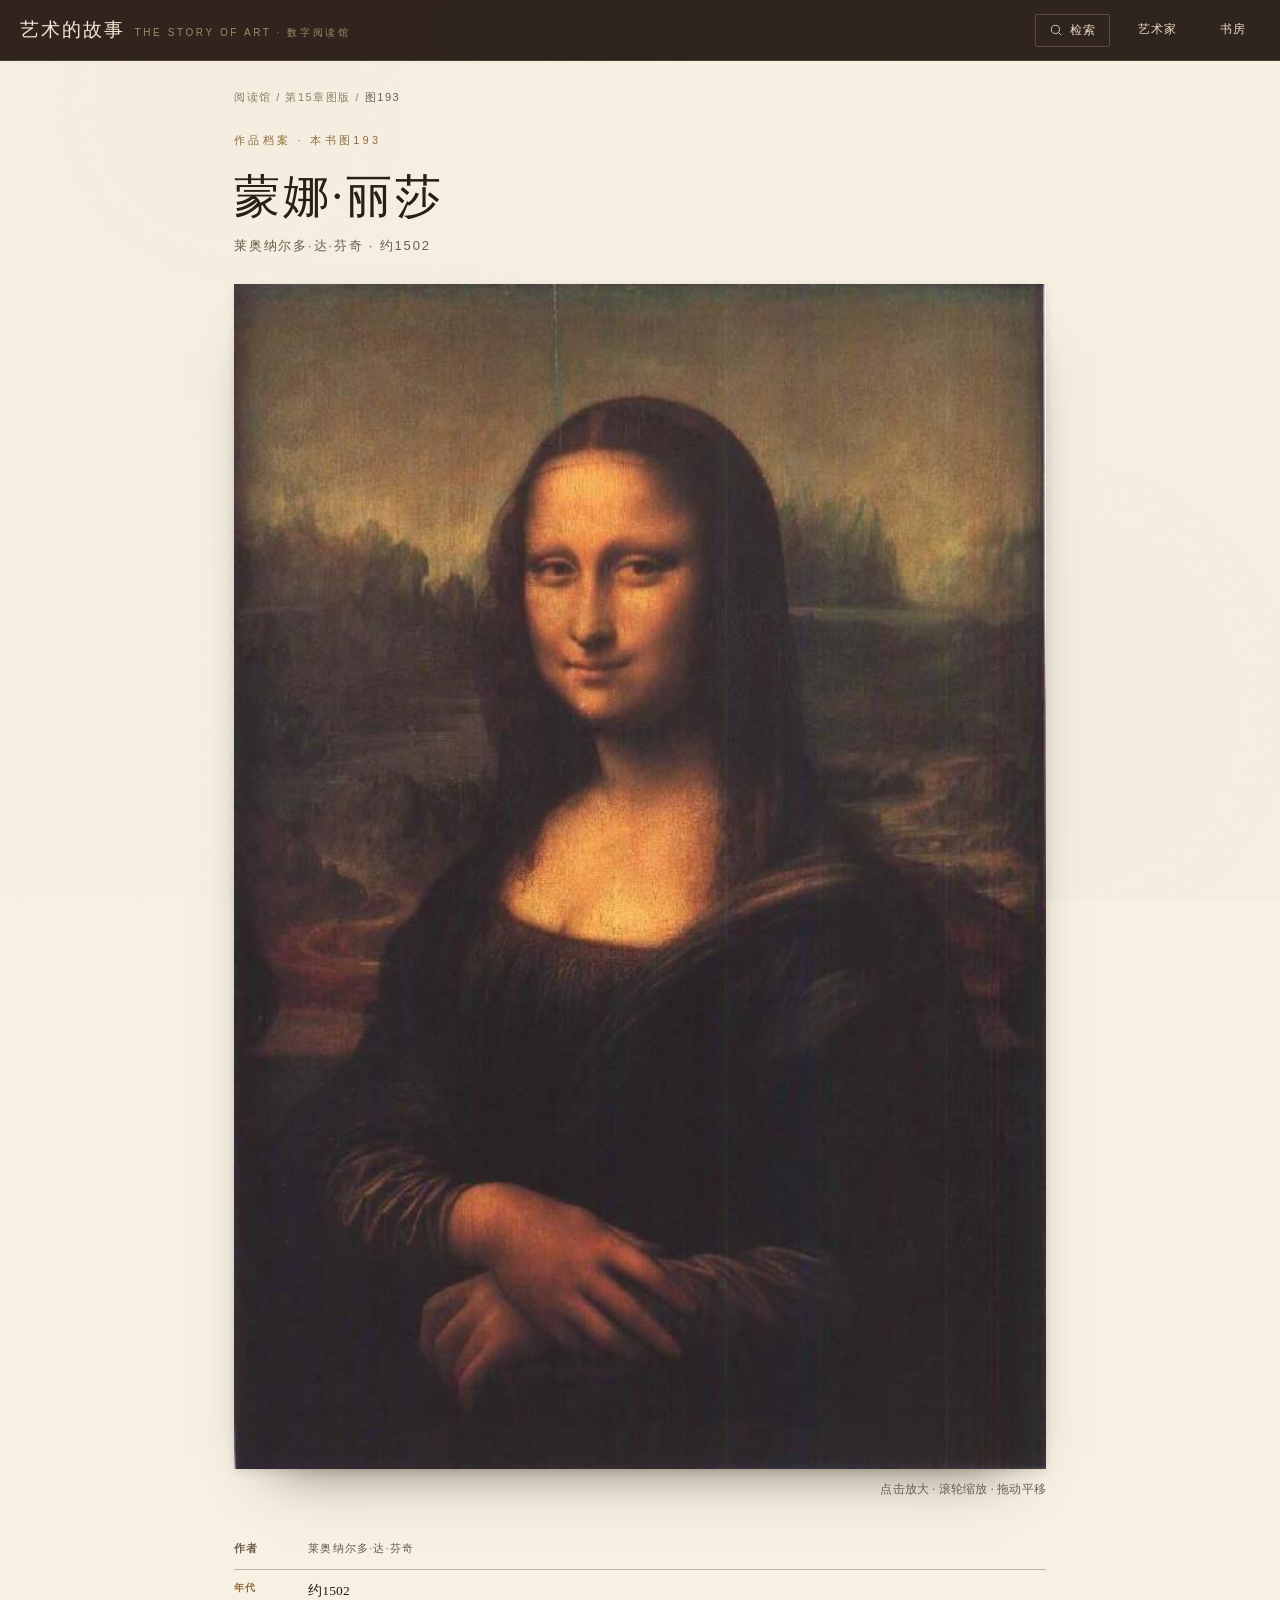
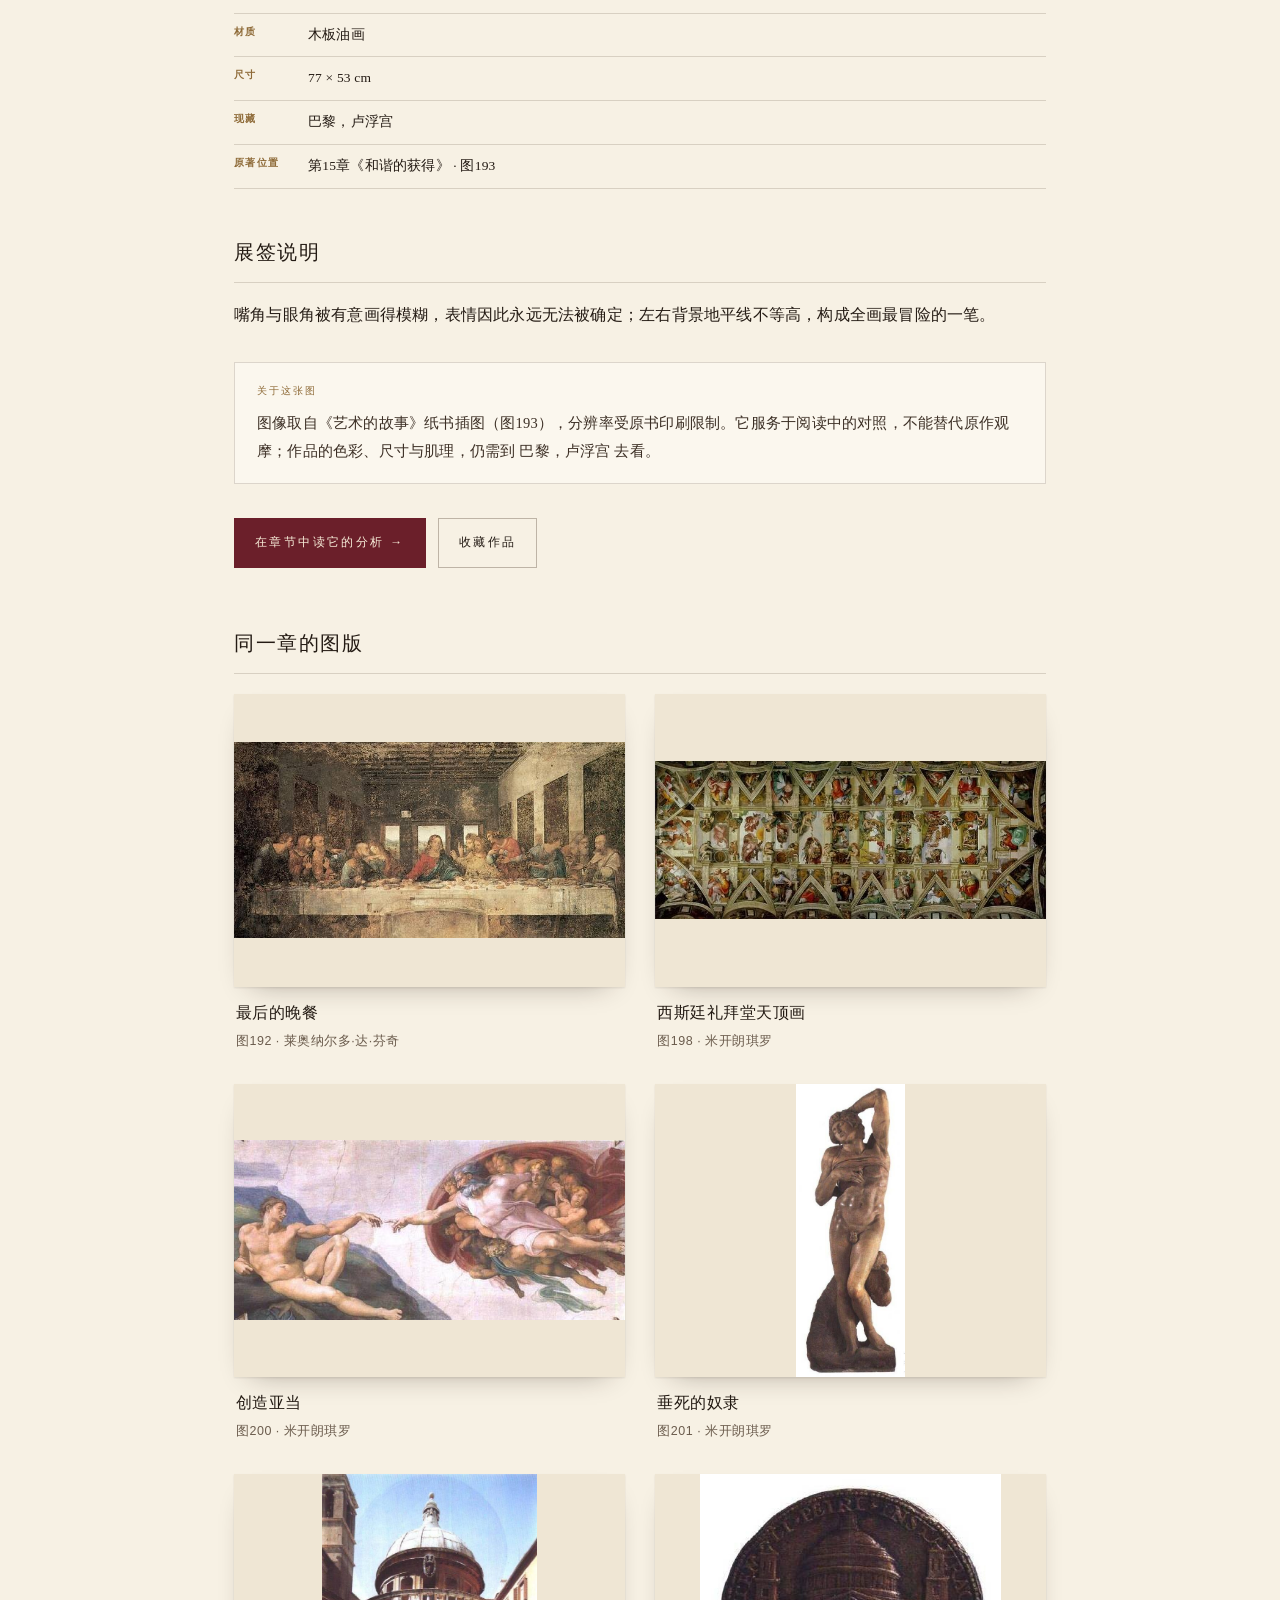
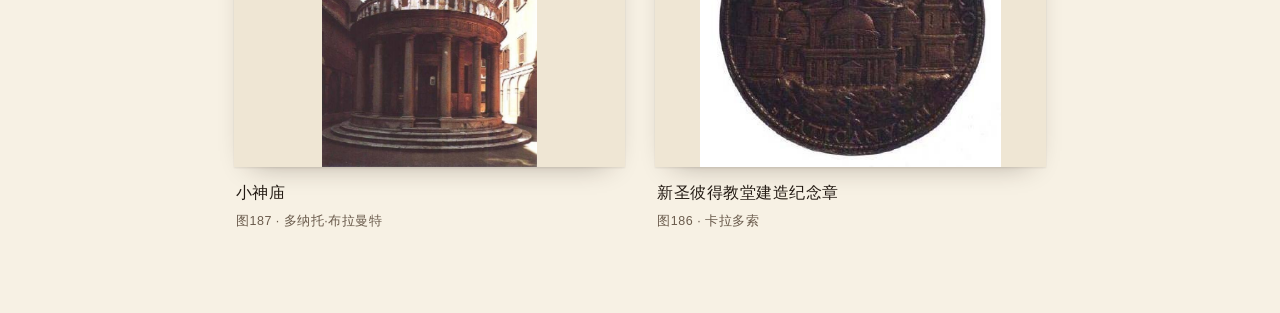
<file: work.html>
<!DOCTYPE html>
<html lang="zh-CN">
<head>
<meta charset="utf-8">
<meta name="viewport" content="width=device-width,initial-scale=1,viewport-fit=cover">
<title>作品档案 · 艺术的故事</title>
<link rel="icon" href="data:image/svg+xml,%3Csvg xmlns='http://www.w3.org/2000/svg' viewBox='0 0 32 32'%3E%3Crect width='32' height='32' fill='%23241812'/%3E%3Ctext x='16' y='23' font-family='Georgia,serif' font-size='20' fill='%23d9bd8c' text-anchor='middle'%3EA%3C/text%3E%3C/svg%3E">
<link rel="stylesheet" href="css/style.css">
</head>
<body>
<div data-topbar></div>
<main class="wrap wrap--narrow" style="padding-top:26px;padding-bottom:80px" id="workHost"></main>

<script src="js/data/meta.js"></script>
<script src="js/data/works-more.js"></script>
<script src="js/data/ch01-03.js"></script>
<script src="js/data/ch04-06.js"></script>
<script src="js/data/ch07-09.js"></script>
<script src="js/data/ch10-12.js"></script>
<script src="js/data/ch13-14-17.js"></script>
<script src="js/data/ch18-20.js"></script>
<script src="js/data/ch21-23.js"></script>
<script src="js/data/ch24-26.js"></script>
<script src="js/data/ch27-28.js"></script>
<script src="js/data/artists-more1.js"></script>
<script src="js/data/artists-more2.js"></script>
<script src="js/core.js"></script>
<script src="js/page-work.js"></script>
</body>
</html>
</file>
<file: css/style.css>
/* ============================================================
   《艺术的故事》数字阅读馆 — 视觉系统
   深胡桃木 / 暖白纸 / 酒红 / 古典金；衬线排印；博物馆展签
   ============================================================ */

:root{
  --ink:#241b14;
  --ink-2:#3c2f25;
  --ink-soft:#6b5c4d;
  --ink-faint:#8d7d6b;

  --paper:#f7f1e4;
  --paper-2:#f1e8d7;
  --paper-3:#e8dbc5;

  --walnut:#241812;
  --walnut-2:#2f2017;
  --walnut-3:#3d2b1f;
  --walnut-line:rgba(217,189,140,.16);

  --burgundy:#6b1f2a;
  --burgundy-2:#521620;
  --gold:#b3894f;
  --gold-2:#d9bd8c;
  --gold-3:#8e6a37;

  --line:rgba(58,38,24,.16);
  --line-strong:rgba(58,38,24,.30);

  --serif:"Georgia","Times New Roman","Songti SC","Source Han Serif SC","Noto Serif SC","SimSun",serif;
  --sans:"Helvetica Neue","Segoe UI","PingFang SC","Microsoft YaHei",sans-serif;
  --kai:"Kaiti SC","KaiTi","STKaiti",var(--serif);

  --measure:38rem;
  --ease:cubic-bezier(.22,.61,.36,1);
}

*,*::before,*::after{box-sizing:border-box;}

html{-webkit-text-size-adjust:100%;scroll-behavior:smooth;}
@media (prefers-reduced-motion:reduce){html{scroll-behavior:auto;}}

body{
  margin:0;
  background:var(--paper);
  color:var(--ink);
  font-family:var(--serif);
  font-size:17px;
  line-height:1.95;
  letter-spacing:.012em;
  text-rendering:optimizeLegibility;
  -webkit-font-smoothing:antialiased;
}

img{max-width:100%;display:block;}
a{color:inherit;text-decoration:none;}
button{font-family:inherit;font-size:inherit;color:inherit;background:none;border:0;cursor:pointer;padding:0;}
::selection{background:rgba(107,31,42,.16);}

/* 纸纹 */
body::before{
  content:"";
  position:fixed;inset:0;
  pointer-events:none;z-index:0;
  opacity:.5;
  background-image:
    radial-gradient(circle at 18% 12%, rgba(179,137,79,.05), transparent 40%),
    radial-gradient(circle at 82% 78%, rgba(107,31,42,.04), transparent 45%),
    url("data:image/svg+xml,%3Csvg xmlns='http://www.w3.org/2000/svg' width='120' height='120'%3E%3Cfilter id='n'%3E%3CfeTurbulence type='fractalNoise' baseFrequency='.85' numOctaves='3'/%3E%3C/filter%3E%3Crect width='120' height='120' filter='url(%23n)' opacity='.05'/%3E%3C/svg%3E");
}

/* ---------- 通用排印 ---------- */
.eyebrow{
  font-family:var(--sans);
  font-size:11px;
  letter-spacing:.28em;
  text-transform:uppercase;
  color:var(--gold-3);
  font-weight:600;
}
.eyebrow--light{color:var(--gold-2);}

.rule{height:1px;background:var(--line);border:0;margin:0;}
.rule--short{width:64px;height:1px;background:var(--gold);border:0;margin:28px 0;}

.small{font-size:13px;line-height:1.75;color:var(--ink-soft);}

/* ---------- 顶栏 ---------- */
.topbar{
  position:sticky;top:0;z-index:60;
  background:rgba(36,24,18,.94);
  backdrop-filter:blur(10px) saturate(1.1);
  border-bottom:1px solid var(--walnut-line);
  color:#efe3cf;
}
.topbar__inner{
  max-width:1600px;margin:0 auto;
  display:flex;align-items:center;gap:14px;
  padding:0 20px;height:60px;
}
.brand{display:flex;align-items:baseline;gap:10px;min-width:0;}
.brand__mark{
  font-family:var(--serif);font-size:19px;letter-spacing:.10em;
  color:#f4e8d4;white-space:nowrap;
}
.brand__sub{
  font-family:var(--sans);font-size:10px;letter-spacing:.26em;text-transform:uppercase;
  color:rgba(217,189,140,.66);white-space:nowrap;
}
.topbar__spacer{flex:1;}

.tbtn{
  display:inline-flex;align-items:center;gap:7px;
  padding:7px 13px;border:1px solid rgba(217,189,140,.26);
  color:#e9dcc7;border-radius:2px;
  font-family:var(--sans);font-size:12px;letter-spacing:.10em;
  transition:.25s var(--ease);
}
.tbtn:hover{background:rgba(217,189,140,.12);border-color:rgba(217,189,140,.5);}
.tbtn--ghost{border-color:transparent;}
.tbtn svg{width:14px;height:14px;stroke:currentColor;fill:none;stroke-width:1.5;}

.progressbar{
  position:fixed;top:0;left:0;height:2px;width:0;z-index:70;
  background:linear-gradient(90deg,var(--gold-3),var(--gold-2));
  box-shadow:0 0 12px rgba(217,189,140,.5);
  transition:width .1s linear;
}

/* ---------- 封面 ---------- */
.hero{
  position:relative;min-height:min(92vh,860px);
  background:var(--walnut);color:#f6ecdc;
  display:flex;align-items:flex-end;
  overflow:hidden;
}
.hero__bg{position:absolute;inset:0;}
.hero__bg img{
  width:100%;height:100%;object-fit:cover;
  object-position:50% 42%;
  filter:saturate(.92) contrast(1.02) brightness(.86);
  transform:scale(1.03);
}
.hero__bg::after{
  content:"";position:absolute;inset:0;
  background:
    linear-gradient(180deg,rgba(20,13,9,.66) 0%,rgba(20,13,9,.18) 30%,rgba(20,13,9,.55) 66%,rgba(20,13,9,.95) 100%),
    radial-gradient(120% 80% at 20% 70%,rgba(36,24,18,.75),transparent 60%);
}
.hero__inner{
  position:relative;z-index:2;
  max-width:1600px;margin:0 auto;width:100%;
  padding:0 24px 56px;
}
.hero__rule{width:100%;max-width:520px;height:1px;background:linear-gradient(90deg,var(--gold-2),transparent);margin-bottom:26px;}
.hero h1{
  font-size:clamp(38px,7vw,84px);
  line-height:1.06;letter-spacing:.06em;margin:0 0 6px;
  font-weight:400;color:#fbf3e5;
  text-shadow:0 2px 30px rgba(0,0,0,.4);
}
.hero__latin{
  font-family:var(--sans);font-size:clamp(10px,1.2vw,12px);
  letter-spacing:.42em;text-transform:uppercase;color:var(--gold-2);
  margin:0 0 22px;
}
.hero__lead{
  max-width:36rem;font-size:clamp(15px,1.6vw,17.5px);
  line-height:2;color:rgba(246,236,220,.84);margin:0 0 30px;
}
.hero__meta{display:flex;flex-wrap:wrap;gap:10px 0;align-items:center;}
.hero__meta span{font-family:var(--sans);font-size:12px;letter-spacing:.14em;color:rgba(217,189,140,.8);}
.hero__meta span + span{position:relative;padding-left:23px;}
.hero__meta span + span::before{content:"·";position:absolute;left:7px;opacity:.5;}

.cta{
  display:inline-flex;align-items:center;gap:12px;
  padding:15px 30px;border:1px solid rgba(217,189,140,.55);
  color:#f8eeda;font-family:var(--sans);font-size:13px;letter-spacing:.2em;
  background:rgba(107,31,42,.28);
  transition:.3s var(--ease);
}
.cta:hover{background:var(--burgundy);border-color:var(--gold-2);letter-spacing:.24em;}
.cta__arrow{transition:transform .3s var(--ease);}
.cta:hover .cta__arrow{transform:translateX(4px);}

/* ---------- 通用区块 ---------- */
.wrap{max-width:1280px;margin:0 auto;padding:0 24px;}
.wrap--narrow{max-width:860px;}
.section{padding:clamp(52px,7vw,96px) 0;}
.section--tint{background:linear-gradient(180deg,var(--paper-2),var(--paper));}

.sec-head{display:flex;align-items:flex-end;justify-content:space-between;gap:24px;margin-bottom:clamp(28px,4vw,48px);}
.sec-head h2{
  font-size:clamp(24px,3vw,34px);font-weight:400;letter-spacing:.1em;margin:8px 0 0;line-height:1.3;
}
.sec-head p{margin:6px 0 0;max-width:34rem;}
.sec-link{
  font-family:var(--sans);font-size:12px;letter-spacing:.16em;color:var(--burgundy);
  border-bottom:1px solid rgba(107,31,42,.3);padding-bottom:3px;white-space:nowrap;
}
.sec-link:hover{border-color:var(--burgundy);}

/* ---------- 时间轴 ---------- */
.timeline{position:relative;padding:10px 0 4px;}
.tl-scroll{
  display:flex;gap:0;overflow-x:auto;scrollbar-width:thin;
  padding-bottom:18px;
  scroll-snap-type:x proximity;
}
.tl-scroll::-webkit-scrollbar{height:4px;}
.tl-scroll::-webkit-scrollbar-thumb{background:var(--line-strong);}
.tl-era{
  flex:1 1 0;min-width:0;padding:18px 18px 4px;
  border-left:1px solid var(--line);
  scroll-snap-align:start;
}
.tl-era:first-child{border-left:0;padding-left:0;}
.tl-era__name{
  font-family:var(--sans);font-size:10.5px;letter-spacing:.26em;text-transform:uppercase;
  color:var(--gold-3);margin-bottom:3px;
}
.tl-era__years{font-size:12px;color:var(--ink-faint);font-family:var(--sans);letter-spacing:.08em;margin-bottom:14px;}
.tl-item{
  display:flex;align-items:center;gap:7px;
  padding:7px 0 7px 13px;position:relative;
  border-top:1px solid rgba(58,38,24,.08);
  transition:.2s var(--ease);
}
.tl-item::before{
  content:"";position:absolute;left:0;top:16px;width:5px;height:5px;border-radius:50%;
  background:var(--line-strong);
}
.tl-item:hover{padding-left:20px;}
.tl-item:hover .tl-item__title{color:var(--burgundy);}
.tl-item--live::before{background:var(--burgundy);box-shadow:0 0 0 3px rgba(107,31,42,.12);}
.tl-item__no{flex:0 0 auto;font-family:var(--sans);font-size:10.5px;letter-spacing:.12em;color:var(--ink-faint);}
.tl-item__title{flex:1 1 auto;min-width:0;font-size:14.5px;letter-spacing:.04em;line-height:1.45;transition:color .2s;}
.tl-item--soon .tl-item__title{color:var(--ink-faint);}
.tl-item__badge{
  flex:0 0 auto;font-family:var(--sans);font-size:9.5px;letter-spacing:.14em;color:#fff;
  background:var(--burgundy);padding:1px 6px;
}
.tl-item__badge--soon{background:rgba(58,38,24,.22);}

.tl-axis{position:relative;height:26px;margin-top:6px;}
.tl-axis__line{position:absolute;left:0;right:0;top:12px;height:1px;background:var(--line-strong);}

/* ---------- 时期入口（横向索引） ---------- */
.periods{display:grid;grid-template-columns:repeat(3,1fr);gap:1px;background:var(--line);border:1px solid var(--line);}
.period{
  position:relative;padding:24px 24px 22px;
  background:var(--paper);display:flex;flex-direction:column;gap:6px;
  transition:background .25s var(--ease);
}
.period:hover{background:var(--paper-2);}
.period__no{font-family:var(--sans);font-size:11px;letter-spacing:.18em;color:var(--gold-3);}
.period__title{font-size:20px;letter-spacing:.06em;}
.period__sub{font-size:13px;color:var(--ink-soft);font-family:var(--sans);letter-spacing:.03em;line-height:1.6;}
.period__state{
  margin-top:10px;font-family:var(--sans);font-size:10.5px;letter-spacing:.16em;
  color:var(--burgundy);
}
.period--soon .period__title{color:var(--ink-soft);}
.period--soon .period__state{color:var(--ink-faint);}
a.period:hover .period__title{color:var(--burgundy);}

/* ---------- 卡片：作品 / 艺术家（克制的展签式） ---------- */
.plate-grid{display:grid;grid-template-columns:repeat(auto-fill,minmax(260px,1fr));gap:clamp(18px,2.4vw,34px);}
.plate{cursor:pointer;background:none;border:0;text-align:left;padding:0;display:block;}
.plate__frame{
  position:relative;overflow:hidden;background:#e6dac6;
  box-shadow:0 1px 2px rgba(40,25,15,.10),0 12px 28px -18px rgba(40,25,15,.45);
}
.plate__frame img{
  width:100%;height:100%;object-fit:cover;
  transition:transform .7s var(--ease),filter .5s;
}
.plate:hover .plate__frame img{transform:scale(1.035);}
.plate__frame--contain img{object-fit:contain;background:#efe6d4;}
.plate__cap{padding:14px 2px 0;}
.plate__t{font-size:16px;letter-spacing:.03em;line-height:1.5;}
.plate__a{font-size:12.5px;color:var(--ink-soft);font-family:var(--sans);letter-spacing:.04em;margin-top:4px;}

/* ---------- 首页艺术家条目 ---------- */
.people{display:grid;grid-template-columns:repeat(auto-fill,minmax(200px,1fr));gap:1px;background:var(--line);border:1px solid var(--line);}
.person{
  background:var(--paper);padding:22px 20px 20px;display:flex;flex-direction:column;gap:4px;
  transition:background .3s;
}
.person:hover{background:var(--paper-2);}
.person__name{font-size:17px;letter-spacing:.02em;line-height:1.45;}
.person__life{font-family:var(--sans);font-size:11px;letter-spacing:.1em;color:var(--ink-faint);}
.person__tag{font-size:13px;color:var(--ink-soft);margin-top:6px;line-height:1.7;}

/* ---------- 说明 / 凡例 ---------- */
.colophon{display:grid;grid-template-columns:repeat(auto-fit,minmax(240px,1fr));gap:clamp(24px,4vw,56px);}
.colophon h3{font-size:14px;letter-spacing:.18em;font-family:var(--sans);color:var(--gold-3);margin:0 0 10px;font-weight:600;}
.colophon p{font-size:14px;line-height:1.9;color:var(--ink-2);margin:0;}

/* ---------- 页脚 ---------- */
.foot{background:var(--walnut);color:rgba(240,229,211,.62);padding:56px 0 40px;margin-top:0;}
.foot__inner{max-width:1280px;margin:0 auto;padding:0 24px;display:flex;flex-wrap:wrap;gap:28px;justify-content:space-between;align-items:flex-start;}
.foot__t{font-size:22px;letter-spacing:.1em;color:#f2e6d2;}
.foot__s{font-family:var(--sans);font-size:11px;letter-spacing:.2em;color:rgba(217,189,140,.55);margin-top:8px;}
.foot a{border-bottom:1px solid rgba(217,189,140,.25);}
.foot a:hover{color:var(--gold-2);}

/* ============================================================
   阅读页
   ============================================================ */
.read-top{
  position:sticky;top:0;z-index:60;background:rgba(247,241,228,.94);
  backdrop-filter:blur(10px);border-bottom:1px solid var(--line);
}
.read-top__inner{
  max-width:1600px;margin:0 auto;padding:0 20px;height:62px;
  display:flex;align-items:center;gap:16px;
}
.read-top__back{font-family:var(--sans);font-size:12px;letter-spacing:.14em;color:var(--ink-soft);display:inline-flex;gap:8px;align-items:center;}
.read-top__back:hover{color:var(--burgundy);}
.read-top__title{font-size:15px;letter-spacing:.08em;color:var(--ink-2);}
.read-top__title span{color:var(--ink-faint);font-family:var(--sans);font-size:11.5px;letter-spacing:.1em;margin-left:8px;}
.read-top__tools{margin-left:auto;display:flex;gap:8px;align-items:center;}
.icon-btn{
  width:36px;height:36px;display:inline-flex;align-items:center;justify-content:center;
  border:1px solid transparent;border-radius:2px;transition:.2s;color:var(--ink-2);
}
.icon-btn:hover{background:rgba(58,38,24,.06);border-color:var(--line);}
.icon-btn svg{width:17px;height:17px;stroke:currentColor;fill:none;stroke-width:1.6;stroke-linecap:round;stroke-linejoin:round;}
.icon-btn.is-on{color:var(--burgundy);}
.icon-btn.is-on svg{fill:rgba(107,31,42,.14);}

.reader{
  display:grid;grid-template-columns:250px minmax(0,1fr) 288px;
  gap:0;max-width:1560px;margin:0 auto;align-items:start;
  position:relative;z-index:1;
}
.rail-l,.rail-r{position:sticky;top:62px;height:calc(100vh - 62px);overflow-y:auto;padding:34px 22px 60px;}
.rail-l{border-right:1px solid var(--line);}
.rail-r{border-left:1px solid var(--line);}
.rail-l::-webkit-scrollbar,.rail-r::-webkit-scrollbar{width:4px;}
.rail-l::-webkit-scrollbar-thumb,.rail-r::-webkit-scrollbar-thumb{background:rgba(58,38,24,.18);}

.rail__label{
  font-family:var(--sans);font-size:10px;letter-spacing:.26em;text-transform:uppercase;
  color:var(--gold-3);margin-bottom:14px;
}
.nav-group{margin-bottom:22px;}
.nav-group__t{
  font-family:var(--sans);font-size:10.5px;letter-spacing:.2em;color:var(--ink-faint);
  padding:0 0 6px;border-bottom:1px solid var(--line);margin-bottom:6px;
}
.nav-item{
  display:block;padding:7px 8px 7px 10px;font-size:13.5px;line-height:1.6;
  border-left:2px solid transparent;color:var(--ink-2);transition:.18s;
}
.nav-item:hover{background:rgba(58,38,24,.05);color:var(--ink);}
.nav-item.is-active{border-left-color:var(--burgundy);background:rgba(107,31,42,.055);color:var(--burgundy);font-weight:600;}
.nav-item__no{font-family:var(--sans);font-size:10px;color:var(--ink-faint);margin-right:6px;letter-spacing:.08em;}
.nav-item--soon{color:var(--ink-faint);cursor:default;display:flex;justify-content:space-between;align-items:center;}
.nav-item--soon:hover{background:none;color:var(--ink-faint);}
.nav-item__soon{font-family:var(--sans);font-size:9px;letter-spacing:.1em;opacity:.7;}

/* 目录（本章） */
.toc-item{display:block;font-size:13px;padding:5px 0 5px 10px;color:var(--ink-soft);border-left:1px solid var(--line);line-height:1.65;}
.toc-item:hover{color:var(--burgundy);border-left-color:var(--gold);}
.toc-item.is-active{color:var(--burgundy);border-left-color:var(--burgundy);}

.article{max-width:760px;margin:0 auto;padding:clamp(30px,5vw,64px) clamp(20px,4vw,52px) 120px;}
.article__head{margin-bottom:clamp(30px,4vw,52px);}
.article__no{
  font-family:var(--sans);font-size:11px;letter-spacing:.3em;color:var(--gold-3);margin-bottom:16px;
}
.article__title{
  font-size:clamp(30px,4.6vw,46px);line-height:1.28;letter-spacing:.06em;font-weight:400;margin:0 0 12px;
}
.article__sub{
  font-family:var(--sans);font-size:13px;letter-spacing:.14em;color:var(--ink-soft);margin:0 0 22px;
}
.article__lede{
  font-size:clamp(16px,1.7vw,18px);line-height:2.05;color:var(--ink-2);
  border-left:2px solid var(--gold);padding-left:20px;margin:0;
}

.article h2{
  font-size:clamp(21px,2.6vw,26px);font-weight:400;letter-spacing:.08em;line-height:1.5;
  margin:clamp(48px,6vw,74px) 0 22px;padding-bottom:12px;border-bottom:1px solid var(--line);
  scroll-margin-top:80px;
}
.article h2 .h2-no{
  font-family:var(--sans);font-size:11px;letter-spacing:.24em;color:var(--gold-3);
  display:block;margin-bottom:8px;
}
.article h3{
  font-size:17.5px;font-weight:600;letter-spacing:.05em;margin:36px 0 12px;color:var(--ink);
}
.article p{margin:0 0 1.35em;text-align:justify;}
.article p + p{text-indent:0;}
.article strong{font-weight:600;color:var(--ink);}
.article em{font-style:normal;background:linear-gradient(transparent 62%,rgba(179,137,79,.24) 62%);}
.article a.ref{color:var(--burgundy);border-bottom:1px solid rgba(107,31,42,.3);}
.article a.ref:hover{border-color:var(--burgundy);}
.article ul,.article ol{margin:0 0 1.4em;padding-left:1.3em;}
.article li{margin-bottom:.55em;line-height:1.95;}

/* 首段：不加首字下沉（中文字形下沉在部分字体下会被裁切，改用轻微的缩进标识） */
.article__first{text-indent:0;}
.article__first::first-letter{font-size:inherit;float:none;padding:0;color:inherit;}

/* 原文摘录 */
.quote{
  margin:34px 0;padding:26px 26px 24px 28px;position:relative;
  background:linear-gradient(180deg,rgba(232,219,197,.5),rgba(241,232,215,.32));
  border-left:3px solid var(--burgundy);
}
.quote::before{
  content:"“";position:absolute;top:-2px;left:14px;font-size:46px;color:rgba(107,31,42,.16);
  font-family:Georgia,serif;line-height:1;
}
.quote__text{
  font-family:var(--kai);font-size:17.5px;line-height:2.05;color:var(--ink-2);margin:0;
  position:relative;z-index:1;text-align:justify;
}
.quote__src{
  display:block;margin-top:14px;font-family:var(--sans);font-size:11px;letter-spacing:.12em;
  color:var(--ink-faint);
}
.quote__src b{color:var(--burgundy);font-weight:600;}

/* 编者按 / 区分提示 */
.aside-note{
  margin:30px 0;padding:18px 22px;border:1px solid var(--line);
  background:rgba(255,252,245,.6);font-size:14.5px;line-height:1.95;color:var(--ink-2);
}
.aside-note__t{
  font-family:var(--sans);font-size:10px;letter-spacing:.2em;color:var(--gold-3);
  display:block;margin-bottom:8px;
}

/* 图版（博物馆展签） */
figure.plate-big{margin:44px 0;position:relative;}
figure.plate-big .frame{
  background:#ece1ce;padding:0;box-shadow:0 2px 4px rgba(40,25,15,.08),0 22px 44px -28px rgba(40,25,15,.6);
  cursor:zoom-in;position:relative;overflow:hidden;
}
figure.plate-big img{width:100%;height:auto;}
figure.plate-big .frame::after{
  content:"放大";position:absolute;right:10px;bottom:10px;
  font-family:var(--sans);font-size:9.5px;letter-spacing:.2em;color:#f7efe0;
  background:rgba(36,24,18,.6);padding:4px 8px;opacity:0;transition:.3s;
}
figure.plate-big .frame:hover::after{opacity:1;}
figcaption{
  margin-top:12px;padding-top:11px;border-top:1px solid var(--line);
  font-size:13px;line-height:1.8;color:var(--ink-soft);
  display:grid;grid-template-columns:1fr auto;gap:4px 16px;
}
figcaption .cap-t{font-size:14.5px;color:var(--ink);letter-spacing:.02em;}
figcaption .cap-m{font-family:var(--sans);font-size:11.5px;letter-spacing:.03em;color:var(--ink-faint);}
figcaption .cap-fig{
  font-family:var(--sans);font-size:10.5px;letter-spacing:.12em;color:var(--gold-3);
  white-space:nowrap;text-align:right;
}
figure.plate-big figcaption{grid-template-columns:1fr;}

/* 双图并置 */
.duo{display:grid;grid-template-columns:1fr 1fr;gap:18px;margin:38px 0;}
.duo figure{margin:0;}
.duo .frame{background:#ece1ce;cursor:zoom-in;}
.duo figcaption{font-size:12px;grid-template-columns:1fr;}
.duo .cap-t{font-size:13px;}

/* 展签表 */
.label-table{width:100%;border-collapse:collapse;margin:26px 0;font-size:13.5px;line-height:1.85;}
.label-table th,.label-table td{
  text-align:left;padding:9px 10px 9px 0;vertical-align:top;
  border-bottom:1px solid var(--line);
}
.label-table th{
  font-family:var(--sans);font-size:10px;letter-spacing:.14em;color:var(--gold-3);
  font-weight:600;width:74px;white-space:nowrap;
}
.label-table tr:first-child th,.label-table tr:first-child td{
  font-family:var(--sans);font-size:10.5px;letter-spacing:.12em;color:var(--ink-soft);
  border-bottom:1px solid var(--line-strong);padding-bottom:10px;white-space:normal;
}
.label-table tr:first-child td strong{font-weight:600;color:var(--ink);}

/* 本章人物 / 作品 推荐条 */
.chip-row{display:flex;flex-wrap:wrap;gap:8px;margin:22px 0 0;}
.chip{
  font-family:var(--sans);font-size:11.5px;letter-spacing:.08em;color:var(--ink-2);
  border:1px solid var(--line-strong);padding:5px 11px;transition:.2s;
}
.chip:hover{background:var(--burgundy);color:#f8eeda;border-color:var(--burgundy);}

/* 右栏 */
.rail-card{margin-bottom:28px;}
.rail-card__t{
  font-family:var(--sans);font-size:10px;letter-spacing:.22em;text-transform:uppercase;
  color:var(--gold-3);padding-bottom:8px;border-bottom:1px solid var(--line);margin-bottom:10px;
}
.rail-person{display:block;padding:7px 0 8px;}
.rail-person__n{display:block;font-size:14px;letter-spacing:.03em;line-height:1.5;}
.rail-person__d{display:block;font-family:var(--sans);font-size:10.5px;color:var(--ink-faint);letter-spacing:.06em;margin-top:1px;}
.rail-work{display:flex;gap:10px;padding:9px 0;align-items:center;border-bottom:1px solid rgba(58,38,24,.07);}
.rail-work img{width:46px;height:46px;object-fit:cover;background:#e6dac6;flex:0 0 auto;}
.rail-work__t{font-size:13px;line-height:1.5;display:-webkit-box;-webkit-line-clamp:2;-webkit-box-orient:vertical;overflow:hidden;}
.rail-work__a{font-family:var(--sans);font-size:10.5px;color:var(--ink-faint);}
.rail-fact{font-size:12.5px;line-height:1.85;color:var(--ink-soft);}
.rail-fact b{display:block;font-family:var(--sans);font-size:10px;letter-spacing:.14em;color:var(--gold-3);margin-bottom:2px;font-weight:600;}

/* 章末导航 */
.ch-end{margin-top:70px;padding-top:26px;border-top:1px solid var(--line-strong);display:flex;justify-content:space-between;gap:16px;flex-wrap:wrap;}
.ch-end a{max-width:46%;}
.ch-end__dir{font-family:var(--sans);font-size:10px;letter-spacing:.2em;color:var(--gold-3);display:block;margin-bottom:6px;}
.ch-end__t{font-size:17px;letter-spacing:.04em;}
.ch-end a:hover .ch-end__t{color:var(--burgundy);}

/* ============================================================
   画廊 / 灯箱
   ============================================================ */
.gallery-page{background:#150f0b;color:#efe3cf;min-height:100vh;}
.gallery-hero{padding:70px 24px 30px;max-width:1280px;margin:0 auto;border-bottom:1px solid rgba(217,189,140,.14);}
.gallery-hero h1{font-size:clamp(26px,4vw,40px);font-weight:400;letter-spacing:.12em;margin:10px 0 8px;color:#f7ecda;}
.gallery-hero p{color:rgba(239,227,207,.62);font-size:14px;max-width:40rem;line-height:1.9;}

.gal-filter{max-width:1280px;margin:0 auto;padding:22px 24px;display:flex;gap:10px;flex-wrap:wrap;align-items:center;border-bottom:1px solid rgba(217,189,140,.1);}
.gal-chip{
  font-family:var(--sans);font-size:11.5px;letter-spacing:.1em;color:rgba(239,227,207,.8);
  border:1px solid rgba(217,189,140,.22);padding:6px 13px;transition:.2s;
}
.gal-chip:hover,.gal-chip.is-active{color:#1d130d;background:var(--gold-2);border-color:var(--gold-2);}

.gal{max-width:1180px;margin:0 auto;padding:clamp(30px,5vw,64px) 24px 100px;}
.gal-work{margin:0 0 clamp(56px,9vw,120px);}
.gal-work__img{
  cursor:zoom-in;background:#0b0806;display:flex;justify-content:center;align-items:center;
}
.gal-work__img img{
  max-height:80vh;width:auto;max-width:100%;object-fit:contain;
  box-shadow:0 30px 70px -40px #000;outline:1px solid rgba(217,189,140,.10);
}
.gal-work__label{
  margin-top:22px;padding-top:16px;border-top:1px solid rgba(217,189,140,.18);
  display:grid;grid-template-columns:minmax(0,1fr) auto;gap:12px 30px;align-items:start;
}
.gal-work__t{font-size:clamp(18px,2.2vw,24px);letter-spacing:.05em;color:#f7ecda;line-height:1.5;}
.gal-work__a{font-family:var(--sans);font-size:12.5px;letter-spacing:.08em;color:var(--gold-2);margin-top:6px;}
.gal-work__d{font-family:var(--sans);font-size:11.5px;letter-spacing:.05em;color:rgba(239,227,207,.5);line-height:1.9;}
.gal-work__note{grid-column:1/-1;font-size:14.5px;line-height:1.95;color:rgba(239,227,207,.74);max-width:52rem;}
.gal-work__link{
  font-family:var(--sans);font-size:11px;letter-spacing:.16em;color:var(--gold-2);
  border-bottom:1px solid rgba(217,189,140,.35);padding-bottom:2px;white-space:nowrap;
}
.gal-work__link:hover{color:#fff;border-color:#fff;}

/* 灯箱 */
.lightbox{
  position:fixed;inset:0;z-index:100;display:none;
  background:#090604;
  padding:0;
}
.lightbox.is-open{display:flex;flex-direction:column;}
.lb-bar{
  display:flex;align-items:center;gap:14px;padding:12px 18px;
  color:rgba(239,227,207,.8);border-bottom:1px solid rgba(217,189,140,.12);
  font-family:var(--sans);font-size:12px;letter-spacing:.1em;flex:0 0 auto;
}
.lb-stage{
  flex:1;overflow:hidden;position:relative;display:flex;align-items:center;justify-content:center;
  cursor:grab;touch-action:none;
}
.lb-stage.is-drag{cursor:grabbing;}
.lb-stage img{max-width:100%;max-height:100%;transform-origin:center center;transition:transform .12s linear;user-select:none;-webkit-user-drag:none;}
.lb-cap{
  flex:0 0 auto;padding:10px 18px 16px;font-size:12.5px;color:rgba(239,227,207,.6);
  text-align:center;border-top:1px solid rgba(217,189,140,.08);line-height:1.7;
}
.lb-btn{
  width:34px;height:34px;display:inline-flex;align-items:center;justify-content:center;
  border:1px solid rgba(217,189,140,.24);color:rgba(239,227,207,.8);transition:.2s;
}
.lb-btn:hover{background:rgba(217,189,140,.14);}
.lb-btn svg{width:15px;height:15px;stroke:currentColor;fill:none;stroke-width:1.6;}
.lb-info{margin-left:auto;opacity:.6;font-size:10.5px;letter-spacing:.16em;}

/* ============================================================
   艺术家页
   ============================================================ */
.artist-hero{
  background:var(--walnut);color:#f2e6d2;padding:clamp(30px,4.5vw,58px) 0 clamp(32px,5vw,56px);
  border-bottom:1px solid var(--walnut-line);
}
.artist-hero__inner{display:grid;grid-template-columns:minmax(0,1.35fr) minmax(0,.8fr);gap:clamp(24px,5vw,60px);align-items:center;max-width:1180px;margin:0 auto;padding:0 24px;}
.artist-hero h1{font-size:clamp(32px,5vw,56px);font-weight:400;letter-spacing:.08em;margin:12px 0 4px;line-height:1.15;}
.artist-hero__life{font-family:var(--sans);font-size:12.5px;letter-spacing:.2em;color:var(--gold-2);margin-bottom:20px;}
.artist-hero__intro{font-size:16px;line-height:2;color:rgba(242,230,210,.8);max-width:34rem;}
.artist-hero__img{position:relative;}
.artist-hero__img img{width:100%;box-shadow:0 30px 60px -30px #000;}

.tl-list{position:relative;margin:30px 0;padding-left:22px;}
.tl-list::before{content:"";position:absolute;left:5px;top:8px;bottom:8px;width:1px;background:var(--line-strong);}
.tl-row{position:relative;margin-bottom:18px;display:grid;grid-template-columns:74px 1fr;gap:14px;}
.tl-row::before{content:"";position:absolute;left:-21px;top:9px;width:7px;height:7px;border-radius:50%;background:var(--paper);border:1px solid var(--burgundy);}
.tl-row__y{font-family:var(--sans);font-size:12px;letter-spacing:.06em;color:var(--burgundy);padding-top:1px;}
.tl-row__t{font-size:14.5px;line-height:1.8;color:var(--ink-2);}

/* ============================================================
   搜索浮层
   ============================================================ */
.search-layer{position:fixed;inset:0;z-index:90;display:none;background:rgba(26,17,12,.6);backdrop-filter:blur(3px);}
.search-layer.is-open{display:block;}
.search-panel{
  max-width:720px;margin:9vh auto 0;background:var(--paper);color:var(--ink);
  box-shadow:0 40px 90px -30px rgba(0,0,0,.7);max-height:80vh;display:flex;flex-direction:column;
}
.search-field{display:flex;align-items:center;gap:12px;padding:16px 20px;border-bottom:1px solid var(--line);}
.search-field svg{width:18px;height:18px;stroke:var(--ink-faint);fill:none;stroke-width:1.6;}
.search-field input{
  flex:1;border:0;background:none;outline:none;font-family:var(--serif);color:var(--ink);
  font-size:18px;color:var(--ink);letter-spacing:.03em;
}
.search-field input::placeholder{color:var(--ink-faint);}
.search-close{font-family:var(--sans);font-size:10.5px;letter-spacing:.14em;color:var(--ink-faint);border:1px solid var(--line);padding:3px 7px;}
.search-res{overflow-y:auto;padding:8px 0 18px;}
.sr-item{display:block;padding:14px 22px;border-bottom:1px solid rgba(58,38,24,.07);}
.sr-item:hover{background:rgba(232,219,197,.5);}
.sr-kind{font-family:var(--sans);font-size:9.5px;letter-spacing:.18em;color:var(--gold-3);}
.sr-t{font-size:16px;margin:3px 0 3px;letter-spacing:.03em;color:var(--ink);}
.sr-d{font-size:12.5px;color:var(--ink-soft);line-height:1.75;}
.sr-empty{padding:34px 22px;color:var(--ink-faint);font-size:14px;}

/* ============================================================
   书房
   ============================================================ */
.study-hero{padding:clamp(38px,6vw,70px) 0 26px;border-bottom:1px solid var(--line);}
.study-hero h1{font-size:clamp(28px,4vw,40px);font-weight:400;letter-spacing:.1em;margin:0 0 8px;}
#panel{max-width:900px;}
.study-tabs{display:flex;gap:0;border-bottom:1px solid var(--line);margin-bottom:30px;flex-wrap:wrap;}
.study-tab{
  font-family:var(--sans);font-size:12.5px;letter-spacing:.12em;color:var(--ink-soft);
  padding:12px 18px;border-bottom:2px solid transparent;margin-bottom:-1px;
}
.study-tab.is-active{color:var(--burgundy);border-color:var(--burgundy);}
.list-row{display:flex;gap:18px;padding:18px 0;border-bottom:1px solid var(--line);align-items:flex-start;}
.list-row img{width:74px;height:74px;object-fit:cover;background:#e6dac6;flex:0 0 auto;}
.list-row__t{font-size:16px;letter-spacing:.03em;}
.list-row__m{font-family:var(--sans);font-size:11.5px;color:var(--ink-faint);letter-spacing:.06em;margin-top:4px;}
.list-row__x{margin-left:auto;font-family:var(--sans);font-size:10.5px;letter-spacing:.12em;color:var(--ink-faint);}
.list-row__x:hover{color:var(--burgundy);}
.empty{padding:50px 0;text-align:center;color:var(--ink-faint);font-size:14px;line-height:2;}

/* ============================================================
   响应式
   ============================================================ */
.mob-only{display:none;}

@media (max-width:1180px){
  .reader{grid-template-columns:230px minmax(0,1fr);}
  .rail-r{display:none;}
  .article{max-width:720px;}
}
@media (max-width:900px){
  body{font-size:16.5px;}
  .hero{min-height:78vh;}
  .artist-hero__inner{grid-template-columns:1fr;}
  .artist-hero__img{order:-1;max-width:230px;margin:0 auto 4px;}
}
@media (max-width:820px){
  .mob-only{display:inline-flex;}
  .reader{display:block;}
  .rail-l{
    position:fixed;top:0;left:0;bottom:0;width:82vw;max-width:330px;height:100vh;
    background:var(--paper);z-index:80;border-right:1px solid var(--line);
    transform:translateX(-102%);transition:transform .34s var(--ease);
    padding:26px 20px 80px;box-shadow:20px 0 50px -30px rgba(0,0,0,.5);
  }
  .rail-l.is-open{transform:none;}
  .drawer-scrim{position:fixed;inset:0;background:rgba(26,17,12,.5);z-index:79;display:none;}
  .drawer-scrim.is-open{display:block;}
  .article{max-width:100%;padding:28px 20px 90px;}
  .article__title{font-size:30px;}
  .duo{grid-template-columns:1fr;}
  .hero__inner{padding:0 20px 40px;}
  .topbar__inner{height:56px;padding:0 12px;gap:6px;}
  .brand__sub{display:none;}
  .tbtn{padding:6px 9px;font-size:10.5px;letter-spacing:.06em;}
  .tbtn span{display:none;}
  .tbtn--keep span{display:inline;}
  .read-top__inner{height:56px;padding:0 12px;gap:8px;}
  .read-top__back{font-size:0;gap:0;flex:0 0 auto;}
  .read-top__back svg{width:18px;height:18px;}
  .read-top__title{font-size:13.5px;letter-spacing:.04em;white-space:nowrap;overflow:hidden;text-overflow:ellipsis;min-width:0;}
  .read-top__title span{display:none;}
  .icon-btn{width:32px;height:32px;}
  .article h2{scroll-margin-top:70px;}
  .sec-head{flex-direction:column;align-items:flex-start;gap:10px;}
  .tl-era{flex:0 0 auto;min-width:210px;}
  .gal-work__label{grid-template-columns:1fr;}
  .quoteline{display:none;}
  figcaption{grid-template-columns:1fr;}
  figcaption .cap-fig{text-align:left;}
  .foot__inner{flex-direction:column;}
}
@media (max-width:1024px){.periods{grid-template-columns:repeat(2,1fr);}}
@media (max-width:600px){.periods{grid-template-columns:1fr;}}
@media (max-width:600px){
  .label-table{font-size:12.5px;}
  .label-table th{width:62px;font-size:9.5px;}
  .label-table tr:first-child th,.label-table tr:first-child td{font-size:9.5px;letter-spacing:.04em;}
}
@media (max-width:480px){
  .article__lede{font-size:15.5px;padding-left:14px;}
  .quote{padding:20px 18px 18px 20px;}
  .quote__text{font-size:16.5px;}
  .plate-grid{grid-template-columns:1fr 1fr;gap:14px;}
  .plate__t{font-size:14px;}
  .people{grid-template-columns:1fr 1fr;}
  .person{padding:16px 14px;}
  .person__name{font-size:16px;}
}

/* 打印 */
@media print{
  .topbar,.rail-l,.rail-r,.read-top,.foot,.progressbar,.search-layer,.lightbox{display:none!important;}
  body{background:#fff;}
  .article{max-width:none;}
}


/* ---------- 画廊筛选：三行 ---------- */
.gal-frow{
  display:flex;gap:8px;flex-wrap:wrap;align-items:center;
}
.gal-frow + .gal-frow{margin-top:8px}
.gal-chip--no{
  min-width:30px;text-align:center;padding:5px 6px !important;
  font-variant-numeric:tabular-nums;
}
.gal-hint{
  margin-left:auto;font-family:var(--sans);font-size:10.5px;letter-spacing:.1em;
  color:rgba(239,227,207,.38);
}
.gal-more{
  font-family:var(--sans);font-size:12px;letter-spacing:.16em;
  padding:13px 30px;background:none;color:var(--gold-2);cursor:pointer;
  border:1px solid rgba(217,189,140,.4);transition:.25s var(--ease);
}
.gal-more:hover{background:rgba(217,189,140,.12);color:#f6e8cd}
@media (max-width:600px){
  .gal-chip--no{min-width:26px;font-size:10px;padding:4px 4px !important}
  .gal-hint{display:none}
}
</file>
